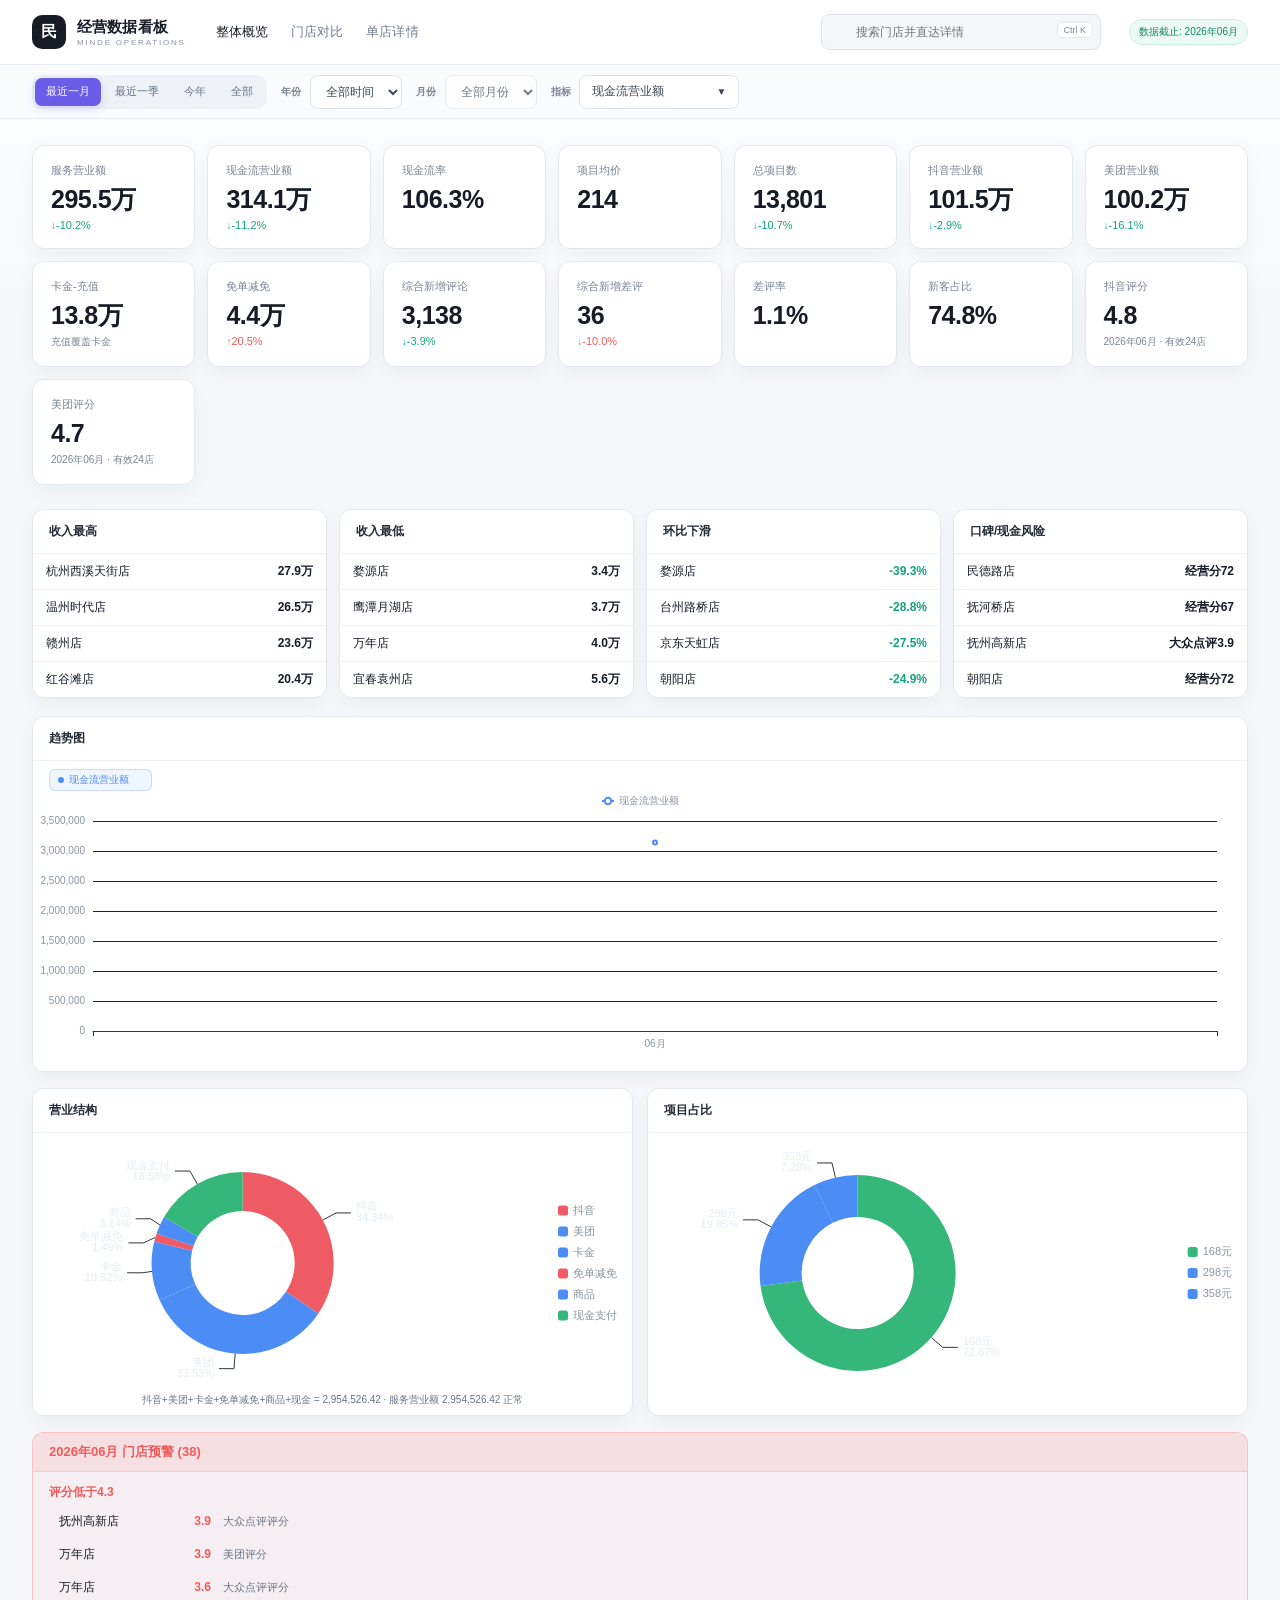
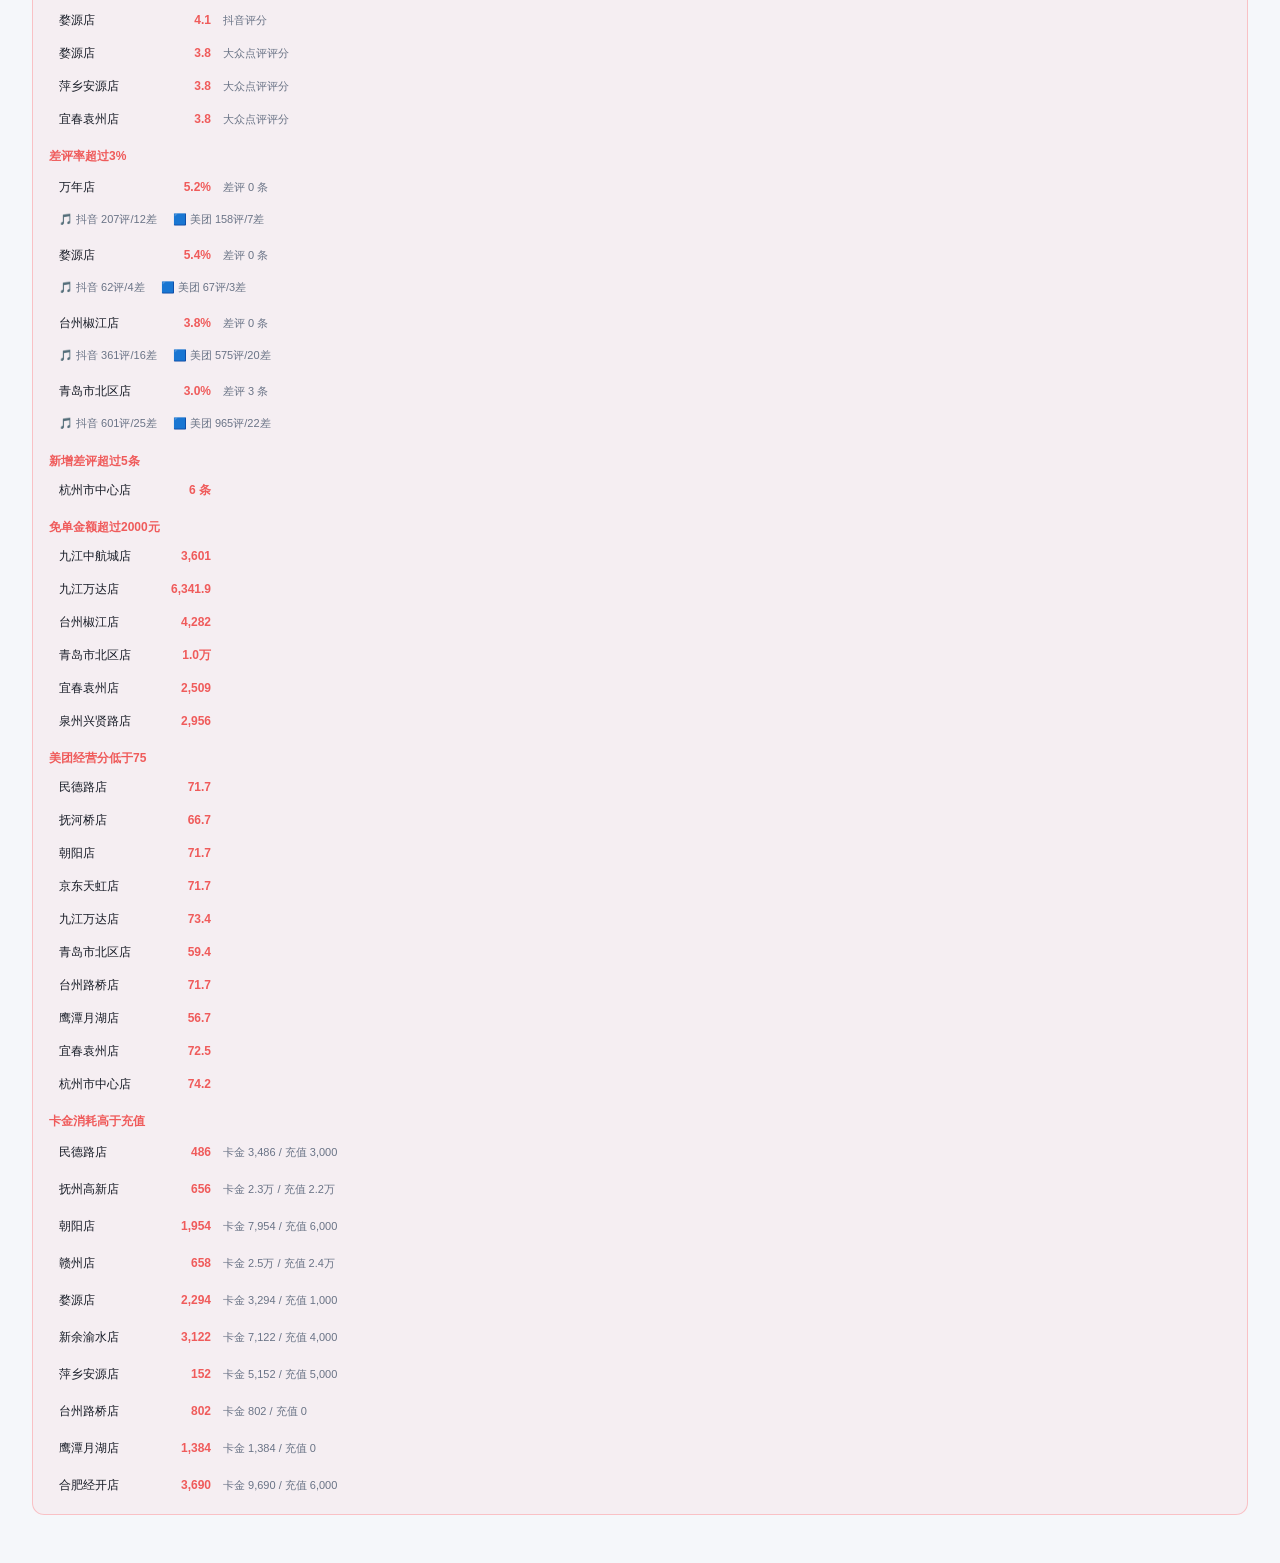
<file: dashboard-before-concept.html>
<!DOCTYPE html>
<html lang="zh">
<head>
<meta charset="UTF-8">
<meta name="viewport" content="width=device-width, initial-scale=1.0">
<title>民德搓澡堂 · 经营数据看板</title>
<script src="assets/echarts.min.js"></script>
<style>
:root {
  --bg: #090d14;
  --card: #121822;
  --card2: #19212e;
  --border: #273244;
  --text: #f2f5f9;
  --text2: #91a0b5;
  --gold: #e0ae4f;
  --gold2: #ffd477;
  --blue: #4a9eff;
  --green: #3fb950;
  --red: #f85149;
  --purple: #a371f7;
  --orange: #f0883e;
}
* { box-sizing: border-box; margin: 0; padding: 0; }
body {
  font-family: -apple-system, BlinkMacSystemFont, 'Segoe UI', Arial, sans-serif;
  background: var(--bg);
  color: var(--text);
  min-height: 100vh;
  background-image: radial-gradient(circle at 20% -10%, rgba(224,174,79,.11), transparent 34%), radial-gradient(circle at 95% 5%, rgba(76,140,245,.07), transparent 26%);
  font-variant-numeric: tabular-nums;
}
.header {
  background: rgba(12,17,25,.9);
  backdrop-filter: blur(18px);
  border-bottom: 1px solid var(--border);
  padding: 12px 28px;
  display: flex;
  align-items: center;
  gap: 24px;
  position: sticky;
  top: 0;
  z-index: 100;
}
.header h1 {
  font-size: 15px;
  font-weight: 700;
  color: var(--text);
  white-space: nowrap;
}
.brand { display:flex; align-items:center; gap:10px; }
.brand-mark { width:30px; height:30px; border-radius:9px; display:grid; place-items:center; color:#111722; font-weight:900; background:linear-gradient(145deg,var(--gold2),var(--gold)); box-shadow:0 6px 18px rgba(224,174,79,.18); }
.brand-copy { display:flex; flex-direction:column; gap:1px; }
.brand-copy small { color:var(--text2); font-size:9px; letter-spacing:1.5px; text-transform:uppercase; }
.tabs {
  display: flex;
  gap: 4px;
}
.tab {
  padding: 6px 16px;
  border-radius: 6px;
  font-size: 13px;
  cursor: pointer;
  color: var(--text2);
  background: transparent;
  border: none;
  transition: all 0.2s;
}
.tab:hover { color: var(--text); background: var(--card2); }
.tab.active { color: var(--text); background: rgba(224,174,79,.14); box-shadow:inset 0 0 0 1px rgba(224,174,79,.2); }

.global-search { position:relative; margin-left:auto; width:min(300px,24vw); }
.global-search input { width:100%; height:34px; padding:0 36px 0 34px; border:1px solid var(--border); border-radius:9px; background:rgba(255,255,255,.035); color:var(--text); outline:none; font-size:12px; transition:.2s; }
.global-search input:focus { border-color:rgba(224,174,79,.7); background:var(--card2); box-shadow:0 0 0 3px rgba(224,174,79,.09); }
.search-icon { position:absolute; left:11px; top:8px; color:var(--text2); font-size:14px; pointer-events:none; }
.search-shortcut { position:absolute; right:8px; top:8px; padding:2px 6px; border:1px solid var(--border); border-radius:5px; color:var(--text2); font-size:9px; pointer-events:none; }
.search-results { display:none; position:absolute; top:41px; left:0; right:0; padding:6px; border:1px solid var(--border); border-radius:11px; background:#151d29; box-shadow:0 18px 50px rgba(0,0,0,.48); z-index:1200; max-height:340px; overflow:auto; }
.search-results.open { display:block; }
.search-result { width:100%; display:flex; justify-content:space-between; align-items:center; gap:12px; padding:9px 10px; border:0; border-radius:7px; background:transparent; color:var(--text); text-align:left; }
.search-result:hover,.search-result.active { background:rgba(224,174,79,.1); }
.search-result small { color:var(--text2); font-size:10px; }
.search-empty { padding:18px 10px; text-align:center; color:var(--text2); font-size:12px; }

/* Filter bar */
.filter-bar {
  background: rgba(18,24,34,.82);
  backdrop-filter: blur(12px);
  border-bottom: 1px solid var(--border);
  padding: 10px 28px;
  display: flex;
  align-items: center;
  gap: 14px;
  flex-wrap: wrap;
  position: relative;
  z-index: 100;
}
.filter-group {
  display: flex;
  align-items: center;
  gap: 6px;
}
.filter-label {
  font-size: 10px;
  color: var(--text2);
  text-transform: uppercase;
  letter-spacing: 0.5px;
}
select, button {
  background: var(--card2);
  border: 1px solid var(--border);
  color: var(--text);
  padding: 7px 11px;
  border-radius: 7px;
  font-size: 12px;
}
button {
  cursor: pointer;
  background: rgba(76,140,245,0.15);
  border-color: var(--gold);
  color: var(--gold);
}
button:hover { background: rgba(76,140,245,0.25); }

/* Main layout */
.main { padding: 20px 28px 36px; max-width:1600px; margin:0 auto; }

/* KPI cards */
.kpi-grid {
  display: grid;
  grid-template-columns: repeat(auto-fit, minmax(160px, 1fr));
  gap: 12px;
  margin-bottom: 22px;
}
.kpi-card {
  background: linear-gradient(145deg,rgba(25,33,46,.88),rgba(15,21,30,.94));
  border: 1px solid var(--border);
  border-radius: 12px;
  padding: 16px 17px;
  min-height:94px;
  position:relative;
  overflow:hidden;
  transition:transform .18s,border-color .18s;
}
.kpi-card::after { content:''; position:absolute; left:0; top:16px; bottom:16px; width:2px; border-radius:3px; background:rgba(224,174,79,.55); }
.kpi-card:hover { transform:translateY(-2px); border-color:#3b4960; }
.kpi-label {
  font-size: 11px;
  color: var(--text2);
  margin-bottom: 4px;
}
.kpi-value {
  font-size: 23px;
  font-weight: 700;
  color: var(--text);
}
.kpi-value.gold { color: var(--gold); }
.kpi-value.green { color: var(--green); }
.kpi-value.red { color: var(--red); }
.kpi-change {
  font-size: 11px;
  margin-top: 2px;
}
.kpi-change.up { color: var(--green); }
.kpi-change.down { color: var(--red); }
.kpi-change .arrow { font-size: 10px; }
.kpi-sub { font-size: 10px; color: var(--text2); margin-top: 2px; }

/* KPI section collapse */
.kpi-section { margin-bottom: 12px; }
.kpi-section-header {
  display: flex; align-items: center; justify-content: space-between;
  padding: 7px 12px;
  background: rgba(255,255,255,0.02);
  border: 1px solid var(--border);
  border-radius: 8px 8px 0 0;
  font-size: 11px; color: var(--text2);
  user-select: none;
}
.kpi-section-body {
  display: grid;
  grid-template-columns: repeat(auto-fit, minmax(150px, 1fr));
  gap: 8px; padding: 10px;
  border: 1px solid var(--border); border-top: none;
  border-radius: 0 0 8px 8px;
}

/* Chart grid */
.chart-grid {
  display: grid;
  grid-template-columns: 1fr 1fr;
  gap: 12px;
  margin-bottom: 16px;
}
.chart-grid-3 {
  display: grid;
  grid-template-columns: 1fr 1fr 1fr;
  gap: 12px;
  margin-bottom: 16px;
}
.chart-card {
  background: rgba(18,24,34,.88);
  border: 1px solid var(--border);
  border-radius: 12px;
  overflow: hidden;
}
.chart-card-title {
  font-size: 12px;
  font-weight: 600;
  color: var(--text);
  padding: 13px 16px;
  border-bottom: 1px solid var(--border);
  background: rgba(255,255,255,0.02);
  letter-spacing: 0.2px;
}
.chart { height: 280px; }
.chart-sm { height: 220px; }

/* Table */
.table-card {
  background: var(--card);
  border: 1px solid var(--border);
  border-radius: 10px;
  overflow: hidden;
}
table {
  width: 100%;
  border-collapse: separate;
  border-spacing: 0;
  font-size: 12px;
}
th {
  background: var(--card2);
  color: var(--text2);
  font-weight: 500;
  text-align: right;
  padding: 8px 12px;
  border-bottom: 1px solid var(--border);
  white-space: nowrap;
  position: sticky;
  top: 0;
  z-index: 5;
  box-shadow: 0 1px 0 var(--border);
}
th:first-child { text-align: left; }
td {
  padding: 7px 12px;
  border-bottom: 1px solid rgba(255,255,255,0.04);
  text-align: right;
  color: var(--text);
}
td:first-child { text-align: left; color: var(--text); }
tr:last-child td { border-bottom: none; }
tr:hover td { background: rgba(255,255,255,0.03); }
.num { font-variant-numeric: tabular-nums; }
.total-row td {
  font-weight: 700;
  background: rgba(76,140,245,0.08);
  color: var(--gold);
}
.red { color: var(--red); }
.green { color: var(--green); }
.gold { color: var(--gold); }

/* Section title */
.section-title {
  font-size: 13px;
  font-weight: 600;
  color: var(--text2);
  padding: 8px 0;
  margin-bottom: 8px;
  border-bottom: 1px solid var(--border);
}

/* Overview diagnosis */
.insight-grid {
  display: grid;
  grid-template-columns: repeat(4, minmax(0, 1fr));
  gap: 10px;
  margin-bottom: 16px;
}
.insight-card {
  background: rgba(18,24,34,.88);
  border: 1px solid var(--border);
  border-radius: 12px;
  overflow: hidden;
}
.insight-title {
  padding: 9px 12px;
  font-size: 12px;
  font-weight: 600;
  color: var(--text2);
  border-bottom: 1px solid var(--border);
  background: rgba(255,255,255,0.02);
}
.insight-row {
  display: flex;
  align-items: center;
  justify-content: space-between;
  gap: 10px;
  padding: 8px 12px;
  border-bottom: 1px solid rgba(255,255,255,0.04);
  font-size: 12px;
}
.insight-row[data-store] { cursor:pointer; transition:background .15s; }
.insight-row[data-store]:hover { background:rgba(224,174,79,.08); }
.insight-row[data-store] .name::after { content:' →'; color:transparent; transition:.15s; }
.insight-row[data-store]:hover .name::after { color:var(--gold); }
.insight-row:last-child { border-bottom: none; }
.insight-row .name {
  color: var(--text);
  min-width: 0;
  overflow: hidden;
  text-overflow: ellipsis;
  white-space: nowrap;
}
.insight-row .val {
  color: var(--gold);
  font-weight: 700;
  font-variant-numeric: tabular-nums;
  white-space: nowrap;
}
.insight-row .bad { color: var(--red); }
.insight-row .good { color: var(--green); }
.insight-empty {
  padding: 14px 12px;
  font-size: 12px;
  color: var(--text2);
}

.compare-summary {
  margin-bottom: 16px;
}
.compare-summary-header {
  display: flex;
  align-items: baseline;
  justify-content: space-between;
  gap: 12px;
  padding: 10px 14px;
  border-bottom: 1px solid var(--border);
  background: rgba(255,255,255,0.02);
}
.compare-summary-title {
  font-size: 12px;
  font-weight: 600;
  color: var(--text2);
}
.compare-summary-sub {
  font-size: 11px;
  color: var(--text2);
}
.compare-summary-grid {
  display: grid;
  grid-template-columns: 1fr 1fr 220px;
  gap: 10px;
  padding: 12px;
}
.median-box {
  min-height: 100%;
  display: flex;
  flex-direction: column;
  justify-content: center;
  align-items: center;
  border: 1px solid rgba(76,140,245,0.25);
  border-radius: 8px;
  background: rgba(76,140,245,0.06);
}
.median-label {
  font-size: 11px;
  color: var(--text2);
  margin-bottom: 6px;
}
.median-value {
  font-size: 24px;
  font-weight: 700;
  color: var(--gold);
  font-variant-numeric: tabular-nums;
}

/* Store detail header */
.store-selector {
  background: var(--card);
  border: 1px solid var(--border);
  border-radius: 10px;
  padding: 16px;
  margin-bottom: 16px;
  display: flex;
  gap: 16px;
  align-items: center;
}
.store-selector select { font-size: 14px; padding: 8px 14px; min-width: 180px; }
.store-export { margin-left: auto; display: flex; gap: 8px; align-items: center; }

/* Multi-select dropdown */
.dropdown {
  position: relative;
  display: inline-block;
}
.dropdown-btn {
  background: var(--card2);
  border: 1px solid var(--border);
  color: var(--text);
  padding: 6px 12px;
  border-radius: 6px;
  font-size: 12px;
  cursor: pointer;
  min-width: 160px;
  text-align: left;
  display: flex;
  justify-content: space-between;
  align-items: center;
}
.dropdown-btn:hover { border-color: var(--gold); }
.dropdown-content {
  display: none;
  position: absolute;
  background: var(--card2);
  border: 1px solid var(--border);
  border-radius: 8px;
  min-width: 220px;
  max-height: 320px;
  overflow-y: auto;
  z-index: 1000;
  box-shadow: 0 8px 32px rgba(0,0,0,0.4);
}
.dropdown.open .dropdown-content { display: block; }
.dropdown-item {
  padding: 8px 14px;
  cursor: pointer;
  font-size: 12px;
  display: flex;
  align-items: center;
  gap: 8px;
}
.dropdown-item:hover { background: rgba(76,140,245,0.1); }
.dropdown-item input[type=checkbox] { accent-color: var(--gold); }
.dropdown-footer {
  padding: 8px 14px;
  border-top: 1px solid var(--border);
  display: flex;
  gap: 8px;
}
.dropdown-footer button {
  font-size: 11px;
  padding: 3px 8px;
  flex: 1;
}

/* Tab content */
.tab-content { display: none; }
.tab-content.active { display: block; }

/* Metric tags - color coded */
.metric-tags {
  display: flex;
  flex-wrap: wrap;
  gap: 4px;
  padding: 6px 0;
}
.metric-tag {
  padding: 2px 10px;
  border-radius: 4px;
  font-size: 11px;
  display: inline-flex;
  align-items: center;
  gap: 5px;
  cursor: default;
  transition: all 0.15s;
  border: 1px solid transparent;
}
.metric-tag:hover { opacity: 0.85; }
.metric-tag .dot {
  width: 8px; height: 8px;
  border-radius: 50%;
  flex-shrink: 0;
}
.metric-tag .remove {
  font-size: 13px;
  line-height: 1;
  opacity: 0;
  cursor: pointer;
  margin-left: 2px;
  transition: opacity 0.15s;
  color: inherit;
}
.metric-tag:hover .remove { opacity: 0.7; }
.metric-tag .remove:hover { opacity: 1; }
.metric-tag.empty { color: var(--text2); font-style: italic; cursor: default; border: none; background: none; }

/* Metric group */
.metric-group {
  border: 1px solid var(--border);
  border-radius: 8px;
  margin-bottom: 8px;
  overflow: hidden;
}
.metric-group-header {
  background: rgba(255,255,255,0.02);
  padding: 8px 12px;
  font-size: 11px;
  color: var(--text2);
  cursor: default;
  display: flex;
  justify-content: space-between;
  align-items: center;
}
.metric-group-items {
  padding: 6px;
}
.metric-item {
  padding: 5px 8px;
  font-size: 12px;
  cursor: pointer;
  border-radius: 4px;
  display: flex;
  align-items: center;
  gap: 6px;
  color: var(--text2);
}
.metric-item:hover { background: rgba(76,140,245,0.1); color: var(--text); }
.metric-item input[type=checkbox] { accent-color: var(--gold); }
.metric-item.selected { color: var(--gold); }

/* Score badge */
.score-badge {
  display: inline-block;
  padding: 2px 6px;
  border-radius: 4px;
  font-size: 11px;
  font-weight: 600;
}
.score-high { background: rgba(53,183,121,0.2); color: var(--green); }
.score-mid { background: rgba(240,140,62,0.2); color: var(--orange); }
.score-low { background: rgba(239,91,100,0.2); color: var(--red); }

/* Preset buttons */
.presets { display:flex; gap:4px; }
.preset-btn {
  padding:4px 10px; border-radius:6px; font-size:11px; cursor:pointer;
  background:var(--card2); border:1px solid var(--border); color:var(--text2);
  transition:all 0.2s;
}
.preset-btn:hover { border-color:var(--gold); color:var(--text); }
.preset-btn.active { background:rgba(76,140,245,0.2); border-color:var(--gold); color:var(--gold); }
.preset-btn .badge { font-size:9px; color:var(--text2); margin-left:3px; }

/* Store search */
.store-search {
  position:sticky; top:0; z-index:2; padding:8px 10px;
  background:var(--card2); border-bottom:1px solid var(--border);
}
.store-search input {
  width:100%; padding:5px 10px; border-radius:6px; font-size:12px;
  background:var(--card); border:1px solid var(--border); color:var(--text);
  outline:none; box-sizing:border-box;
}
.store-search input:focus { border-color:var(--gold); }
.store-search input::placeholder { color:var(--text2); }

/* Export button */
.export-btn {
  padding:5px 12px; border-radius:6px; font-size:11px; cursor:pointer;
  background:rgba(76,140,245,0.15); border:1px solid var(--blue); color:var(--blue);
  transition:all 0.2s; margin-left:auto;
}
.export-btn:hover { background:rgba(76,140,245,0.25); }

/* Data quality indicators */
.data-missing {
  background:rgba(239,91,100,0.08); border:1px solid rgba(239,91,100,0.3);
  border-radius:8px; padding:10px 14px; color:var(--red); font-size:12px;
  margin-bottom:12px; display:flex; align-items:center; gap:8px;
}
.kpi-card.no-data { opacity:0.4; }

/* Alerts section */
.alert-section {
  margin-top: 16px;
  border: 1px solid var(--red);
  border-radius: 10px;
  background: rgba(239,91,100,0.05);
  overflow: hidden;
}
.alert-header {
  display: flex; align-items: center; gap: 8px;
  padding: 10px 16px;
  background: rgba(239,91,100,0.1);
  color: var(--red);
  font-size: 13px; font-weight: 600;
  border-bottom: 1px solid rgba(239,91,100,0.15);
}
.alert-body { padding: 12px 16px; }
.alert-group { margin-bottom: 14px; }
.alert-group:last-child { margin-bottom: 0; }
.alert-group-title {
  font-size: 12px; font-weight: 600;
  color: var(--orange);
  margin-bottom: 6px;
  display: flex; align-items: center; gap: 6px;
}
.alert-store {
  display: flex; align-items: center; gap: 12px;
  padding: 6px 10px;
  border-radius: 6px;
  font-size: 12px;
  background: rgba(255,255,255,0.03);
  margin-bottom: 4px;
}
.alert-store:last-child { margin-bottom: 0; }
.alert-store .name { color: var(--text); font-weight: 500; min-width: 80px; }
.alert-store .val { color: var(--red); font-weight: 600; min-width: 60px; text-align: right; }
.alert-store .detail { color: var(--text2); font-size: 11px; }
.alert-none {
  color: var(--green); font-size: 12px;
  padding: 8px 0; text-align: center;
}

/* Freshness badge */
.freshness {
  font-size:10px; color:var(--text2); white-space:nowrap; padding:5px 9px; border-radius:99px; background:rgba(53,183,121,.08); border:1px solid rgba(53,183,121,.14);
}

@media (max-width: 900px) {
  .global-search { width:220px; }
  .chart-grid, .chart-grid-3 { grid-template-columns: 1fr; }
  .kpi-grid { grid-template-columns: repeat(3, 1fr); }
  .insight-grid { grid-template-columns: repeat(2, minmax(0, 1fr)); }
  .compare-summary-grid { grid-template-columns: 1fr; }
}
@media (max-width: 600px) {
  .header { align-items: flex-start; flex-direction: column; gap: 10px; padding: 12px 14px; }
  .tabs { width: 100%; overflow-x: auto; }
  .global-search { width:100%; order:3; }
  .freshness { position:absolute; right:14px; top:14px; }
  .filter-bar { padding: 10px 14px; align-items: stretch; }
  .filter-group { width: 100%; justify-content: space-between; }
  .filter-group select, .dropdown { flex: 1; min-width: 0; }
  .kpi-grid { grid-template-columns: repeat(2, minmax(0, 1fr)); }
  .insight-grid { grid-template-columns: 1fr; }
  .chart { height: 240px; }
  .table-card { overflow-x: auto; }
}

/* 2026 visual refresh: restrained executive dashboard */
:root {
  --bg: #080b10;
  --card: #111720;
  --card2: #171f2b;
  --border: rgba(148, 163, 184, .14);
  --text: #f5f7fa;
  --text2: #8f9bad;
  --gold: #d9ad62;
  --gold2: #f0cf8a;
  --blue: #63a9ff;
  --green: #49c782;
  --red: #ff6b70;
  --purple: #a88bfa;
  --orange: #f3a35c;
  --shadow: 0 18px 50px rgba(0,0,0,.24);
}
body {
  letter-spacing: .01em;
  background-color: var(--bg);
  background-image:
    radial-gradient(900px 440px at 8% -8%, rgba(217,173,98,.12), transparent 60%),
    radial-gradient(760px 420px at 100% 0%, rgba(55,105,170,.10), transparent 62%),
    linear-gradient(180deg, #0a0e14 0%, #080b10 55%, #070a0e 100%);
}
.header {
  min-height: 66px;
  padding: 0 34px;
  gap: 30px;
  background: rgba(8,11,16,.82);
  border-bottom-color: rgba(255,255,255,.08);
  box-shadow: 0 10px 32px rgba(0,0,0,.18);
}
.brand-mark {
  width: 36px; height: 36px; border-radius: 11px;
  background: linear-gradient(145deg,#f2d392,#bd8738);
  box-shadow: 0 8px 24px rgba(217,173,98,.22), inset 0 1px rgba(255,255,255,.5);
}
.header h1 { font-size: 16px; letter-spacing: .04em; }
.brand-copy small { color:#69778a; letter-spacing:2px; }
.tabs { align-self:stretch; align-items:center; gap:2px; }
.tab {
  height: 38px; padding: 0 17px; border-radius: 10px;
  font-weight: 600; letter-spacing: .02em;
}
.tab.active {
  color: var(--gold2);
  background: linear-gradient(180deg,rgba(217,173,98,.14),rgba(217,173,98,.07));
  box-shadow: inset 0 0 0 1px rgba(217,173,98,.18), 0 6px 18px rgba(0,0,0,.12);
}
.global-search input {
  height: 38px; border-radius: 11px;
  background: rgba(255,255,255,.045);
  box-shadow: inset 0 1px rgba(255,255,255,.025);
}
.search-icon { top:10px; }
.search-shortcut { top:9px; }
.freshness { padding:6px 10px; background:rgba(73,199,130,.075); }
.filter-bar {
  min-height: 58px; padding: 10px 34px; gap: 16px;
  background: rgba(14,19,27,.78);
  border-bottom-color: rgba(255,255,255,.065);
  box-shadow: 0 8px 24px rgba(0,0,0,.08);
}
.filter-group { gap:8px; }
.filter-label { color:#78869a; font-weight:700; letter-spacing:.09em; }
select, button, .dropdown-btn {
  min-height: 34px; border-radius: 9px;
  background: rgba(255,255,255,.05);
  border-color: rgba(148,163,184,.17);
  transition: border-color .18s, background .18s, transform .18s, box-shadow .18s;
}
select:hover, .dropdown-btn:hover { border-color:rgba(217,173,98,.5); background:rgba(255,255,255,.07); }
button:hover { transform:translateY(-1px); }
.preset-btn { min-height:32px; border-radius:9px; padding:4px 12px; }
.preset-btn.active {
  background:linear-gradient(180deg,rgba(217,173,98,.18),rgba(217,173,98,.1));
  border-color:rgba(217,173,98,.5); color:var(--gold2);
}
.main { padding: 28px 34px 48px; max-width:1680px; }
.kpi-grid { gap:14px; margin-bottom:26px; }
.kpi-card {
  min-height:112px; padding:19px 20px 17px;
  border-radius:16px;
  background:
    linear-gradient(145deg,rgba(27,35,48,.93),rgba(14,19,27,.96));
  border-color:rgba(148,163,184,.13);
  box-shadow: 0 14px 36px rgba(0,0,0,.16), inset 0 1px rgba(255,255,255,.025);
}
.kpi-card::before {
  content:''; position:absolute; inset:0;
  background:radial-gradient(340px 120px at 100% 0%,rgba(217,173,98,.07),transparent 68%);
  pointer-events:none;
}
.kpi-card::after { top:20px; bottom:20px; width:3px; background:linear-gradient(var(--gold2),var(--gold)); }
.kpi-card:hover { transform:translateY(-3px); border-color:rgba(217,173,98,.3); box-shadow:0 20px 48px rgba(0,0,0,.25); }
.kpi-label { font-size:11px; font-weight:600; letter-spacing:.04em; margin-bottom:8px; }
.kpi-value { font-size:26px; line-height:1.15; letter-spacing:-.025em; }
.kpi-sub, .kpi-change { margin-top:7px; }
.chart-grid, .chart-grid-3 { gap:16px; margin-bottom:18px; }
.chart-card, .table-card, .insight-card, .store-selector {
  border-radius:16px;
  background:linear-gradient(155deg,rgba(20,27,38,.94),rgba(14,19,27,.97));
  border-color:rgba(148,163,184,.13);
  box-shadow:var(--shadow), inset 0 1px rgba(255,255,255,.025);
}
.chart-card-title {
  min-height:48px; padding:15px 18px;
  font-size:13px; letter-spacing:.03em;
  background:linear-gradient(180deg,rgba(255,255,255,.025),transparent);
  border-bottom-color:rgba(148,163,184,.1);
}
.insight-grid { gap:14px; margin-bottom:20px; }
.insight-title { padding:12px 14px; color:#a8b2c0; }
.insight-row { padding:10px 14px; }
.section-title { font-size:12px; text-transform:uppercase; letter-spacing:.1em; }
.table-card { border-radius:16px; }
th { height:42px; background:#171e29; color:#9ba7b7; }
td { padding-top:9px; padding-bottom:9px; }
tr:hover td { background:rgba(217,173,98,.045); }
.dropdown-content, .search-results {
  border-radius:13px; background:#151c27;
  border-color:rgba(148,163,184,.18);
  box-shadow:0 24px 70px rgba(0,0,0,.48);
}
.alert-section { border-radius:16px; border-color:rgba(255,107,112,.35); }

@media (max-width: 900px) {
  .header { padding-left:20px; padding-right:20px; gap:18px; }
  .filter-bar, .main { padding-left:20px; padding-right:20px; }
}
@media (max-width: 600px) {
  .header { min-height:auto; padding:14px 16px; }
  .filter-bar { padding:12px 16px; }
  .main { padding:20px 16px 36px; }
  .tab { flex:0 0 auto; }
  .kpi-grid { gap:10px; }
  .kpi-card { min-height:102px; padding:16px 15px; border-radius:13px; }
  .kpi-value { font-size:21px; }
  .chart-card, .table-card, .insight-card { border-radius:13px; }
}

/* Launch-stage finish: dimensional glass, ambient light and restrained motion */
body::before,
body::after {
  content:'';
  position:fixed;
  width:46vw;
  height:46vw;
  border-radius:50%;
  filter:blur(110px);
  opacity:.14;
  pointer-events:none;
  z-index:-1;
  animation:ambientDrift 16s ease-in-out infinite alternate;
}
body::before { left:-18vw; top:10vh; background:#cb963f; }
body::after { right:-20vw; top:4vh; background:#315ea8; animation-delay:-7s; }
@keyframes ambientDrift {
  from { transform:translate3d(0,-2%,0) scale(.96); }
  to { transform:translate3d(5%,7%,0) scale(1.08); }
}
.header {
  background:linear-gradient(180deg,rgba(13,17,24,.9),rgba(8,11,16,.78));
  border-bottom:1px solid transparent;
  border-image:linear-gradient(90deg,transparent,rgba(240,207,138,.22),rgba(99,169,255,.15),transparent) 1;
  backdrop-filter:blur(28px) saturate(145%);
  -webkit-backdrop-filter:blur(28px) saturate(145%);
}
.brand-mark { position:relative; overflow:hidden; }
.brand-mark::after {
  content:''; position:absolute; inset:-60% -120%;
  background:linear-gradient(105deg,transparent 38%,rgba(255,255,255,.72) 49%,transparent 60%);
  animation:brandSheen 5.5s ease-in-out infinite;
}
@keyframes brandSheen {
  0%,58% { transform:translateX(-38%); opacity:0; }
  68% { opacity:.8; }
  84%,100% { transform:translateX(38%); opacity:0; }
}
.filter-bar {
  background:linear-gradient(90deg,rgba(17,23,32,.76),rgba(12,17,25,.66));
  backdrop-filter:blur(22px) saturate(135%);
  -webkit-backdrop-filter:blur(22px) saturate(135%);
}
.tab, .preset-btn, select, button, .dropdown-btn { position:relative; overflow:hidden; }
.tab::after, .preset-btn::after, button::after {
  content:''; position:absolute; inset:0;
  background:linear-gradient(110deg,transparent 20%,rgba(255,255,255,.10) 48%,transparent 76%);
  transform:translateX(-130%); transition:transform .55s ease;
  pointer-events:none;
}
.tab:hover::after, .preset-btn:hover::after, button:hover::after { transform:translateX(130%); }
.tab.active { box-shadow:inset 0 1px rgba(255,255,255,.1),0 8px 28px rgba(217,173,98,.09); }
.global-search input {
  background:linear-gradient(180deg,rgba(255,255,255,.06),rgba(255,255,255,.025));
  border-color:rgba(255,255,255,.1);
  backdrop-filter:blur(16px);
}
.global-search input:focus { box-shadow:0 0 0 3px rgba(217,173,98,.08),0 10px 30px rgba(0,0,0,.22); }
.freshness { box-shadow:inset 0 1px rgba(255,255,255,.055),0 0 22px rgba(73,199,130,.055); }
.main { position:relative; }
.kpi-card, .chart-card, .table-card, .insight-card, .store-selector, .kpi-section-body {
  backdrop-filter:blur(18px) saturate(125%);
  -webkit-backdrop-filter:blur(18px) saturate(125%);
}
.kpi-card {
  background:
    radial-gradient(240px 100px at 100% 0%,rgba(99,169,255,.075),transparent 72%),
    linear-gradient(145deg,rgba(31,40,54,.82),rgba(13,18,26,.88));
  box-shadow:0 18px 50px rgba(0,0,0,.22),inset 0 1px rgba(255,255,255,.07),inset 0 -1px rgba(0,0,0,.25);
}
.kpi-card::before {
  background:
    linear-gradient(115deg,transparent 18%,rgba(255,255,255,.035) 42%,transparent 62%),
    radial-gradient(340px 120px at 100% 0%,rgba(217,173,98,.095),transparent 68%);
  transform:translateX(-15%);
  transition:transform .7s ease,opacity .35s;
}
.kpi-card:hover::before { transform:translateX(16%); }
.kpi-card:hover {
  border-color:rgba(240,207,138,.34);
  box-shadow:0 26px 68px rgba(0,0,0,.3),0 0 34px rgba(217,173,98,.055),inset 0 1px rgba(255,255,255,.09);
}
.kpi-value { text-shadow:0 4px 22px rgba(245,247,250,.055); }
.kpi-value.gold { text-shadow:0 5px 24px rgba(217,173,98,.2); }
.kpi-value.green { text-shadow:0 5px 24px rgba(73,199,130,.16); }
.chart-card, .table-card, .insight-card {
  background:
    linear-gradient(150deg,rgba(25,33,45,.76),rgba(12,17,24,.88));
  box-shadow:0 22px 64px rgba(0,0,0,.22),inset 0 1px rgba(255,255,255,.055);
  transition:transform .28s ease,border-color .28s ease,box-shadow .28s ease;
}
.chart-card:hover, .insight-card:hover {
  transform:translateY(-2px);
  border-color:rgba(148,163,184,.24);
  box-shadow:0 28px 74px rgba(0,0,0,.28),inset 0 1px rgba(255,255,255,.07);
}
.chart-card-title, .insight-title, .kpi-section-header {
  position:relative;
  background:linear-gradient(90deg,rgba(255,255,255,.035),transparent 72%);
}
.chart-card-title::before, .insight-title::before {
  content:''; display:inline-block; width:5px; height:5px; margin-right:9px;
  border-radius:50%; vertical-align:2px; background:var(--gold2);
  box-shadow:0 0 12px rgba(240,207,138,.65);
}
.kpi-section-body {
  background:linear-gradient(150deg,rgba(20,27,38,.52),rgba(10,14,20,.68));
  border-color:rgba(148,163,184,.11);
}
.insight-row[data-store]:hover { background:linear-gradient(90deg,rgba(217,173,98,.09),rgba(99,169,255,.035)); }
tr:hover td { background:linear-gradient(90deg,rgba(217,173,98,.055),rgba(99,169,255,.025)); }
.dropdown-content, .search-results {
  background:linear-gradient(150deg,rgba(25,33,45,.96),rgba(12,17,24,.97));
  backdrop-filter:blur(28px) saturate(140%);
}
@media (prefers-reduced-motion: reduce) {
  *, *::before, *::after { animation:none !important; transition-duration:.01ms !important; }
}
</style>
<link rel="stylesheet" href="ui-refresh.css">
</head>
<body>

<div class="header">
  <div class="brand">
    <div class="brand-mark">民</div>
    <div class="brand-copy"><h1>经营数据看板</h1><small>MINDE OPERATIONS</small></div>
  </div>
  <div class="tabs">
    <button class="tab active" data-tab="overview">整体概览</button>
    <button class="tab" data-tab="compare">门店对比</button>
    <button class="tab" data-tab="detail">单店详情</button>
  </div>
  <div class="global-search">
    <span class="search-icon">⌕</span>
    <input id="global-search-input" type="search" autocomplete="off" placeholder="搜索门店并直达详情" aria-label="搜索门店">
    <span class="search-shortcut">Ctrl K</span>
    <div class="search-results" id="global-search-results"></div>
  </div>
  <span class="freshness" id="freshness-badge">加载中...</span>
</div>

<!-- ==================== 整体概览 ==================== -->
<div id="tab-overview" class="tab-content active">

  <div class="filter-bar">
    <div class="presets" id="preset-btns">
      <button class="preset-btn active" data-preset="latestMonth">最近一月</button>
      <button class="preset-btn" data-preset="latestQuarter">最近一季</button>
      <button class="preset-btn" data-preset="ytd">今年</button>
      <button class="preset-btn" data-preset="all">全部</button>
    </div>
    <div class="filter-group">
      <span class="filter-label">年份</span>
      <select id="filter-year"></select>
    </div>
    <div class="filter-group">
      <span class="filter-label">月份</span>
      <select id="filter-month"></select>
    </div>
    <div class="filter-group">
      <span class="filter-label">指标</span>
      <div class="dropdown" id="trend-metric-dropdown">
        <div class="dropdown-btn" id="trend-metric-btn" onclick="toggleDropdown('trend-metric-dropdown')">
          <span id="trend-metric-count">选择指标（可多选）</span>
          <span style="font-size:10px;">▼</span>
        </div>
        <div class="dropdown-content" id="trend-metric-list"></div>
      </div>
    </div>
  </div>

  <div class="main">
    <div class="kpi-grid" id="overview-kpi"></div>
    <div class="insight-grid" id="overview-insights"></div>
    <div class="chart-grid">
      <div class="chart-card" style="grid-column:1/-1;">
        <div class="chart-card-title" id="trend-chart-title">趋势图</div>
        <div style="margin-bottom:8px;" id="trend-metric-tags"></div>
        <div class="chart" id="chart-trend" style="height:280px;"></div>
      </div>
    </div>
    <div class="chart-grid">
      <div class="chart-card">
        <div class="chart-card-title">营业结构</div>
        <div class="chart" id="chart-revenue-pie" style="height:260px;"></div>
        <div id="revenue-check" style="font-size:10px;color:var(--text2);text-align:center;padding:0 10px 8px;"></div>
      </div>
      <div class="chart-card">
        <div class="chart-card-title">项目占比</div>
        <div class="chart" id="chart-project-pie"></div>
      </div>
    </div>
    <div id="overview-alerts"></div>
  </div>
</div>

<!-- ==================== 门店对比 ==================== -->
<div id="tab-compare" class="tab-content">

  <div class="filter-bar">
    <div class="presets" id="compare-preset-btns">
      <button class="preset-btn active" data-preset="latestMonth" onclick="setComparePreset('latestMonth')">最近一月</button>
      <button class="preset-btn" data-preset="latestQuarter" onclick="setComparePreset('latestQuarter')">最近一季</button>
      <button class="preset-btn" data-preset="ytd" onclick="setComparePreset('ytd')">今年</button>
      <button class="preset-btn" data-preset="all" onclick="setComparePreset('all')">全部</button>
    </div>
    <div class="filter-group">
      <span class="filter-label">门店</span>
      <div class="dropdown" id="compare-store-dropdown">
        <div class="dropdown-btn" id="compare-store-btn" onclick="toggleDropdown('compare-store-dropdown')">
          <span id="compare-store-count">选择门店</span>
          <span style="font-size:10px;">▼</span>
        </div>
        <div class="dropdown-content" id="compare-store-list"></div>
      </div>
    </div>
    <div class="filter-group">
      <span class="filter-label">起始月</span>
      <select id="compare-start"></select>
    </div>
    <div class="filter-group">
      <span class="filter-label">截止月</span>
      <select id="compare-end"></select>
    </div>
    <div class="filter-group">
      <span class="filter-label">指标</span>
      <div class="dropdown" id="compare-metric-dropdown">
        <div class="dropdown-btn" id="compare-metric-btn" onclick="toggleDropdown('compare-metric-dropdown')">
          <span id="compare-metric-count">选择指标</span>
          <span style="font-size:10px;">▼</span>
        </div>
        <div class="dropdown-content" id="compare-metric-list" style="min-width:260px;"></div>
      </div>
    </div>
    <button onclick="compareRestoreDefault()">恢复默认</button>
  </div>

  <div class="main">
    <div id="compare-metric-tags" class="metric-tags"></div>

    <div class="kpi-grid" id="compare-kpi"></div>
    <div class="chart-card" style="margin-bottom:16px;">
      <div class="chart-card-title">门店对比柱状图</div>
      <div class="chart" id="chart-compare-bar"></div>
    </div>
    <div class="chart-card compare-summary" id="compare-summary"></div>
    <div class="table-card">
      <div class="chart-card-title" style="display:flex;align-items:center;gap:8px;">
        <span>对比数据明细</span>
        <button class="export-btn" onclick="exportCSV()">导出CSV</button>
      </div>
      <div class="table-scroll" style="max-height:400px;overflow-y:auto;">
        <table>
          <thead id="compare-table-head"></thead>
          <tbody id="compare-table-body"></tbody>
        </table>
      </div>
    </div>
  </div>
</div>

<!-- ==================== 单店详情 ==================== -->
<div id="tab-detail" class="tab-content">

  <div class="filter-bar">
    <div class="filter-group">
      <span class="filter-label">门店</span>
      <select id="detail-store"></select>
    </div>
    <div class="filter-group">
      <span class="filter-label">粒度</span>
      <select id="detail-granularity">
        <option value="月">月</option>
        <option value="季">季</option>
        <option value="年">年</option>
      </select>
    </div>
    <div class="filter-group">
      <span class="filter-label">时段</span>
      <select id="detail-month"></select>
    </div>
    <button class="export-btn" onclick="detailExportCSV()" style="margin-left:auto;">导出CSV</button>
  </div>

  <div class="main">
    <div class="kpi-grid" id="detail-kpi"></div>

    <div class="chart-grid">
      <div class="chart-card"><div class="chart-card-title">营业结构</div><div class="chart" id="chart-detail-revenue-pie"></div></div>
      <div class="chart-card"><div class="chart-card-title">项目占比</div><div class="chart" id="chart-detail-project-pie"></div></div>
    </div>
    <div class="chart-grid">
      <div class="chart-card"><div class="chart-card-title">各月营业额趋势</div><div class="chart" id="chart-detail-revenue-trend"></div></div>
      <div class="chart-card"><div class="chart-card-title">项目数趋势</div><div class="chart" id="chart-detail-project-trend"></div></div>
    </div>
    <div class="chart-grid">
      <div class="chart-card"><div class="chart-card-title">评论与差评趋势</div><div class="chart" id="chart-detail-comment-trend"></div></div>
      <div class="chart-card"><div class="chart-card-title">线上流量趋势</div><div class="chart" id="chart-detail-traffic-trend"></div></div>
    </div>
    <div class="chart-grid">
      <div class="chart-card"><div class="chart-card-title">转化率趋势</div><div class="chart" id="chart-detail-convert-trend"></div></div>
      <div class="chart-card"><div class="chart-card-title">新客占比趋势</div><div class="chart" id="chart-detail-new-customer"></div></div>
    </div>
    <div class="chart-card">
      <div class="chart-card-title">卡金消耗 vs 充值</div>
      <div class="chart" id="chart-detail-cardgold"></div>
    </div>
  </div>
</div>

<script>
// ============================================================
// 数据加载
// ============================================================
let ALL_DATA = {};
let STORES = [];
let DATES = [];
let METRICS = [];

// 门店显示顺序（按门店列表-2024.xlsx）
const STORE_ORDER = [
  '民德路店','红谷滩店','抚河桥店','抚州高新店',
  '朝阳店','京东天虹店','赣州店','万年店',
  '九江中航城店','九江万达店','婺源店','杭州西溪天街店',
  '新余渝水店','台州椒江店','赣州南康店','青岛市北区店',
  '萍乡安源店','温州时代店','台州路桥店','鹰潭月湖店',
  '宜春袁州店','杭州市中心店','合肥经开店','泉州兴贤路店',
  '福州世欧王庄五里亭店'
];

// spec指标名 → JSON字段名 映射
const FIELD_MAP = {
  '服务营业额':'服务营业额','现金流营业额':'现金流营业额',
  '抖音营业额':'抖音','美团营业额':'美团','卡金':'卡金','充值':'充值','商品营业额':'商品营业额',
  '开卡':'开卡','续充':'续充','免单减免':'免单+减免',
  '项目数':'项目数','168项目数':'168项目数','298项目数':'298项目数','358项目数':'358项目数','大钟占比':'大钟占比（298+358）',
  '抖音新增评论':'抖音新增评论','抖音总评论':'抖音总评论数','抖音新增差评':'抖音新增差评','抖音总中差评':'抖音总中差评数','抖音评价回复率':'抖音评价回复率',
  '美团新增评论':'美团新增评论','美团总评价':'美团总评价数','美团新增差评':'美团新增差评','美团总差评':'美团总差评数',
  '综合新增评论':'综合新增评论','综合新增差评':'综合新增差评','总评论数':'总评论数','总差评数':'总差评数','差评率':'差评率',
  '抖音评分':'抖音评分','美团评分':'美团评分','大众点评':'大众点评','美团经营分':'美团经营分',
  '美团曝光人数':'美团曝光人数','美团访问人数':'美团访问人数','美团下单人数':'美团下单人数',
  '抖音访问人数':'抖音门店页访问人数','抖音成交人数':'抖音门店页成交人数',
  '曝光-访问转化率':'美团曝光-访问转化率','意向转化率':'美团意向转化率','抖音转化率':'抖音转化率',
  '核销新客数':'核销新客数','核销老客数':'核销老客数','核销总数':'美团核销总数',
  '美团核销新客':'美团核销新客','美团核销老客':'美团核销老客','新客占比':'新客占比',
};

const METRIC_LABELS = {
  '服务营业额':'服务营业额','现金流营业额':'现金流营业额',
  '抖音营业额':'抖音营业额','美团营业额':'美团营业额','卡金':'卡金','充值':'充值','商品营业额':'商品营业额',
  '开卡':'开卡','续充':'续充','免单减免':'免单减免',
  '项目数':'总项目数','168项目数':'168项目数','298项目数':'298项目数','358项目数':'358项目数','大钟占比':'大钟占比',
  '抖音新增评论':'新增评论(抖音)','抖音总评论':'总评论(抖音)','抖音新增差评':'新增差评(抖音)','抖音总中差评':'总中差评(抖音)','抖音评价回复率':'评价回复率(抖音)',
  '美团新增评论':'新增评论(美团)','美团总评价':'总评价(美团)','美团新增差评':'新增差评(美团)','美团总差评':'总差评(美团)',
  '综合新增评论':'综合新增评论','综合新增差评':'综合新增差评','总评论数':'总评论数','总差评数':'总差评数','差评率':'差评率',
  '抖音评分':'抖音评分','美团评分':'美团评分','大众点评':'大众点评','美团经营分':'美团经营分',
  '美团曝光人数':'美团曝光人数','美团访问人数':'美团访问人数','美团下单人数':'美团下单人数',
  '抖音访问人数':'抖音访问人数','抖音成交人数':'抖音成交人数',
  '曝光-访问转化率':'曝光-访问转化率','意向转化率':'美团转化率','抖音转化率':'抖音转化率',
  '核销新客数':'核销新客数','核销老客数':'核销老客数','核销总数':'核销总数',
  '美团核销新客':'美团核销新客','美团核销老客':'美团核销老客','新客占比':'新客占比'
};

// 7大维度 × 38指标
const METRIC_GROUPS = {
  '营收':['服务营业额','现金流营业额','抖音营业额','美团营业额','卡金','充值','开卡','续充','商品营业额','免单减免'],
  '📦 项目':['项目数','168项目数','298项目数','358项目数','大钟占比'],
  '评价':['抖音新增评论','抖音总评论','抖音新增差评','抖音总中差评','抖音评价回复率','美团新增评论','美团总评价','美团新增差评','美团总差评','综合新增评论','综合新增差评','总评论数','总差评数','差评率'],
  '评分':['抖音评分','美团评分','大众点评','美团经营分'],
  '流量':['美团曝光人数','美团访问人数','美团下单人数','抖音访问人数','抖音成交人数'],
  '转化':['曝光-访问转化率','意向转化率','抖音转化率'],
  '核销':['核销新客数','核销老客数','核销总数','美团核销新客','美团核销老客','新客占比']
};

const KPI_METRICS_OVERVIEW = ['服务营业额','项目数','综合新增评论','综合新增差评','差评率','核销总数','新客占比','抖音评分','美团评分'];
const DEFAULT_COMPARE_METRICS = ['服务营业额'];

let compareSelectedStores = [];
let compareSelectedMetrics = [...DEFAULT_COMPARE_METRICS];

// 整体概览 - 趋势指标多选
let trendSelectedMetrics = ['现金流营业额'];

function toggleDropdown(id) {
  const el = document.getElementById(id);
  if (!el) return;
  const isOpen = el.classList.contains('open');
  closeAllDropdowns();
  if (!isOpen) el.classList.add('open');
}
function closeAllDropdowns() {
  document.querySelectorAll('.dropdown.open').forEach(el => el.classList.remove('open'));
}
document.addEventListener('click', (e) => {
  if (!e.target.closest('.dropdown')) closeAllDropdowns();
});

function renderTrendMetricDropdown() {
  const container = document.getElementById('trend-metric-list');
  if (!container) return;
  container.innerHTML = Object.entries(METRIC_GROUPS).map(([grp, metrics]) => `
    <div class="metric-group">
      <div class="metric-group-header">${escapeHtml(grp)}</div>
      <div class="metric-group-items">
        ${metrics.map(m => `
          <div class="metric-item ${trendSelectedMetrics.includes(m)?'selected':''}" data-metric="${escapeHtml(m)}">
            <input type="checkbox" ${trendSelectedMetrics.includes(m)?'checked':''} onclick="event.stopPropagation();trendToggleMetric('${jsString(m)}',this.parentElement)">
            ${escapeHtml(METRIC_LABELS[m]||m)}
          </div>`).join('')}
      </div>
    </div>`).join('');
  renderTrendMetricTags();
}

function trendToggleMetric(m, el) {
  const idx = trendSelectedMetrics.indexOf(m);
  if (idx >= 0) { trendSelectedMetrics.splice(idx,1); }
  else { trendSelectedMetrics.push(m); }
  renderTrendMetricDropdown();
  renderTrendChart(getFilteredDates(), trendSelectedMetrics);
  // Update chart title
  const title = document.getElementById('trend-chart-title');
  if (title) {
    title.textContent = trendSelectedMetrics.length > 0
      ? trendSelectedMetrics.map(mm=>METRIC_LABELS[mm]||mm).join(' / ')
      : '趋势图';
  }
}

function trendRemoveMetric(m) {
  trendSelectedMetrics = trendSelectedMetrics.filter(x=>x!==m);
  renderTrendMetricDropdown();
  renderTrendChart(getFilteredDates(), trendSelectedMetrics);
}

function renderTrendMetricTags() {
  const tagsEl = document.getElementById('trend-metric-tags');
  if (!tagsEl) return;
  if (trendSelectedMetrics.length === 0) {
    tagsEl.innerHTML = '<span class="metric-tag empty">请在下方选择指标</span>';
  } else {
    tagsEl.innerHTML = trendSelectedMetrics.map((m, i) => {
      const c = CHART_COLORS[i % CHART_COLORS.length];
      return `<span class="metric-tag" id="trend-tag-${m.replace(/[^a-zA-Z0-9]/g,'_')}" style="background:${c}15;border-color:${c}40;color:${c}">
        <span class="dot" style="background:${c}"></span>${escapeHtml(METRIC_LABELS[m]||m)}
        <span class="remove" onclick="trendRemoveMetric('${jsString(m)}')">×</span>
      </span>`;
    }).join('');
  }
  const btn = document.getElementById('trend-metric-count');
  if (btn) {
    btn.textContent = trendSelectedMetrics.length === 0 ? '选择指标（可多选）'
      : trendSelectedMetrics.length <= 2 ? trendSelectedMetrics.map(mm=>METRIC_LABELS[mm]||mm).join(', ')
      : `已选${trendSelectedMetrics.length}个指标`;
  }
}

fetch('dashboard_data.json')
  .then(r => { if (!r.ok) throw new Error('HTTP ' + r.status); return r.json(); })
  .then(data => {
    ALL_DATA = data;
    STORES = data.stores;
    DATES = data.dates;
    METRICS = data.metrics;
    buildIndex();
    init();
  })
  .catch(err => {
    console.error('数据加载失败:', err);
    document.body.innerHTML = '<div style="color:#fff;padding:40px;font-size:18px">数据加载失败: ' + escapeHtml(err.message) + '<br><br>请确保 HTTP 服务器正在运行（双击 启动看板.bat）<br>或检查浏览器控制台(F12)获取详细错误</div>';
  });

function getRecord(date, store) {
  return IDX_BY_DS[date + '_' + store];
}

function safeNum(v) {
  if (v == null || v === '' || v === undefined) return 0;
  const n = parseFloat(v);
  return isNaN(n) ? 0 : n;
}
function metricField(m) { return FIELD_MAP[m] || m; }
function escapeHtml(value) {
  return String(value).replace(/[&<>"']/g, ch => ({
    '&':'&amp;', '<':'&lt;', '>':'&gt;', '"':'&quot;', "'":'&#39;'
  }[ch]));
}
function jsString(value) {
  return String(value)
    .replace(/\\/g, '\\\\')
    .replace(/'/g, "\\'")
    .replace(/\r/g, '\\r')
    .replace(/\n/g, '\\n');
}
function csvCell(value) {
  const s = value == null ? '' : String(value);
  return /[",\r\n]/.test(s) ? `"${s.replace(/"/g, '""')}"` : s;
}

// 百分比指标判定
const PCT_METRICS = new Set(['差评率','新客占比','曝光-访问转化率','意向转化率','抖音转化率','大钟占比']);
function isPct(m) { return PCT_METRICS.has(m); }

const CHART_COLORS = ['#4c8cf5','#ef5b64','#35b779','#8b98aa'];
function getChart(id) {
  const el = document.getElementById(id);
  if (!el) return null;
  return echarts.getInstanceByDom(el) || echarts.init(el);
}

// 数据索引
let IDX_BY_DATE = {};  // date→[{record}]
let IDX_BY_DS = {};    // date_store→record
let LATEST_DATE = '';
function buildIndex() {
  IDX_BY_DATE = {};
  IDX_BY_DS = {};
  ALL_DATA.data.forEach(r => {
    const d = r['日期'], s = r['门店'];
    if (!IDX_BY_DATE[d]) IDX_BY_DATE[d] = [];
    IDX_BY_DATE[d].push(r);
    IDX_BY_DS[d + '_' + s] = r;
  });
  LATEST_DATE = [...DATES].sort().pop() || '';
  // Update freshness badge
  const badge = document.getElementById('freshness-badge');
  if (badge && LATEST_DATE) {
    const ym = LATEST_DATE.substring(0,7).replace('-','年');
    badge.textContent = '数据截止: ' + ym + '月';
  }
}

// 预设日期覆盖（非null时覆盖 getFilteredDates 的返回值）
let presetDates = null;
function setPreset(name) {
  const btns = document.querySelectorAll('#preset-btns .preset-btn');
  btns.forEach(b => b.classList.toggle('active', b.dataset.preset === name));
  const sorted = [...DATES].sort();
  switch (name) {
    case 'latestMonth': presetDates = [sorted[sorted.length - 1]]; break;
    case 'latestQuarter': presetDates = sorted.slice(-3); break;
    case 'ytd':
      presetDates = sorted.filter(d => d.startsWith(sorted[sorted.length-1].substring(0,4)));
      break;
    default: presetDates = null; break;
  }
  // Sync year/month selects to match preset for visual consistency
  const yearSel = document.getElementById('filter-year');
  const monthSel = document.getElementById('filter-month');
  if (presetDates) {
    yearSel.value = 'all';
    monthSel.value = '';
    monthSel.disabled = true;
  } else {
    monthSel.disabled = false;
  }
  renderOverview();
}
// Preset button click handlers
document.addEventListener('click', e => {
  const btn = e.target.closest('#preset-btns .preset-btn');
  if (btn) setPreset(btn.dataset.preset);
});

// 获取上一周期日期（同长度）
function getPrevDates(dates) {
  if (!dates || dates.length === 0) return [];
  const sorted = [...DATES].sort();
  const curStart = sorted.indexOf(dates[0]);
  if (curStart <= 0) return [];
  const prevStart = Math.max(0, curStart - dates.length);
  return sorted.slice(prevStart, curStart);
}

// 格式化函数族
function fmtY(n) {
  if (n == null || isNaN(n)) return '—';
  if (Math.abs(n) >= 10000) return (n/10000).toFixed(1) + '万';
  return n.toLocaleString('zh-CN');
}
function fmtN(n) {
  if (n == null || isNaN(n)) return '—';
  return Number(n).toLocaleString('zh-CN');
}
function fmtPct(n) {
  if (n == null || isNaN(n)) return '—';
  return (Number(n)*100).toFixed(1) + '%';
}
function fmtScore(n) {
  if (n == null || isNaN(n) || Number(n) === 0) return '—';
  return Number(n).toFixed(1);
}

// ============================================================
// 初始化
// ============================================================
function init() {
  initFilters();
  initCompare();
  initGlobalSearch();
  renderOverview();
  setupTabListeners();
}

// ============================================================
// 筛选器初始化
// ============================================================
function initFilters() {
  const years = [...new Set(DATES.map(d => d.substring(0,4)))].sort();
  const yearSelect = document.getElementById('filter-year');
  yearSelect.innerHTML = '<option value="all">全部时间</option>' +
    years.map(y => `<option value="${y}">${y}年</option>`).join('');

  const monthSelect = document.getElementById('filter-month');
  monthSelect.innerHTML = '<option value="">全部月份</option>' +
    Array.from({length:12}, (_,i) => `<option value="${String(i+1).padStart(2,'0')}">${i+1}月</option>`).join('');

  document.getElementById('filter-year').onchange = () => {
    const y = document.getElementById('filter-year').value;
    monthSelect.disabled = (y === 'all');
    if (y === 'all') monthSelect.value = '';
    renderOverview();
  };
  document.getElementById('filter-month').onchange = renderOverview;

  // 初始化趋势指标多选下拉
  renderTrendMetricDropdown();
  const sortedDates = [...DATES].sort();
  presetDates = sortedDates.length ? [sortedDates[sortedDates.length - 1]] : null;
  monthSelect.disabled = true;

  // 单店时段选择器（月/季/年）
  const dm = document.getElementById('detail-month');
  const dg = document.getElementById('detail-granularity');
  const storeSelect = document.getElementById('detail-store');
  const sortedStores = [...STORES].sort((a, b) => {
    const ia = STORE_ORDER.indexOf(a);
    const ib = STORE_ORDER.indexOf(b);
    return ia - ib;
  });

  function updateDetailPeriods(store) {
    const granularity = dg.value;
    const storeDates = getStoreDates(store);
    const groups = groupDatesByPeriod(storeDates, granularity);
    const periods = Object.keys(groups).sort((a, b) => b.localeCompare(a));
    const prevVal = dm.value;
    dm.innerHTML = periods.map(p => {
      let label;
      if (granularity === '月') label = p.substring(0,7).replace('-','年')+'月';
      else if (granularity === '季') label = p.replace('-Q','年Q');
      else label = p + '年';
      return `<option value="${p}">${label}</option>`;
    }).join('');
    if (periods.includes(prevVal)) {
      dm.value = prevVal;
    }
  }

  storeSelect.innerHTML = sortedStores.map(s => `<option value="${s}">${s}</option>`).join('');

  storeSelect.onchange = () => {
    updateDetailPeriods(storeSelect.value);
    renderDetail();
  };
  dg.onchange = () => {
    updateDetailPeriods(storeSelect.value);
    renderDetail();
  };
  dm.onchange = () => renderDetail();

  if (sortedStores.length > 0) {
    updateDetailPeriods(sortedStores[0]);
  }
  renderDetail();
}

// ============================================================
// 整体概览
// ============================================================
function getFilteredDates() {
  if (presetDates) return presetDates;
  const year = document.getElementById('filter-year').value;
  const month = document.getElementById('filter-month').value;
  if (year === 'all') return DATES;
  let dates = DATES.filter(d => d.startsWith(year));
  if (month) dates = dates.filter(d => d.substring(5,7) === month);
  return dates;
}

function calcTotal(dates, metric) {
  const f = metricField(metric);
  let sum = 0;
  dates.forEach(d => {
    (IDX_BY_DATE[d] || []).forEach(r => sum += safeNum(r[f]));
  });
  return sum;
}

function calcStoreAgg(dates, store, metric) {
  const f = metricField(metric);
  let sum = 0;
  dates.forEach(d => {
    const r = IDX_BY_DS[d + '_' + store];
    if (r) sum += safeNum(r[f]);
  });
  return sum;
}
// ==================== 指标分类（季/年聚合用） ====================
// SUM: 累加
const SUM_METRICS = new Set([
  '服务营业额','现金流营业额','抖音','美团','卡金','免单减免','开卡','续充','商品营业额',
  '项目数','168项目数','298项目数','358项目数','商品销售数量',
  '综合新增评论','综合新增差评',
  '美团曝光人数','美团访问人数','美团下单人数',
  '抖音门店页访问人数','抖音门店页成交人数',
  '美团核销总数','美团核销新客','美团核销老客',
  '核销新客数','核销老客数','美团扫码',
  '抖音新增评论','抖音新增差评','美团新增评论','美团新增差评','美团刷单'
]);
// LATEST: 取期末值（时段最后一个月）
const LATEST_METRICS = new Set([
  '抖音评分','美团评分','大众点评','美团经营分',
  '抖音总评论数','美团总评价数','抖音总差评数','美团总差评数',
  '总评论数','总差评数','抖音评价回复率'
]);
// RECALCULATE: 从分量重新计算（不直接聚合月度值）
const RECALC_METRICS = new Set([
  '美团曝光-访问转化率','美团意向转化率','抖音转化率',
  '新客占比','差评率','大钟占比（298+358）'
]);

function getStoreDates(store) {
  return [...new Set(
    ALL_DATA.data.filter(r => r['门店'] === store).map(r => r['日期'])
  )].sort();
}

// Get aggregated record for a list of dates (months) for a store
function getAggRecord(dates, store) {
  if (dates.length === 0) return null;
  // For single month, return the raw record directly
  if (dates.length === 1) {
    const r = IDX_BY_DS[dates[0] + '_' + store];
    return r ? Object.assign({}, r) : null;
  }

  const records = dates.map(d => IDX_BY_DS[d + '_' + store] || {});
  if (records.every(r => Object.keys(r).length === 0)) return null;
  const result = {};

  // SUM
  SUM_METRICS.forEach(m => {
    result[m] = records.reduce((s, r) => s + safeNum(r[m]), 0);
  });

  // LATEST (last record with value)
  LATEST_METRICS.forEach(m => {
    for (let i = records.length - 1; i >= 0; i--) {
      if (records[i][m] != null && records[i][m] !== '') {
        result[m] = safeNum(records[i][m]);
        return;
      }
    }
    result[m] = 0;
  });

  // RECALCULATE from summed components
  result['美团曝光-访问转化率'] = safeNum(result['美团曝光人数']) > 0 ? safeNum(result['美团访问人数']) / safeNum(result['美团曝光人数']) : 0;
  result['美团意向转化率'] = safeNum(result['美团访问人数']) > 0 ? safeNum(result['美团下单人数']) / safeNum(result['美团访问人数']) : 0;
  result['抖音转化率'] = safeNum(result['抖音门店页访问人数']) > 0 ? safeNum(result['抖音门店页成交人数']) / safeNum(result['抖音门店页访问人数']) : 0;
  result['新客占比'] = safeNum(result['美团核销总数']) > 0 ? safeNum(result['美团核销新客']) / safeNum(result['美团核销总数']) : 0;
  const totalC = safeNum(result['综合新增评论']) + safeNum(result['综合新增差评']);
  result['差评率'] = totalC > 0 ? safeNum(result['综合新增差评']) / totalC : 0;
  const projTotal = safeNum(result['项目数']);
  result['大钟占比（298+358）'] = projTotal > 0 ? (safeNum(result['298项目数']) + safeNum(result['358项目数'])) / projTotal : 0;

  result['日期'] = dates[dates.length - 1];
  result['门店'] = store;
  return result;
}

// Group dates by granularity
function groupDatesByPeriod(dates, granularity) {
  const groups = {};
  dates.forEach(d => {
    const y = d.substring(0, 4);
    const m = parseInt(d.substring(5, 7));
    let key;
    if (granularity === '季') {
      key = y + '-Q' + Math.ceil(m / 3);
    } else if (granularity === '年') {
      key = y;
    } else {
      key = d;
    }
    if (!groups[key]) groups[key] = [];
    groups[key].push(d);
  });
  return groups;
}

// Get detail dates based on selected granularity and period
function getDetailDates(store) {
  const granularity = document.getElementById('detail-granularity').value;
  const selPeriod = document.getElementById('detail-month').value;
  const storeDates = getStoreDates(store);
  if (!selPeriod) return storeDates;

  if (granularity === '月') return [selPeriod];
  if (granularity === '季') {
    const [y, q] = selPeriod.split('-Q');
    const qs = (parseInt(q) - 1) * 3 + 1;
    return storeDates.filter(d => d.substring(0,4) === y && parseInt(d.substring(5,7)) >= qs && parseInt(d.substring(5,7)) <= qs + 2);
  }
  if (granularity === '年') {
    return storeDates.filter(d => d.startsWith(selPeriod));
  }
  return [selPeriod];
}

// Existing helpers (updated)
const AVG_METRICS = new Set(['差评率','新客占比','曝光-访问转化率','意向转化率','抖音转化率','大钟占比','抖音评价回复率','抖音评分','美团评分','大众点评','美团经营分']);
function isAvgMetric(m) { return AVG_METRICS.has(m); }
const MONEY_METRICS = new Set(['服务营业额','现金流营业额','抖音营业额','美团营业额','卡金','充值','商品营业额','免单减免']);
function fmtMean(v, m) {
  if (MONEY_METRICS.has(m)) return fmtY(v);
  return fmtN(Math.round(v));
}
function calcStoreValue(dates, store, metric) {
  if (isAvgMetric(metric)) return calcStoreAvg(dates, store, metric);
  return calcStoreAgg(dates, store, metric);
}
function getStoreDataDates(dates, store) {
  return dates.filter(d => IDX_BY_DS[d + '_' + store]);
}
function calcStoreAvg(dates, store, metric) {
  const dataDates = getStoreDataDates(dates, store);
  if (dataDates.length === 0) return 0;
  return calcStoreAgg(dataDates, store, metric) / dataDates.length;
}

function getMonthlyData(dates, metric) {
  const f = metricField(metric);
  const monthly = {};
  dates.forEach(d => {
    let sum = 0;
    (IDX_BY_DATE[d] || []).forEach(r => sum += safeNum(r[f]));
    monthly[d] = sum;
  });
  return monthly;
}

function getStoreMonthlyData(store, metric, dates) {
  const f = metricField(metric);
  const result = {};
  dates.forEach(d => {
    const r = IDX_BY_DS[d + '_' + store];
    result[d] = r ? safeNum(r[f]) : 0;
  });
  return result;
}

function renderOverview() {
  const dates = getFilteredDates();
  renderOverviewKPIs(dates);
  renderOverviewInsights(dates);
  renderTrendChart(dates, trendSelectedMetrics);
  renderPieCharts(dates);
  renderOverviewAlerts(dates);
}

function renderOverviewKPIs(dates) {
  const container = document.getElementById('overview-kpi');
  const prev = getPrevDates(dates);
  const hasPrev = prev.length > 0;

  function calcMoM(cur, metric) {
    if (!hasPrev) return '';
    const pv = calcTotal(prev, metric);
    if (!pv) return '';
    const chg = (cur - pv) / pv;
    const arrow = chg >= 0 ? '↑' : '↓';
    const isBad = metric === '综合新增差评' || metric === '差评率';
    const colorCls = (chg >= 0) ? (isBad ? 'down' : 'up') : (isBad ? 'up' : 'down');
    return `<div class="kpi-change ${colorCls}"><span class="arrow">${arrow}</span>${(chg*100).toFixed(1)}%</div>`;
  }

  const totalRev = calcTotal(dates,'服务营业额');
  const totalCashflow = calcTotal(dates,'现金流营业额');
  const dyAmt = calcTotal(dates,'抖音营业额');
  const mtAmt = calcTotal(dates,'美团营业额');
  const totalFree = calcTotal(dates,'免单减免');
  const totalCard = calcTotal(dates,'卡金');
  const totalRecharge = calcTotal(dates,'充值');
  const totalProjects = calcTotal(dates,'项目数');
  const totalComments = calcTotal(dates,'综合新增评论');
  const totalBad = calcTotal(dates,'综合新增差评');
  const badRate = totalComments > 0 ? totalBad/totalComments : 0;
  const avgTicket = totalProjects > 0 ? totalRev / totalProjects : 0;
  const cashflowRate = totalRev > 0 ? totalCashflow / totalRev : 0;
  const cardRechargeGap = totalRecharge - totalCard;
  // 新客占比 = 核销新客 / (核销新客+核销老客)，用总数算避免平均各店比率
  const totalNewCust = calcTotal(dates,'核销新客数');
  const totalOldCust = calcTotal(dates,'核销老客数');
  const newRate = (totalNewCust + totalOldCust) > 0 ? totalNewCust / (totalNewCust + totalOldCust) : 0;

  // 评分只取所选范围内最新月份，且只统计非0有效门店
  const sortedSelectedDates = [...dates].sort();
  const latestDate = sortedSelectedDates[sortedSelectedDates.length - 1] || LATEST_DATE;
  const latestRecs = IDX_BY_DATE[latestDate] || [];
  function avgNonZero(field) {
    const vals = latestRecs.map(r => safeNum(r[field])).filter(v => v > 0);
    return {
      value: vals.length ? vals.reduce((s, v) => s + v, 0) / vals.length : 0,
      count: vals.length
    };
  }
  const dyScore = avgNonZero('抖音评分');
  const mtScore = avgNonZero('美团评分');

  const kpis = [
    { label:'服务营业额', val:fmtY(totalRev), raw:totalRev, color:'gold', m:'服务营业额' },
    { label:'现金流营业额', val:fmtY(totalCashflow), raw:totalCashflow, color:'', m:'现金流营业额' },
    { label:'现金流率', val:fmtPct(cashflowRate), raw:cashflowRate, color: cashflowRate>=1?'green':'', m:null },
    { label:'项目均价', val:fmtY(Math.round(avgTicket)), raw:avgTicket, color:'', m:null },
    { label:'总项目数', val:fmtN(totalProjects), raw:totalProjects, color:'', m:'项目数' },
    { label:'抖音营业额', val:fmtY(dyAmt), raw:dyAmt, color:'', m:'抖音营业额' },
    { label:'美团营业额', val:fmtY(mtAmt), raw:mtAmt, color:'', m:'美团营业额' },
    { label:'卡金-充值', val:fmtY(cardRechargeGap), raw:cardRechargeGap, color: cardRechargeGap<0?'red':'green', sub:cardRechargeGap<0?'充值少于卡金':'充值覆盖卡金', m:null },
    { label:'免单减免', val:fmtY(totalFree), raw:totalFree, color: totalFree>0?'red':'', m:'免单减免' },
    { label:'综合新增评论', val:fmtN(totalComments), raw:totalComments, color:'green', m:'综合新增评论' },
    { label:'综合新增差评', val:fmtN(totalBad), raw:totalBad, color:'red', m:'综合新增差评' },
    { label:'差评率', val:fmtPct(badRate), raw:badRate, color: badRate>0.05?'red':'', m:null },
    { label:'新客占比', val:fmtPct(newRate), raw:newRate, color:'', m:null },
    { label:'抖音评分', val:fmtScore(dyScore.value), raw:dyScore.value, sub:latestDate.substring(0,7).replace('-','年')+'月 · 有效'+dyScore.count+'店', color: Number(dyScore.value)>4.5?'green':'', m:null },
    { label:'美团评分', val:fmtScore(mtScore.value), raw:mtScore.value, sub:latestDate.substring(0,7).replace('-','年')+'月 · 有效'+mtScore.count+'店', color: Number(mtScore.value)>4.5?'green':'', m:null },
  ];
  container.innerHTML = kpis.map(it => `
    <div class="kpi-card">
      <div class="kpi-label">${it.label}</div>
      <div class="kpi-value ${it.color}">${it.val}</div>
      ${it.sub ? `<div class="kpi-sub">${it.sub}</div>` : ''}
      ${it.m && hasPrev ? calcMoM(it.raw, it.m) : ''}
    </div>`).join('');
}

function renderOverviewInsights(dates) {
  const container = document.getElementById('overview-insights');
  if (!container) return;
  const date = [...dates].sort().pop();
  if (!date) {
    container.innerHTML = '';
    return;
  }

  const records = (IDX_BY_DATE[date] || []).filter(r => STORE_ORDER.includes(r['门店']));
  if (records.length === 0) {
    container.innerHTML = '';
    return;
  }

  const prevDate = getPrevDates([date])[0];
  const rows = records.map(r => {
    const store = r['门店'];
    const prev = prevDate ? IDX_BY_DS[prevDate + '_' + store] : null;
    const rev = safeNum(r['服务营业额']);
    const prevRev = prev ? safeNum(prev['服务营业额']) : 0;
    const revChange = prevRev > 0 ? (rev - prevRev) / prevRev : null;
    const ticket = safeNum(r['项目数']) > 0 ? rev / safeNum(r['项目数']) : 0;
    const cardGap = safeNum(r['充值']) - safeNum(r['卡金']);
    return { r, store, rev, prevRev, revChange, ticket, cardGap };
  });

  const byRev = [...rows].sort((a, b) => b.rev - a.rev);
  const downRows = rows
    .filter(x => x.revChange !== null)
    .sort((a, b) => a.revChange - b.revChange)
    .slice(0, 4);
  const riskRows = rows
    .map(x => {
      const scores = [
        { label:'抖音', value:safeNum(x.r['抖音评分']), line:4.3 },
        { label:'美团', value:safeNum(x.r['美团评分']), line:4.3 },
        { label:'大众点评', value:safeNum(x.r['大众点评']), line:4.0 },
      ].filter(s => s.value > 0 && s.value < s.line);
      const mtOps = safeNum(x.r['美团经营分']);
      if (mtOps > 0 && mtOps < 75) scores.push({ label:'经营分', value:mtOps, line:75 });
      return { store:x.store, scores };
    })
    .filter(x => x.scores.length > 0)
    .slice(0, 4);
  const cashRows = rows
    .filter(x => x.cardGap < 0 || safeNum(x.r['免单+减免']) > 2000)
    .sort((a, b) => (a.cardGap - safeNum(a.r['免单+减免'])) - (b.cardGap - safeNum(b.r['免单+减免'])))
    .slice(0, 4);

  function card(title, items, render) {
    return `<div class="insight-card">
      <div class="insight-title">${title}</div>
      ${items.length ? items.map(render).join('') : '<div class="insight-empty">暂无明显异常</div>'}
    </div>`;
  }

  container.innerHTML =
    card('收入最高', byRev.slice(0, 4), x => `<div class="insight-row" data-store="${escapeHtml(x.store)}" onclick="openStoreDetail('${jsString(x.store)}')"><span class="name">${escapeHtml(x.store)}</span><span class="val">${fmtY(x.rev)}</span></div>`) +
    card('收入最低', byRev.slice(-4).reverse(), x => `<div class="insight-row" data-store="${escapeHtml(x.store)}" onclick="openStoreDetail('${jsString(x.store)}')"><span class="name">${escapeHtml(x.store)}</span><span class="val bad">${fmtY(x.rev)}</span></div>`) +
    card('环比下滑', downRows, x => `<div class="insight-row" data-store="${escapeHtml(x.store)}" onclick="openStoreDetail('${jsString(x.store)}')"><span class="name">${escapeHtml(x.store)}</span><span class="val bad">${(x.revChange*100).toFixed(1)}%</span></div>`) +
    card('口碑/现金风险', [...riskRows.map(x => ({
      store:x.store,
      text:x.scores.map(s => `${s.label}${s.value.toFixed(s.label === '经营分' ? 0 : 1)}`).join(' / ')
    })), ...cashRows.map(x => ({
      store:x.store,
      text:x.cardGap < 0 ? `卡金缺口${fmtY(Math.abs(x.cardGap))}` : `免单${fmtY(safeNum(x.r['免单+减免']))}`
    }))].slice(0, 4), x => `<div class="insight-row" data-store="${escapeHtml(x.store)}" onclick="openStoreDetail('${jsString(x.store)}')"><span class="name">${escapeHtml(x.store)}</span><span class="val bad">${escapeHtml(x.text)}</span></div>`);
}

function renderTrendChart(dates, metrics) {
  const chart = getChart('chart-trend');
  if (!chart) return;
  const labels = dates.map(d => d.substring(5,7)+'月');

  const series = metrics.map((m, i) => {
    const monthly = getMonthlyData(dates, m);
    const values = dates.map(d => monthly[d] || 0);
    const pctFlag = isPct(m);
    return {
      name: METRIC_LABELS[m]||m,
      data: values,
      type:'line', smooth:true,
      yAxisIndex: pctFlag ? 1 : 0,
      lineStyle:{color:CHART_COLORS[i % CHART_COLORS.length], width:2},
      itemStyle:{color:CHART_COLORS[i % CHART_COLORS.length]},
      areaStyle: !pctFlag ? {color:{type:'linear',x:0,y:0,x2:0,y2:1,colorStops:[{offset:0,color:CHART_COLORS[i % CHART_COLORS.length]+'40'},{offset:1,color:CHART_COLORS[i % CHART_COLORS.length]+'00'}]}} : null
    };
  });

  const hasPct = metrics.some(m=>isPct(m));
  chart.setOption({
    backgroundColor:'transparent',
    tooltip:{trigger:'axis',formatter:p=>p.map(x=>`${x.seriesName}: ${x.value.toLocaleString('zh-CN')}`).join('<br>')},
    legend:{data:metrics.map(m=>METRIC_LABELS[m]||m),textStyle:{color:'#8b949e',fontSize:10},itemWidth:12,itemHeight:8,top:0},
    xAxis:{type:'category',data:labels,axisLine:{lineStyle:{color:'#30363d'}},axisLabel:{color:'#8b949e',fontSize:10},splitLine:{show:false}},
    yAxis:[
      {type:'value',axisLine:{show:false},splitLine:{lineStyle:{color:'#21262d'}},axisLabel:{color:'#8b949e',fontSize:10},name:'',nameTextStyle:{show:false}},
      hasPct ? {type:'value',axisLine:{show:false},splitLine:{show:false},axisLabel:{color:'#8b949e',fontSize:10,formatter:v=>(v*100).toFixed(0)+'%'},position:'right',offset:0} : null
    ].filter(y=>y!==null),
    series,
    grid:{left:60,right:hasPct?60:30,top:30,bottom:40}
  }, true);
}

function renderPieCharts(dates) {
  const dy = calcTotal(dates,'抖音');
  const mt = calcTotal(dates,'美团');
  const kj = calcTotal(dates,'卡金');
  const svcTotal = calcTotal(dates,'服务营业额');
  const free = calcTotal(dates,'免单减免');
  const prod = calcTotal(dates,'商品营业额');
  const cashPay = svcTotal - dy - mt - kj - free - prod;

  const pie = getChart('chart-revenue-pie');
  if (!pie) return;
  pie.setOption({
    backgroundColor:'transparent',
    tooltip:{formatter:p=>`${p.name}: ${p.value.toLocaleString('zh-CN')} (${p.percent.toFixed(1)}%) · 占服务营业额 ${(p.value/svcTotal*100).toFixed(1)}%`},
    legend:{orient:'vertical',right:10,top:'center',textStyle:{color:'#8b949e',fontSize:11},itemWidth:10,itemHeight:10},
    series:[{
      type:'pie', radius:['40%','70%'], center:['35%','50%'],
      data:[
        {value:dy,name:'抖音',itemStyle:{color:'#ef5b64'}},
        {value:mt,name:'美团',itemStyle:{color:'#4c8cf5'}},
        {value:kj,name:'卡金',itemStyle:{color:'#4c8cf5'}},
        {value:free,name:'免单减免',itemStyle:{color:'#ef5b64'}},
        {value:prod,name:'商品',itemStyle:{color:'#4c8cf5'}},
        {value:Math.max(0,cashPay),name:'现金支付',itemStyle:{color:'#35b779'}},
      ],
      label:{show:true,formatter:'{b}\n{d}%',fontSize:11,color:'#e6edf3'},
      labelLine:{lineStyle:{color:'#30363d'}}
    }]
  });
  // 核验: 各成分之和 = 服务营业额
  const checkEl = document.getElementById('revenue-check');
  if (checkEl) {
    const checkSum = dy + mt + kj + free + prod + Math.max(0,cashPay);
    const diff = Math.abs(svcTotal - checkSum);
    checkEl.textContent = `抖音+美团+卡金+免单减免+商品+现金 = ${checkSum.toLocaleString('zh-CN')}  ·  服务营业额 ${svcTotal.toLocaleString('zh-CN')}  ${diff < 1 ? '正常' : '差额 '+diff.toFixed(2)}`;
  }

  const p168 = calcTotal(dates,'168项目数');
  const p298 = calcTotal(dates,'298项目数');
  const p358 = calcTotal(dates,'358项目数');
  const projPie = getChart('chart-project-pie');
  if (!projPie) return;
  projPie.setOption({
    backgroundColor:'transparent',
    tooltip:{formatter:p=>`${p.name}: ${p.value.toLocaleString('zh-CN')} (${p.percent.toFixed(1)}%)`},
    legend:{orient:'vertical',right:10,top:'center',textStyle:{color:'#8b949e',fontSize:11},itemWidth:10,itemHeight:10},
    series:[{
      type:'pie', radius:['40%','70%'], center:['35%','50%'],
      data:[
        {value:p168,name:'168元',itemStyle:{color:'#35b779'}},
        {value:p298,name:'298元',itemStyle:{color:'#4c8cf5'}},
        {value:p358,name:'358元',itemStyle:{color:'#4c8cf5'}},
      ],
      label:{show:true,formatter:'{b}\n{d}%',fontSize:11,color:'#e6edf3'},
      labelLine:{lineStyle:{color:'#30363d'}}
    }]
  });
}

function renderOverviewAlerts(dates) {
  const container = document.getElementById('overview-alerts');
  if (!container) return;
  const date = [...dates].sort().pop();
  if (!date) {
    container.innerHTML = '';
    return;
  }

  const records = IDX_BY_DATE[date] || [];
  if (records.length === 0) { container.innerHTML = ''; return; }

  const stores = STORE_ORDER.filter(s => records.some(r => r['门店'] === s));
  if (stores.length === 0) { container.innerHTML = ''; return; }

  // 1) 评分低于4.3
  const scoreWarns = [];
  stores.forEach(s => {
    const r = records.find(rr => rr['门店'] === s);
    if (!r) return;
    const dy = safeNum(r['抖音评分']);
    const mt = safeNum(r['美团评分']);
    const dzdp = safeNum(r['大众点评']);
    if (dy > 0 && dy < 4.3) scoreWarns.push({ store:s, platform:'抖音', score:dy });
    if (mt > 0 && mt < 4.3) scoreWarns.push({ store:s, platform:'美团', score:mt });
    if (dzdp > 0 && dzdp < 4.0) scoreWarns.push({ store:s, platform:'大众点评', score:dzdp });
  });

  // 2) 差评率 > 3%
  const badRateWarns = [];
  stores.forEach(s => {
    const r = records.find(rr => rr['门店'] === s);
    if (!r) return;
    const rate = safeNum(r['差评率']);
    const totalNewBad = safeNum(r['综合新增差评']);
    if (rate > 0.03) badRateWarns.push({
      store:s, rate, bad:totalNewBad,
      dyTotal:safeNum(r['抖音总评论数']), dyBad:safeNum(r['抖音总中差评数']),
      mtTotal:safeNum(r['美团总评价数']), mtBad:safeNum(r['美团总差评数'])
    });
  });

  // 3) 新增差评 > 5
  const badCountWarns = [];
  stores.forEach(s => {
    const r = records.find(rr => rr['门店'] === s);
    if (!r) return;
    const bad = safeNum(r['综合新增差评']);
    if (bad > 5) badCountWarns.push({ store:s, bad });
  });

  // 4) 免单金额 > 2000
  const freeWarns = [];
  stores.forEach(s => {
    const r = records.find(rr => rr['门店'] === s);
    if (!r) return;
    const free = safeNum(r['免单+减免']);
    if (free > 2000) freeWarns.push({ store:s, free });
  });

  // 5) 美团经营分 < 75
  const mtOpsWarns = [];
  stores.forEach(s => {
    const r = records.find(rr => rr['门店'] === s);
    if (!r) return;
    const score = safeNum(r['美团经营分']);
    if (score > 0 && score < 75) mtOpsWarns.push({ store:s, score });
  });

  // 6) 充值低于卡金消耗
  const cardGapWarns = [];
  stores.forEach(s => {
    const r = records.find(rr => rr['门店'] === s);
    if (!r) return;
    const card = safeNum(r['卡金']);
    const recharge = safeNum(r['充值']);
    if (card > recharge) cardGapWarns.push({ store:s, gap:card - recharge, card, recharge });
  });

  const totalWarns = scoreWarns.length + badRateWarns.length + badCountWarns.length + freeWarns.length + mtOpsWarns.length + cardGapWarns.length;

  if (totalWarns === 0) {
    container.innerHTML = `<div class="alert-section" style="border-color:var(--green);background:rgba(53,183,121,0.05);">
      <div class="alert-header" style="background:rgba(53,183,121,0.1);color:var(--green);border-color:rgba(53,183,121,0.15);">正常 本月无异常警告</div>
    </div>`;
    return;
  }

  const monthLabel = date.substring(0,7).replace('-','年')+'月';
  const scopeLabel = dates.length > 1 ? '所选范围最新月 · ' : '';
  let html = `<div class="alert-section">
    <div class="alert-header">${scopeLabel}${monthLabel} 门店预警 (${totalWarns})</div>
    <div class="alert-body">`;

  if (scoreWarns.length > 0) {
    html += `<div class="alert-group">
      <div class="alert-group-title">评分低于4.3</div>
      ${scoreWarns.map(w => `<div class="alert-store">
        <span class="name">${w.store}</span>
        <span class="val" style="color:${w.score<4?'var(--red)':'var(--orange)'}">${w.score.toFixed(1)}</span>
        <span class="detail">${w.platform}评分</span>
      </div>`).join('')}
    </div>`;
  }

  if (badRateWarns.length > 0) {
    html += `<div class="alert-group">
      <div class="alert-group-title">差评率超过3%</div>
      ${badRateWarns.map(w => `<div class="alert-store" style="flex-wrap:wrap;padding:8px 10px;">
        <span class="name">${w.store}</span>
        <span class="val">${(w.rate*100).toFixed(1)}%</span>
        <span class="detail">差评 ${w.bad} 条</span>
        <div style="width:100%;font-size:11px;color:var(--text2);margin-top:4px;display:flex;gap:16px;">
          <span>🎵 抖音 ${w.dyTotal}评/${w.dyBad}差</span>
          <span>🟦 美团 ${w.mtTotal}评/${w.mtBad}差</span>
        </div>
      </div>`).join('')}
    </div>`;
  }

  if (badCountWarns.length > 0) {
    html += `<div class="alert-group">
      <div class="alert-group-title">新增差评超过5条</div>
      ${badCountWarns.map(w => `<div class="alert-store">
        <span class="name">${w.store}</span>
        <span class="val">${w.bad} 条</span>
      </div>`).join('')}
    </div>`;
  }

  if (freeWarns.length > 0) {
    html += `<div class="alert-group">
      <div class="alert-group-title">免单金额超过2000元</div>
      ${freeWarns.map(w => `<div class="alert-store">
        <span class="name">${w.store}</span>
        <span class="val">${fmtY(w.free)}</span>
      </div>`).join('')}
    </div>`;
  }

  if (mtOpsWarns.length > 0) {
    html += `<div class="alert-group">
      <div class="alert-group-title">美团经营分低于75</div>
      ${mtOpsWarns.map(w => `<div class="alert-store">
        <span class="name">${w.store}</span>
        <span class="val">${w.score.toFixed(1)}</span>
      </div>`).join('')}
    </div>`;
  }

  if (cardGapWarns.length > 0) {
    html += `<div class="alert-group">
      <div class="alert-group-title">卡金消耗高于充值</div>
      ${cardGapWarns.map(w => `<div class="alert-store" style="flex-wrap:wrap;padding:8px 10px;">
        <span class="name">${w.store}</span>
        <span class="val">${fmtY(w.gap)}</span>
        <span class="detail">卡金 ${fmtY(w.card)} / 充值 ${fmtY(w.recharge)}</span>
      </div>`).join('')}
    </div>`;
  }

  html += '</div></div>';
  container.innerHTML = html;
}



// ============================================================
// 门店对比
// ============================================================
function initCompare() {
  // 门店下拉（按 STORE_ORDER 顺序）
  const sortedStores = [...STORES].sort((a, b) => {
    const ia = STORE_ORDER.indexOf(a);
    const ib = STORE_ORDER.indexOf(b);
    return ia - ib;
  });
  const list = document.getElementById('compare-store-list');
  list.innerHTML = `
    <div class="store-search"><input type="text" id="compare-store-search" placeholder="搜索门店..." oninput="filterStoreList(this.value)"></div>
    <div class="dropdown-footer">
      <button onclick="compareSelectAll()">全选</button>
      <button onclick="compareSelectNone()">清空</button>
    </div>` +
    sortedStores.map(s => `<div class="dropdown-item" data-store="${s}"><label><input type="checkbox" value="${s}" onchange="compareUpdateStores()"> ${s}</label></div>`).join('');

  // 日期下拉（时间倒序）
  const sortedAsc = [...DATES].sort();
  const sortedDesc = [...DATES].sort((a, b) => b.localeCompare(a));
  const startSel = document.getElementById('compare-start');
  const endSel = document.getElementById('compare-end');
  startSel.innerHTML = sortedAsc.map(d => {
    const label = d.substring(0,7).replace('-','年')+'月';
    return `<option value="${d}">${label}</option>`;
  }).join('');
  endSel.innerHTML = sortedDesc.map(d => {
    const label = d.substring(0,7).replace('-','年')+'月';
    return `<option value="${d}">${label}</option>`;
  }).join('');
  // 默认：起始月=截止月=最新
  const latest = sortedDesc[0];
  startSel.value = latest;
  endSel.value = latest;
  // 激活"最近一月"预设
  const presetBtns = document.querySelectorAll('#compare-preset-btns .preset-btn');
  presetBtns.forEach(b => b.classList.toggle('active', b.dataset.preset === 'latestMonth'));
  startSel.onchange = endSel.onchange = () => {
    document.querySelectorAll('#compare-preset-btns .preset-btn').forEach(b => b.classList.remove('active'));
    renderCompare();
  };

  // 指标下拉（统一分组）
  renderCompareMetricDropdown();

  // 默认全选
  compareSelectedStores = STORE_ORDER.filter(s => STORES.includes(s));
  compareUpdateStoreUI();
  renderCompare();
}

function renderCompareMetricDropdown() {
  const container = document.getElementById('compare-metric-list');
  const jsonMetrics = METRICS;
  const availableFields = new Set(Object.values(FIELD_MAP));

  container.innerHTML = Object.entries(METRIC_GROUPS).map(([grp, metrics]) => `
    <div class="metric-group">
      <div class="metric-group-header">${escapeHtml(grp)}</div>
      <div class="metric-group-items">
        ${metrics.filter(m => {
          const f = metricField(m);
          return jsonMetrics.includes(f);
        }).map(m => `
          <div class="metric-item ${compareSelectedMetrics.includes(m)?'selected':''}" data-metric="${escapeHtml(m)}">
            <input type="checkbox" ${compareSelectedMetrics.includes(m)?'checked':''} onclick="event.stopPropagation();compareToggleMetric('${jsString(m)}',this.parentElement)">
            ${escapeHtml(METRIC_LABELS[m]||m)}
          </div>`).join('')}
      </div>
    </div>`).join('');

  renderCompareMetricTags();
}

function compareSelectAll() {
  compareSelectedStores = [...STORES];
  compareUpdateStoreUI();
  renderCompare();
}
function compareSelectNone() {
  compareSelectedStores = [];
  compareUpdateStoreUI();
  renderCompare();
}
function compareUpdateStores() {
  compareSelectedStores = [...document.querySelectorAll('#compare-store-list input:checked')].map(i=>i.value);
  compareUpdateStoreUI();
  renderCompare();
}
function compareUpdateStoreUI() {
  const count = document.getElementById('compare-store-count');
  count.textContent = compareSelectedStores.length === 0 ? '选择门店' :
    compareSelectedStores.length < 5 ? compareSelectedStores.join(', ') :
    `已选${compareSelectedStores.length}家`;
  document.querySelectorAll('#compare-store-list input').forEach(i => {
    i.checked = compareSelectedStores.includes(i.value);
  });
  // Re-apply search filter
  const searchInput = document.getElementById('compare-store-search');
  if (searchInput && searchInput.value) filterStoreList(searchInput.value);
}

function filterStoreList(q) {
  document.querySelectorAll('#compare-store-list .dropdown-item').forEach(el => {
    el.style.display = (!q || el.dataset.store.includes(q)) ? '' : 'none';
  });
}

function compareToggleMetric(m, el) {
  const idx = compareSelectedMetrics.indexOf(m);
  if (idx >= 0) { compareSelectedMetrics.splice(idx,1); el.classList.remove('selected'); }
  else { compareSelectedMetrics.push(m); el.classList.add('selected'); }
  renderCompare();
  renderCompareMetricDropdown();
}
function compareRemoveMetric(m) {
  compareSelectedMetrics = compareSelectedMetrics.filter(x=>x!==m);
  renderCompare();
  renderCompareMetricDropdown();
}
function compareRestoreDefault() {
  compareSelectedMetrics = [...DEFAULT_COMPARE_METRICS];
  renderCompare();
  renderCompareMetricDropdown();
}

function setComparePreset(name) {
  const btns = document.querySelectorAll('#compare-preset-btns .preset-btn');
  btns.forEach(b => b.classList.toggle('active', b.dataset.preset === name));
  const sorted = [...DATES].sort();
  const startSel = document.getElementById('compare-start');
  const endSel = document.getElementById('compare-end');
  switch (name) {
    case 'latestMonth':
      startSel.value = sorted[sorted.length - 1];
      endSel.value = sorted[sorted.length - 1];
      break;
    case 'latestQuarter':
      startSel.value = sorted[Math.max(0, sorted.length - 3)];
      endSel.value = sorted[sorted.length - 1];
      break;
    case 'ytd': {
      const curYear = sorted[sorted.length - 1].substring(0,4);
      const ytd = sorted.filter(d => d.startsWith(curYear));
      startSel.value = ytd[0];
      endSel.value = ytd[ytd.length - 1];
      break;
    }
    default: // all
      startSel.value = sorted[0];
      endSel.value = sorted[sorted.length - 1];
      break;
  }
  renderCompare();
}

function renderCompareMetricTags() {
  const tagsEl = document.getElementById('compare-metric-tags');
  if (compareSelectedMetrics.length === 0) {
    tagsEl.innerHTML = '<span class="metric-tag empty">请在下方选择指标</span>';
  } else {
    tagsEl.innerHTML = compareSelectedMetrics.map((m, i) => {
      const c = CHART_COLORS[i % CHART_COLORS.length];
      return `<span class="metric-tag" id="tag-${m.replace(/[^a-zA-Z0-9]/g,'_')}" style="background:${c}15;border-color:${c}40;color:${c}">
        <span class="dot" style="background:${c}"></span>${escapeHtml(METRIC_LABELS[m]||m)}
        <span class="remove" onclick="compareRemoveMetric('${jsString(m)}')">×</span>
      </span>`;
    }).join('');
  }
  const btn = document.getElementById('compare-metric-count');
  if (btn) {
    btn.textContent = compareSelectedMetrics.length === 0 ? '选择指标'
      : compareSelectedMetrics.length <= 2 ? compareSelectedMetrics.map(mm=>METRIC_LABELS[mm]||mm).join(', ')
      : `已选${compareSelectedMetrics.length}个指标`;
  }
}

function renderCompare() {
  const start = document.getElementById('compare-start').value;
  const end = document.getElementById('compare-end').value;
  const dates = DATES.filter(d => d >= start && d <= end);

  // KPI cards: show both total and mean
  const kpiEl = document.getElementById('compare-kpi');
  if (compareSelectedStores.length === 0) {
    kpiEl.innerHTML = '<div style="color:var(--text2);padding:20px;">请选择门店</div>';
    return;
  }
  kpiEl.innerHTML = compareSelectedMetrics.map(m => {
    const isPctMetric = isPct(m);
    // Total across all stores for the period (sum of sums)
    const total = compareSelectedStores.reduce((sum, s) => sum + calcStoreAgg(dates, s, m), 0);
    // Per-store mean
    const storeVals = compareSelectedStores.map(s => calcStoreValue(dates, s, m));
    const mean = storeVals.reduce((a,b)=>a+b,0) / storeVals.length;
    const storeLabel = `${compareSelectedStores.length}店 × ${dates.length}月`;
    let mainVal, subText;
    if (isPctMetric) {
      mainVal = (mean*100).toFixed(1)+'%';
      subText = `均值 ${mainVal} | ${storeLabel}`;
    } else if (isAvgMetric(m)) {
      mainVal = fmtScore(mean);
      subText = `均值 ${mainVal} | ${storeLabel}`;
    } else {
      mainVal = fmtY(total);
      const meanPerMonth = mean / dates.length;
      subText = `总值 ${fmtY(total)} · 单店月均 ${fmtMean(meanPerMonth, m)} | ${storeLabel}`;
    }
    return `<div class="kpi-card">
      <div class="kpi-label">${METRIC_LABELS[m]||m}</div>
      <div class="kpi-value">${mainVal}</div>
      <div class="kpi-sub">${subText}</div>
    </div>`;
  }).join('');

  renderCompareChart(dates);
  renderCompareSummary(dates);
  renderCompareTable(dates);
}

function fmtCompareValue(v, metric) {
  if (isPct(metric)) return fmtPct(v);
  if (isAvgMetric(metric)) return fmtScore(v);
  if (MONEY_METRICS.has(metric)) return fmtY(v);
  return fmtN(Math.round(v));
}

function getCompareRankRows(dates, metric) {
  return compareSelectedStores
    .map(store => ({ store, value: calcStoreValue(dates, store, metric) }))
    .sort((a, b) => b.value - a.value);
}

function renderCompareSummary(dates) {
  const container = document.getElementById('compare-summary');
  if (!container) return;
  if (compareSelectedStores.length === 0 || compareSelectedMetrics.length === 0) {
    container.innerHTML = '';
    return;
  }

  const metric = compareSelectedMetrics[0];
  const rows = getCompareRankRows(dates, metric);
  const values = rows.map(r => r.value).sort((a, b) => a - b);
  const mid = Math.floor(values.length / 2);
  const median = values.length % 2 ? values[mid] : (values[mid - 1] + values[mid]) / 2;
  const metricName = METRIC_LABELS[metric] || metric;
  const topRows = rows.slice(0, 5);
  const bottomRows = rows.slice(-5).reverse();
  const periodText = `${dates[0].substring(0,7).replace('-','年')}月 - ${dates[dates.length - 1].substring(0,7).replace('-','年')}月`;

  function list(title, items, cls) {
    return `<div class="insight-card">
      <div class="insight-title">${title}</div>
      ${items.map((x, i) => `<div class="insight-row">
        <span class="name">${i + 1}. ${escapeHtml(x.store)}</span>
        <span class="val ${cls || ''}">${fmtCompareValue(x.value, metric)}</span>
      </div>`).join('')}
    </div>`;
  }

  container.innerHTML = `
    <div class="compare-summary-header">
      <div class="compare-summary-title">${escapeHtml(metricName)}排名摘要</div>
      <div class="compare-summary-sub">${compareSelectedStores.length}家门店 · ${periodText}</div>
    </div>
    <div class="compare-summary-grid">
      ${list('前5', topRows, 'good')}
      ${list('后5', bottomRows, 'bad')}
      <div class="median-box">
        <div class="median-label">中位数</div>
        <div class="median-value">${fmtCompareValue(median, metric)}</div>
      </div>
    </div>`;
}

function renderCompareChart(dates) {
  const chart = getChart('chart-compare-bar');
  if (!chart) return;
  if (compareSelectedMetrics.length === 0) {
    chart.clear();
    return;
  }

  // 柱状图只展示第一个指标，避免不同量纲混用同一张图导致差异失真。
  const sortMetric = compareSelectedMetrics[0];
  const chartMetric = compareSelectedMetrics[0];
  const sortedStores = [...compareSelectedStores].sort((a, b) => {
    const va = calcStoreAgg(dates, a, sortMetric);
    const vb = calcStoreAgg(dates, b, sortMetric);
    return vb - va;
  });

  const isP = isPct(chartMetric);
  const data = sortedStores.map(s => calcStoreValue(dates, s, chartMetric));
  const series = [{
    name: METRIC_LABELS[chartMetric] || chartMetric,
    type:'bar',
    data: data.map(v => isP ? Number((v*100).toFixed(1)) : Number(v.toFixed(0))),
    itemStyle:{color:CHART_COLORS[0]},
  }];
  const pctMax = isP ? Math.max(...data.map(v => v * 100), 1) * 1.2 : null;
  const chartSub = compareSelectedMetrics.length > 1 ? `图表仅展示：${METRIC_LABELS[chartMetric] || chartMetric}；其余指标见下方明细表` : '';

  chart.setOption({
    backgroundColor:'transparent',
    title: chartSub ? {show:true,text:chartSub,left:12,top:4,textStyle:{color:'#8b949e',fontSize:11,fontWeight:'normal'}} : {show:false,text:''},
    tooltip:{trigger:'axis', formatter: p => p.map(pt=>`${pt.seriesName}: ${pt.value}${isP?'%':''}`).join('<br>')},
    legend:{data:[METRIC_LABELS[chartMetric]||chartMetric],textStyle:{color:'#8b949e',fontSize:10},itemWidth:12,itemHeight:8,top:chartSub?24:5},
    xAxis:{type:'category',data:sortedStores,axisLine:{lineStyle:{color:'#30363d'}},axisLabel:{color:'#8b949e',fontSize:10,rotate:15},splitLine:{show:false}},
    yAxis:{type:'value',max:isP?pctMax:null,axisLine:{show:false},splitLine:{lineStyle:{color:'#21262d'}},axisLabel:{color:'#8b949e',fontSize:10,formatter:v=>isP ? v+'%' : v}},
    series,
    grid:{left:50,right:20,top:chartSub?54:30,bottom:30}
  }, true);
}

function renderCompareTable(dates) {
  const cols = ['门店', ...compareSelectedMetrics.map(m => METRIC_LABELS[m]||m)];
  const thead = document.getElementById('compare-table-head');
  const tbody = document.getElementById('compare-table-body');
  thead.innerHTML = '<tr><th>门店</th>' + compareSelectedMetrics.map(m => `<th>${METRIC_LABELS[m]||m}</th>`).join('') + '</tr>';

  // 同柱状图一致，按第一个指标数值从高到低排序
  const sortMetric = compareSelectedMetrics[0];
  const sortedStores = [...compareSelectedStores].sort((a, b) => {
    const va = calcStoreAgg(dates, a, sortMetric);
    const vb = calcStoreAgg(dates, b, sortMetric);
    return vb - va;
  });
  const rows = sortedStores.map(store => {
    return [store, ...compareSelectedMetrics.map(m => {
      const v = calcStoreValue(dates, store, m);
      return isPct(m) ? fmtPct(v) : fmtY(v);
    })];
  });

  // 合计行: sum of calcStoreAgg across all stores for each metric
  const totalRow = ['合计', ...compareSelectedMetrics.map(m => {
    const rawTotal = compareSelectedStores.reduce((sum, s) => sum + calcStoreAgg(dates, s, m), 0);
    if (isPct(m)) {
      const avgVals = compareSelectedStores.map(s => calcStoreValue(dates, s, m));
      const mean = avgVals.reduce((a,b)=>a+b,0) / avgVals.length;
      return fmtPct(mean);
    }
    return isAvgMetric(m) ? fmtScore(rawTotal / compareSelectedStores.length) : fmtY(rawTotal);
  })];

  // 单店月均行: per-store per-month average
  const meanRow = ['单店月均', ...compareSelectedMetrics.map(m => {
    const isP = isPct(m);
    const storeVals = compareSelectedStores.map(s => calcStoreValue(dates, s, m));
    const mean = storeVals.reduce((a,b)=>a+b,0) / storeVals.length;
    const meanPerMonth = (isP || isAvgMetric(m)) ? mean : mean / dates.length;
    return isP ? fmtPct(meanPerMonth) : isAvgMetric(m) ? fmtScore(meanPerMonth) : fmtMean(meanPerMonth, m);
  })];

  tbody.innerHTML = rows.map(r => `<tr><td>${r[0]}</td>` + r.slice(1).map(v => `<td class="num">${v}</td>`).join('') + '</tr>').join('')
    + `<tr class="total-row"><td>${totalRow[0]}</td>` + totalRow.slice(1).map(v => `<td class="num">${v}</td>`).join('') + '</tr>'
    + `<tr class="total-row"><td>${meanRow[0]}</td>` + meanRow.slice(1).map(v => `<td class="num">${v}</td>`).join('') + '</tr>';
}

function exportCSV() {
  const start = document.getElementById('compare-start').value;
  const end = document.getElementById('compare-end').value;
  const dates = DATES.filter(d => d >= start && d <= end);
  if (compareSelectedStores.length === 0) return;

  const headers = ['门店', ...compareSelectedMetrics.map(m => METRIC_LABELS[m]||m)];
  const sortMetric = compareSelectedMetrics[0];
  const sortedStores = [...compareSelectedStores].sort((a, b) => {
    const va = calcStoreAgg(dates, a, sortMetric);
    const vb = calcStoreAgg(dates, b, sortMetric);
    return vb - va;
  });
  const storeRows = sortedStores.map(store => {
    return [store, ...compareSelectedMetrics.map(m => {
      const v = calcStoreValue(dates, store, m);
      return isPct(m) ? (v*100).toFixed(1)+'%' : v.toFixed(1);
    })];
  });

  // 合计行
  const totalRow = ['合计', ...compareSelectedMetrics.map(m => {
    const rawTotal = compareSelectedStores.reduce((sum, s) => sum + calcStoreAgg(dates, s, m), 0);
    if (isPct(m)) {
      const avgVals = compareSelectedStores.map(s => calcStoreValue(dates, s, m));
      const mean = avgVals.reduce((a,b)=>a+b,0) / avgVals.length;
      return (mean*100).toFixed(1)+'%';
    }
    return isAvgMetric(m) ? (rawTotal / compareSelectedStores.length).toFixed(2) : rawTotal.toFixed(1);
  })];

  // 单店月均行
  const meanRow = ['单店月均', ...compareSelectedMetrics.map(m => {
    const isP = isPct(m);
    const storeVals = compareSelectedStores.map(s => calcStoreValue(dates, s, m));
    const mean = storeVals.reduce((a,b)=>a+b,0) / storeVals.length;
    const meanPerMonth = (isP || isAvgMetric(m)) ? mean : mean / dates.length;
    return isP ? (meanPerMonth*100).toFixed(1)+'%' : isAvgMetric(m) ? meanPerMonth.toFixed(2) : (MONEY_METRICS.has(m) ? meanPerMonth.toFixed(1) : Math.round(meanPerMonth).toString());
  })];

  const allRows = [...storeRows, totalRow, meanRow];
  const csv = [headers.map(csvCell).join(','), ...allRows.map(r => r.map(csvCell).join(','))].join('\n');
  const blob = new Blob(['\ufeff' + csv], {type:'text/csv;charset=utf-8;'});
  const a = document.createElement('a');
  a.href = URL.createObjectURL(blob);
  a.download = `门店对比_${start}_${end}.csv`;
  a.click();
  URL.revokeObjectURL(a.href);
}

function detailExportCSV() {
  const store = document.getElementById('detail-store').value;
  if (!store) return;

  const granularity = document.getElementById('detail-granularity').value;
  const storeDates = getStoreDates(store);
  const groups = groupDatesByPeriod(storeDates, granularity);
  const periods = Object.keys(groups).sort();
  if (periods.length === 0) return;

  const exportMetrics = Object.keys(FIELD_MAP);
  const headers = ['时段', ...exportMetrics.map(m => METRIC_LABELS[m] || m)];
  const rows = periods.map(p => {
    const agg = getAggRecord(groups[p], store) || {};
    return [p, ...exportMetrics.map(m => {
      const f = metricField(m);
      const v = safeNum(agg[f]);
      const isP = isPct(m);
      return isP ? (v * 100).toFixed(1) + '%' : v.toFixed(1);
    })];
  });

  const csv = [headers.map(csvCell).join(','), ...rows.map(r => r.map(csvCell).join(','))].join('\n');
  const blob = new Blob(['\ufeff' + csv], { type: 'text/csv;charset=utf-8;' });
  const a = document.createElement('a');
  a.href = URL.createObjectURL(blob);
  a.download = `单店详情_${store}_${periods[0]}_${periods[periods.length-1]}.csv`;
  a.click();
  URL.revokeObjectURL(a.href);
}

// ============================================================
// 单店详情
// ============================================================
function renderDetail() {
  const store = document.getElementById('detail-store').value;
  const granularity = document.getElementById('detail-granularity').value;
  const dataDates = getDetailDates(store);
  const aggRecord = getAggRecord(dataDates, store);

  renderDetailKPIs(store, dataDates, aggRecord, granularity);
  renderDetailPieCharts(store, dataDates);
  renderDetailTrendCharts(store);
  renderCardGold(store);
}

function renderDetailKPIs(store, dataDates, aggRecord, granularity) {
  const noData = !aggRecord;
  const isMulti = dataDates.length > 1;
  const curDateLabel = isMulti
    ? document.getElementById('detail-month').value
    : (dataDates[0] || '');

  // For prev comparison, use the previous period
  const curPeriod = document.getElementById('detail-month').value;
  const storeDates = getStoreDates(store);
  let prevPeriodDates = [], pyPeriodDates = [];
  if (isMulti && granularity === '季') {
    const [y, q] = curPeriod.split('-Q');
    const pq = parseInt(q) - 1;
    const pyQ = [y, q]; // Q from previous year
    if (pq >= 1) {
      const qs = (pq - 1) * 3 + 1;
      prevPeriodDates = storeDates.filter(d => d.substring(0,4) === y && parseInt(d.substring(5,7)) >= qs && parseInt(d.substring(5,7)) <= qs + 2);
    } else {
      const qs = 10; // Q4 of prev year
      prevPeriodDates = storeDates.filter(d => d.substring(0,4) === String(parseInt(y)-1) && parseInt(d.substring(5,7)) >= qs);
    }
    const pyQStart = (parseInt(q) - 1) * 3 + 1;
    pyPeriodDates = storeDates.filter(d => d.substring(0,4) === String(parseInt(y)-1) && parseInt(d.substring(5,7)) >= pyQStart && parseInt(d.substring(5,7)) <= pyQStart + 2);
  } else if (isMulti && granularity === '年') {
    prevPeriodDates = storeDates.filter(d => d.substring(0,4) === String(parseInt(curPeriod) - 1));
    pyPeriodDates = storeDates.filter(d => d.substring(0,4) === String(parseInt(curPeriod) - 2));
  } else if (!isMulti) {
    const d = dataDates[0];
    if (d) {
      const y = parseInt(d.substring(0,4));
      const m = parseInt(d.substring(5,7));
      const pm = (m === 1 ? `${y-1}-12` : `${y}-${String(m-1).padStart(2,'0')}`) + '-01';
      prevPeriodDates = [pm];
      pyPeriodDates = [`${y-1}-${String(m).padStart(2,'0')}-01`];
    }
  }
  const prevAgg = getAggRecord(prevPeriodDates, store);
  const pyAgg = getAggRecord(pyPeriodDates, store);
  const prevRecord = prevAgg || {};
  const pyRecord = pyAgg || {};

  const getVal = m => {
    if (!aggRecord) return 0;
    return safeNum(aggRecord[m]);
  };
  const getPrevVal = m => safeNum(prevRecord[m]);
  const getPyVal = m => safeNum(pyRecord[m]);
  const getSum = m => getVal(m); // aggRecord already has summed values
  const getPrevSum = m => getPrevVal(m);
  const getPySum = m => getPyVal(m);

  function renderDelta(current, prev, isP, label) {
    if (!prev || prev === 0) return null;
    const delta = (current - prev) / prev;
    const sign = delta > 0 ? '+' : '';
    const cls = delta > 0 ? 'up' : 'down';
    const arrow = delta > 0 ? '↑' : '↓';
    return `<div class="kpi-change ${cls}"><span class="arrow">${arrow}</span>${sign}${(delta*100).toFixed(1)}% <span style="font-size:9px;color:var(--text2)">${label}</span></div>`;
  }

  const sections = [
    {
      title: '营收', open: true, items: [
        { label:'营业额', val:fmtY(getSum('服务营业额') + getSum('商品营业额')), sub:'服务营业额 + 商品营业额', color:'gold', m:null, raw:getSum('服务营业额') + getSum('商品营业额'), prevRaw:getPrevSum('服务营业额') + getPrevSum('商品营业额'), pyRaw:getPySum('服务营业额') + getPySum('商品营业额'), mom:true },
        { label:'抖音营业额', val:fmtY(getSum('抖音')), sub:'元', color:'', m:'抖音', isSum:true, mom:true },
        { label:'美团营业额', val:fmtY(getSum('美团')), sub:'元', color:'', m:'美团', isSum:true, mom:true },
        { label:'充值', val:fmtY(getSum('开卡') + getSum('续充')), sub:'开卡 + 续充', color:'green', m:null },
      ]
    },
    {
      title: '评分', open: true, items: [
        { label:'抖音评分', val:fmtScore(getVal('抖音评分')), sub:'分', color: Number(getVal('抖音评分'))>4.5?'green':'', m:'抖音评分' },
        { label:'美团评分', val:fmtScore(getVal('美团评分')), sub:'分', color: Number(getVal('美团评分'))>4.5?'green':'', m:'美团评分' },
        { label:'大众点评', val:fmtScore(getVal('大众点评')), sub:'分', color:'', m:'大众点评' },
        { label:'美团经营分', val:fmtScore(getVal('美团经营分')), sub:'分', color:'', m:'美团经营分' },
      ]
    },
    {
      title: '评价', open: true, items: [
        { label:'新增评论', val:fmtN(getSum('综合新增评论')), sub:'条', color:'green', m:'综合新增评论', isSum:true },
        { label:'差评数', val:fmtN(getSum('综合新增差评')), sub:'条', color: getSum('综合新增差评')>0?'red':'', m:'综合新增差评', isSum:true },
        { label:'差评率', val:fmtPct(getVal('差评率')), sub:'', color: getVal('差评率')>0.05?'red':'', m:'差评率' },
      ]
    },
    {
      title: '流量', open: true, items: [
        { label:'美团访问', val:fmtN(getSum('美团访问人数')), sub:'人', color:'', m:'美团访问人数', isSum:true },
        { label:'抖音访问', val:fmtN(getSum('抖音门店页访问人数')), sub:'人', color:'', m:'抖音门店页访问人数', isSum:true },
      ]
    },
    {
      title: '转化', open: true, items: [
        { label:'美团转化率', val:fmtPct(getVal('美团意向转化率')), sub:'', color:'', m:'美团意向转化率' },
        { label:'抖音转化率', val:fmtPct(getVal('抖音转化率')), sub:'', color:'', m:'抖音转化率' },
      ]
    },
    {
      title: '核销', open: true, items: [
        { label:'新客占比', val:fmtPct(getVal('新客占比')), sub:'', color:'', m:'新客占比' },
      ]
    }
  ];

  const container = document.getElementById('detail-kpi');
  const noDataBanner = noData ? `<div class="data-missing">该门店在 ${curDateLabel} 无数据记录</div>` : '';
  container.innerHTML = noDataBanner + sections.map((sec, si) => `
    <div class="kpi-section">
      <div class="kpi-section-header">
        <span class="title">${sec.title}</span>
      </div>
      <div class="kpi-section-body">
        ${sec.items.map(it => {
          const isPMetric = it.m ? isPct(it.m) : false;
          const currentValue = it.raw != null ? it.raw : (it.isSum ? getSum(it.m) : getVal(it.m));
          const prevValue = it.prevRaw != null ? it.prevRaw : (it.isSum ? getPrevSum(it.m) : getPrevVal(it.m));
          const pyValue = it.pyRaw != null ? it.pyRaw : (it.isSum ? getPySum(it.m) : getPyVal(it.m));
          const changeEl = it.mom && !isMulti
            ? (renderDelta(currentValue, prevValue, isPMetric, '环比') || '')
            + (renderDelta(currentValue, pyValue, isPMetric, '同比') || '')
            : '';
          return `<div class="kpi-card${noData?' no-data':''}">
            <div class="kpi-label">${it.label}</div>
            <div class="kpi-value ${noData ? '' : it.color}">${noData ? '—' : it.val}</div>
            ${it.sub && !['元','分','条','人'].includes(it.sub) ? `<div class="kpi-sub">${noData ? '—' : it.sub}</div>` : ''}
            ${noData ? '' : changeEl}
          </div>`;
        }).join('')}
      </div>
    </div>`).join('');
}

function renderDetailPieCharts(store, dates) {
  if (!dates) dates = [];
  const svcTotal = calcStoreAgg(dates, store, '服务营业额');
  const dy = calcStoreAgg(dates, store, '抖音');
  const mt = calcStoreAgg(dates, store, '美团');
  const kj = calcStoreAgg(dates, store, '卡金');
  const free = calcStoreAgg(dates, store, '免单减免');
  const prod = calcStoreAgg(dates, store, '商品营业额');
  const cashPay = svcTotal - dy - mt - kj - free - prod;

  const pie = getChart('chart-detail-revenue-pie');
  if (!pie) return;
  pie.setOption({
    backgroundColor:'transparent',
    tooltip:{formatter:p=>`${p.name}: ${p.value.toLocaleString('zh-CN')} (${p.percent.toFixed(1)}%) · 占服务营业额 ${(p.value/svcTotal*100).toFixed(1)}%`},
    legend:{orient:'vertical',right:5,top:'center',textStyle:{color:'#8b949e',fontSize:10},itemWidth:8,itemHeight:8},
    series:[{
      type:'pie',radius:['35%','65%'],center:['40%','50%'],
      data:[
        {value:dy,name:'抖音',itemStyle:{color:'#ef5b64'}},
        {value:mt,name:'美团',itemStyle:{color:'#4c8cf5'}},
        {value:kj,name:'卡金',itemStyle:{color:'#4c8cf5'}},
        {value:free,name:'免单减免',itemStyle:{color:'#ef5b64'}},
        {value:prod,name:'商品',itemStyle:{color:'#4c8cf5'}},
        {value:Math.max(0,cashPay),name:'现金支付',itemStyle:{color:'#35b779'}},
      ],
      label:{show:true,formatter:'{b}\n{d}%',fontSize:10,color:'#e6edf3'},labelLine:{lineStyle:{color:'#30363d'}}
    }]
  });

  const p168 = calcStoreAgg(dates, store, '168项目数');
  const p298 = calcStoreAgg(dates, store, '298项目数');
  const p358 = calcStoreAgg(dates, store, '358项目数');
  const projPie = getChart('chart-detail-project-pie');
  if (!projPie) return;
  projPie.setOption({
    backgroundColor:'transparent',
    tooltip:{formatter:p=>`${p.name}: ${p.value.toLocaleString('zh-CN')} (${p.percent.toFixed(1)}%)`},
    legend:{orient:'vertical',right:5,top:'center',textStyle:{color:'#8b949e',fontSize:10},itemWidth:8,itemHeight:8},
    series:[{
      type:'pie',radius:['35%','65%'],center:['40%','50%'],
      data:[{value:p168,name:'168元',itemStyle:{color:'#35b779'}},{value:p298,name:'298元',itemStyle:{color:'#4c8cf5'}},{value:p358,name:'358元',itemStyle:{color:'#4c8cf5'}}],
      label:{show:true,formatter:'{b}\n{d}%',fontSize:10,color:'#e6edf3'},labelLine:{lineStyle:{color:'#30363d'}}
    }]
  });
}

function renderDetailTrendCharts(store) {
  const granularity = document.getElementById('detail-granularity').value;
  const storeDates = getStoreDates(store);
  const groups = groupDatesByPeriod(storeDates, granularity);
  const periods = Object.keys(groups).sort();
  if (periods.length === 0) return;

  // Build aggregated data per period
  const periodAgg = {};
  periods.forEach(p => {
    periodAgg[p] = getAggRecord(groups[p], store) || {};
  });

  function periodLabel(p) {
    if (granularity === '月') return p.substring(5,7)+'月';
    if (granularity === '季') return p.replace('-Q','Q');
    return p;
  }

  // 营业额趋势
  const revLabels = periods.filter(p => safeNum(periodAgg[p]['服务营业额']) > 0);
  const revChart = getChart('chart-detail-revenue-trend');
  if (!revChart) return;
  revChart.setOption({
    backgroundColor:'transparent',
    tooltip:{trigger:'axis',formatter:p=>`${p[0].name}<br>${p[0].value.toLocaleString('zh-CN')}`},
    xAxis:{type:'category',data:revLabels.map(periodLabel),axisLine:{lineStyle:{color:'#30363d'}},axisLabel:{color:'#8b949e',fontSize:10},splitLine:{show:false}},
    yAxis:{type:'value',axisLine:{show:false},splitLine:{lineStyle:{color:'#21262d'}},axisLabel:{color:'#8b949e',fontSize:10}},
    series:[{data:revLabels.map(p=>safeNum(periodAgg[p]['服务营业额'])),type:'line',smooth:true,symbol:'circle',symbolSize:4,areaStyle:{color:{type:'linear',x:0,y:0,x2:0,y2:1,colorStops:[{offset:0,color:'rgba(76,140,245,0.4)'},{offset:1,color:'rgba(76,140,245,0)'}]}},lineStyle:{color:'#4c8cf5',width:2},itemStyle:{color:'#4c8cf5'}}],
    grid:{left:50,right:15,top:10,bottom:25}
  });

  // 项目数趋势
  const projLabels = periods.filter(p => safeNum(periodAgg[p]['168项目数'])+safeNum(periodAgg[p]['298项目数'])+safeNum(periodAgg[p]['358项目数']) > 0);
  const projChart = getChart('chart-detail-project-trend');
  projChart.setOption({
    backgroundColor:'transparent',
    tooltip:{trigger:'axis'},
    legend:{data:['168项目','298项目','358项目'],textStyle:{color:'#8b949e',fontSize:10},itemWidth:12,itemHeight:8,top:5},
    xAxis:{type:'category',data:projLabels.map(periodLabel),axisLine:{lineStyle:{color:'#30363d'}},axisLabel:{color:'#8b949e',fontSize:10},splitLine:{show:false}},
    yAxis:{type:'value',axisLine:{show:false},splitLine:{lineStyle:{color:'#21262d'}},axisLabel:{color:'#8b949e',fontSize:10}},
    series:[
      {name:'168项目',data:projLabels.map(p=>safeNum(periodAgg[p]['168项目数'])),type:'line',smooth:true,symbol:'circle',symbolSize:3,lineStyle:{color:'#35b779',width:2},itemStyle:{color:'#35b779'}},
      {name:'298项目',data:projLabels.map(p=>safeNum(periodAgg[p]['298项目数'])),type:'line',smooth:true,symbol:'circle',symbolSize:3,lineStyle:{color:'#4c8cf5',width:2},itemStyle:{color:'#4c8cf5'}},
      {name:'358项目',data:projLabels.map(p=>safeNum(periodAgg[p]['358项目数'])),type:'line',smooth:true,symbol:'circle',symbolSize:3,lineStyle:{color:'#4c8cf5',width:2},itemStyle:{color:'#4c8cf5'}},
    ],
    grid:{left:40,right:15,top:30,bottom:25}
  });

  // 评论趋势 (SUM: sum monthly counts)
  const comLabels = periods.filter(p => safeNum(periodAgg[p]['抖音新增评论'])+safeNum(periodAgg[p]['美团新增评论'])+safeNum(periodAgg[p]['综合新增差评']) > 0);
  const comChart = getChart('chart-detail-comment-trend');
  comChart.setOption({
    backgroundColor:'transparent',
    tooltip:{trigger:'axis'},
    legend:{data:['抖音评论','美团评论','差评'],textStyle:{color:'#8b949e',fontSize:10},itemWidth:12,itemHeight:8,top:5},
    xAxis:{type:'category',data:comLabels.map(periodLabel),axisLine:{lineStyle:{color:'#30363d'}},axisLabel:{color:'#8b949e',fontSize:10},splitLine:{show:false}},
    yAxis:{type:'value',axisLine:{show:false},splitLine:{lineStyle:{color:'#21262d'}},axisLabel:{color:'#8b949e',fontSize:10}},
    series:[
      {name:'抖音评论',data:comLabels.map(p=>safeNum(periodAgg[p]['抖音新增评论'])),type:'line',smooth:true,symbol:'circle',symbolSize:3,lineStyle:{color:'#ef5b64',width:2},itemStyle:{color:'#ef5b64'}},
      {name:'美团评论',data:comLabels.map(p=>safeNum(periodAgg[p]['美团新增评论'])),type:'line',smooth:true,symbol:'circle',symbolSize:3,lineStyle:{color:'#4c8cf5',width:2},itemStyle:{color:'#4c8cf5'}},
      {name:'差评',data:comLabels.map(p=>safeNum(periodAgg[p]['综合新增差评'])),type:'line',smooth:true,symbol:'circle',symbolSize:3,lineStyle:{color:'#ef5b64',width:2,type:'dashed'},itemStyle:{color:'#ef5b64'}},
    ],
    grid:{left:40,right:15,top:30,bottom:25}
  });

  // 流量趋势
  const trafLabels = periods.filter(p => safeNum(periodAgg[p]['美团访问人数'])+safeNum(periodAgg[p]['抖音门店页访问人数']) > 0);
  const trafChart = getChart('chart-detail-traffic-trend');
  trafChart.setOption({
    backgroundColor:'transparent',
    tooltip:{trigger:'axis'},
    legend:{data:['美团访问','抖音访问'],textStyle:{color:'#8b949e',fontSize:10},itemWidth:12,itemHeight:8,top:5},
    xAxis:{type:'category',data:trafLabels.map(periodLabel),axisLine:{lineStyle:{color:'#30363d'}},axisLabel:{color:'#8b949e',fontSize:10},splitLine:{show:false}},
    yAxis:{type:'value',axisLine:{show:false},splitLine:{lineStyle:{color:'#21262d'}},axisLabel:{color:'#8b949e',fontSize:10}},
    series:[
      {name:'美团访问',data:trafLabels.map(p=>safeNum(periodAgg[p]['美团访问人数'])),type:'line',smooth:true,symbol:'circle',symbolSize:3,areaStyle:{color:{type:'linear',x:0,y:0,x2:0,y2:1,colorStops:[{offset:0,color:'rgba(76,140,245,0.3)'},{offset:1,color:'rgba(76,140,245,0)'}]}},lineStyle:{color:'#4c8cf5',width:2},itemStyle:{color:'#4c8cf5'}},
      {name:'抖音访问',data:trafLabels.map(p=>safeNum(periodAgg[p]['抖音门店页访问人数'])),type:'line',smooth:true,symbol:'circle',symbolSize:3,areaStyle:{color:{type:'linear',x:0,y:0,x2:0,y2:1,colorStops:[{offset:0,color:'rgba(239,91,100,0.3)'},{offset:1,color:'rgba(239,91,100,0)'}]}},lineStyle:{color:'#ef5b64',width:2},itemStyle:{color:'#ef5b64'}},
    ],
    grid:{left:40,right:15,top:30,bottom:25}
  });

  // 转化率趋势 (RECALCULATED)
  const convLabels = periods.filter(p => safeNum(periodAgg[p]['美团意向转化率'])+safeNum(periodAgg[p]['抖音转化率']) > 0);
  const convChart = getChart('chart-detail-convert-trend');
  convChart.setOption({
    backgroundColor:'transparent',
    tooltip:{trigger:'axis',formatter:p=>{
      const rows = p
        .filter(x => x.value != null && !isNaN(x.value))
        .map(x => `${x.seriesName}: ${(x.value*100).toFixed(1)}%`);
      return `${p[0]?.name || ''}<br>${rows.join('<br>')}`;
    }},
    legend:{data:['美团意向转化率','抖音转化率'],textStyle:{color:'#8b949e',fontSize:10},itemWidth:12,itemHeight:8,top:5},
    xAxis:{type:'category',data:convLabels.map(periodLabel),axisLine:{lineStyle:{color:'#30363d'}},axisLabel:{color:'#8b949e',fontSize:10},splitLine:{show:false}},
    yAxis:{type:'value',axisLine:{show:false},splitLine:{lineStyle:{color:'#21262d'}},axisLabel:{color:'#8b949e',fontSize:10,formatter:v=>(v*100).toFixed(0)+'%'}},
    series:[
      {name:'美团意向转化率',data:convLabels.map(p=>{const v=safeNum(periodAgg[p]['美团意向转化率']);return v>0?v:null}),type:'line',smooth:true,connectNulls:false,showSymbol:true,symbol:'circle',symbolSize:5,lineStyle:{color:'#4c8cf5',width:2},itemStyle:{color:'#4c8cf5'}},
      {name:'抖音转化率',data:convLabels.map(p=>{const v=safeNum(periodAgg[p]['抖音转化率']);return v>0?v:null}),type:'line',smooth:true,connectNulls:false,showSymbol:true,symbol:'circle',symbolSize:5,lineStyle:{color:'#ef5b64',width:2},itemStyle:{color:'#ef5b64'}},
    ],
    grid:{left:50,right:15,top:30,bottom:25}
  }, true);

  // 新客占比 (RECALCULATED)
  const newLabels = periods.filter(p => safeNum(periodAgg[p]['新客占比']) > 0);
  const newChart = getChart('chart-detail-new-customer');
  newChart.setOption({
    backgroundColor:'transparent',
    tooltip:{trigger:'axis',formatter:p=>`${p[0].name}<br>${(p[0].value*100).toFixed(1)}%`},
    xAxis:{type:'category',data:newLabels.map(periodLabel),axisLine:{lineStyle:{color:'#30363d'}},axisLabel:{color:'#8b949e',fontSize:10},splitLine:{show:false}},
    yAxis:{type:'value',axisLine:{show:false},splitLine:{lineStyle:{color:'#21262d'}},axisLabel:{color:'#8b949e',fontSize:10,formatter:v=>(v*100).toFixed(0)+'%'},max:1},
    series:[{data:newLabels.map(p=>safeNum(periodAgg[p]['新客占比'])),type:'line',smooth:true,symbol:'circle',symbolSize:3,areaStyle:{color:{type:'linear',x:0,y:0,x2:0,y2:1,colorStops:[{offset:0,color:'rgba(53,183,121,0.4)'},{offset:1,color:'rgba(53,183,121,0)'}]}},lineStyle:{color:'#35b779',width:2},itemStyle:{color:'#35b779'}}],
    grid:{left:50,right:15,top:10,bottom:25}
  });
}

function renderCardGold(store) {
  const granularity = document.getElementById('detail-granularity').value;
  const storeDates = getStoreDates(store);
  const groups = groupDatesByPeriod(storeDates, granularity);
  const periods = Object.keys(groups).sort();
  if (periods.length === 0) return;

  // Aggregate per period
  const periodAgg = {};
  periods.forEach(p => { periodAgg[p] = getAggRecord(groups[p], store) || {}; });

  function periodLabel(p) {
    if (granularity === '月') return p.substring(5,7)+'月';
    if (granularity === '季') return p.replace('-Q','Q');
    return p;
  }

  const glabels = periods.filter(p => safeNum(periodAgg[p]['卡金']) + safeNum(periodAgg[p]['充值']) > 0);
  const conVals = glabels.map(p => safeNum(periodAgg[p]['卡金']));
  const rechVals = glabels.map(p => safeNum(periodAgg[p]['充值']));

  // 消耗数据点：超标的大红点（带差额标签），正常的小绿点
  const seriesData1 = glabels.map((p, i) => {
    const isWarn = rechVals[i] < conVals[i];
    const diff = conVals[i] - rechVals[i];
    return {
      value: conVals[i],
      symbolSize: isWarn ? 12 : 3,
      itemStyle: { color: isWarn ? '#ef5b64' : '#35b779' },
      label: isWarn ? {
        show: true, position:'top', color:'#ef5b64', fontSize:10,
        fontWeight:'bold',
        formatter: (diff >= 10000 ? (diff/10000).toFixed(1)+'万' : diff.toFixed(0)) + ''
      } : undefined
    };
  });

  const chart = getChart('chart-detail-cardgold');
  if (!chart) return;
  chart.setOption({
    backgroundColor:'transparent',
    tooltip:{trigger:'axis',formatter:p=>`${p[0].name}<br>${p[0].seriesName}: ${p[0].value.toLocaleString('zh-CN')}<br>${p[1].seriesName}: ${p[1].value.toLocaleString('zh-CN')}`},
    legend:{data:['卡金消耗','充值'],textStyle:{color:'#8b949e',fontSize:10},itemWidth:12,itemHeight:8,top:5},
    xAxis:{type:'category',data:glabels.map(periodLabel),axisLine:{lineStyle:{color:'#30363d'}},axisLabel:{color:'#8b949e',fontSize:10},splitLine:{show:false}},
    yAxis:{type:'value',axisLine:{show:false},splitLine:{lineStyle:{color:'#21262d'}},axisLabel:{color:'#8b949e',fontSize:10}},
    series:[
      { name:'卡金消耗', data:seriesData1, type:'line', smooth:true, symbol:'circle', symbolSize:3, lineStyle:{color:'#ef5b64',width:2}, label:{ show:false } },
      { name:'充值', data:rechVals, type:'line', smooth:true, symbol:'circle', symbolSize:3, lineStyle:{color:'#35b779',width:2}, itemStyle:{color:'#35b779'} },
    ],
    grid:{left:60,right:15,top:40,bottom:25}
  });
}

// ============================================================
// Tab 切换
// ============================================================
function activateTab(name) {
  document.querySelectorAll('.tab').forEach(t => t.classList.toggle('active', t.dataset.tab === name));
  document.querySelectorAll('.tab-content').forEach(c => c.classList.toggle('active', c.id === 'tab-' + name));
  setTimeout(() => {
    const activeTab = document.querySelector('.tab-content.active');
    if (!activeTab) return;
    activeTab.querySelectorAll('.chart').forEach(el => {
      const instance = echarts.getInstanceByDom(el);
      if (instance) instance.resize();
    });
  }, 50);
}

function openStoreDetail(store) {
  const select = document.getElementById('detail-store');
  if (!select || !STORES.includes(store)) return;
  select.value = store;
  select.dispatchEvent(new Event('change'));
  activateTab('detail');
  const searchInput = document.getElementById('global-search-input');
  if (searchInput) searchInput.value = '';
  closeGlobalSearch();
}

function normalizeSearch(value) {
  return String(value || '').toLowerCase().replace(/加盟|门店|店|市|区|县|\s/g, '');
}

function closeGlobalSearch() {
  const results = document.getElementById('global-search-results');
  if (results) results.classList.remove('open');
}

function renderGlobalSearch(query) {
  const results = document.getElementById('global-search-results');
  if (!results) return;
  const q = normalizeSearch(query);
  if (!q) {
    results.classList.remove('open');
    results.innerHTML = '';
    return;
  }
  const matches = [...STORES]
    .sort((a, b) => STORE_ORDER.indexOf(a) - STORE_ORDER.indexOf(b))
    .filter(store => normalizeSearch(store).includes(q))
    .slice(0, 8);
  results.innerHTML = matches.length
    ? matches.map(store => `<button class="search-result" type="button" onclick="openStoreDetail('${jsString(store)}')"><span>${escapeHtml(store)}</span><small>查看单店详情 →</small></button>`).join('')
    : '<div class="search-empty">未找到匹配门店，试试城市名或门店简称</div>';
  results.classList.add('open');
}

function initGlobalSearch() {
  const input = document.getElementById('global-search-input');
  if (!input) return;
  input.addEventListener('input', () => renderGlobalSearch(input.value));
  input.addEventListener('focus', () => { if (input.value) renderGlobalSearch(input.value); });
  input.addEventListener('keydown', event => {
    if (event.key === 'Escape') { input.value = ''; closeGlobalSearch(); input.blur(); }
    if (event.key === 'Enter') {
      const q = normalizeSearch(input.value);
      const match = STORES.find(store => normalizeSearch(store).includes(q));
      if (match) openStoreDetail(match);
    }
  });
  document.addEventListener('keydown', event => {
    if ((event.ctrlKey || event.metaKey) && event.key.toLowerCase() === 'k') {
      event.preventDefault();
      input.focus();
      input.select();
    }
  });
  document.addEventListener('click', event => {
    if (!event.target.closest('.global-search')) closeGlobalSearch();
  });
}

function setupTabListeners() {
  document.querySelectorAll('.tab').forEach(tab => {
    tab.addEventListener('click', () => {
      activateTab(tab.dataset.tab);
    });
  });
  window.addEventListener('resize', () => {
    document.querySelectorAll('.chart').forEach(el => {
      const instance = echarts.getInstanceByDom(el);
      if (instance) instance.resize();
    });
  });
}

// ============================================================
// 数据自动刷新（每60秒检查 JSON 是否更新）
// ============================================================
let _lastDataHash = '';
function hashData(obj) { return JSON.stringify(obj).length + '_' + (obj.dates||[]).length; }
setInterval(() => {
  fetch('dashboard_data.json?t=' + Date.now())
    .then(r => r.ok ? r.json() : null)
    .then(data => {
      if (!data) return;
      const h = hashData(data);
      if (!_lastDataHash) { _lastDataHash = h; return; }
      if (h !== _lastDataHash) {
        _lastDataHash = h;
        ALL_DATA = data; STORES = data.stores; DATES = data.dates; METRICS = data.metrics;
        buildIndex();
        renderOverview();
        renderCompare();
        renderDetail();
        console.log('[auto-refresh] 数据已更新');
      }
    })
    .catch(() => {});
}, 60000);
</script>
</body>
</html>
</file>
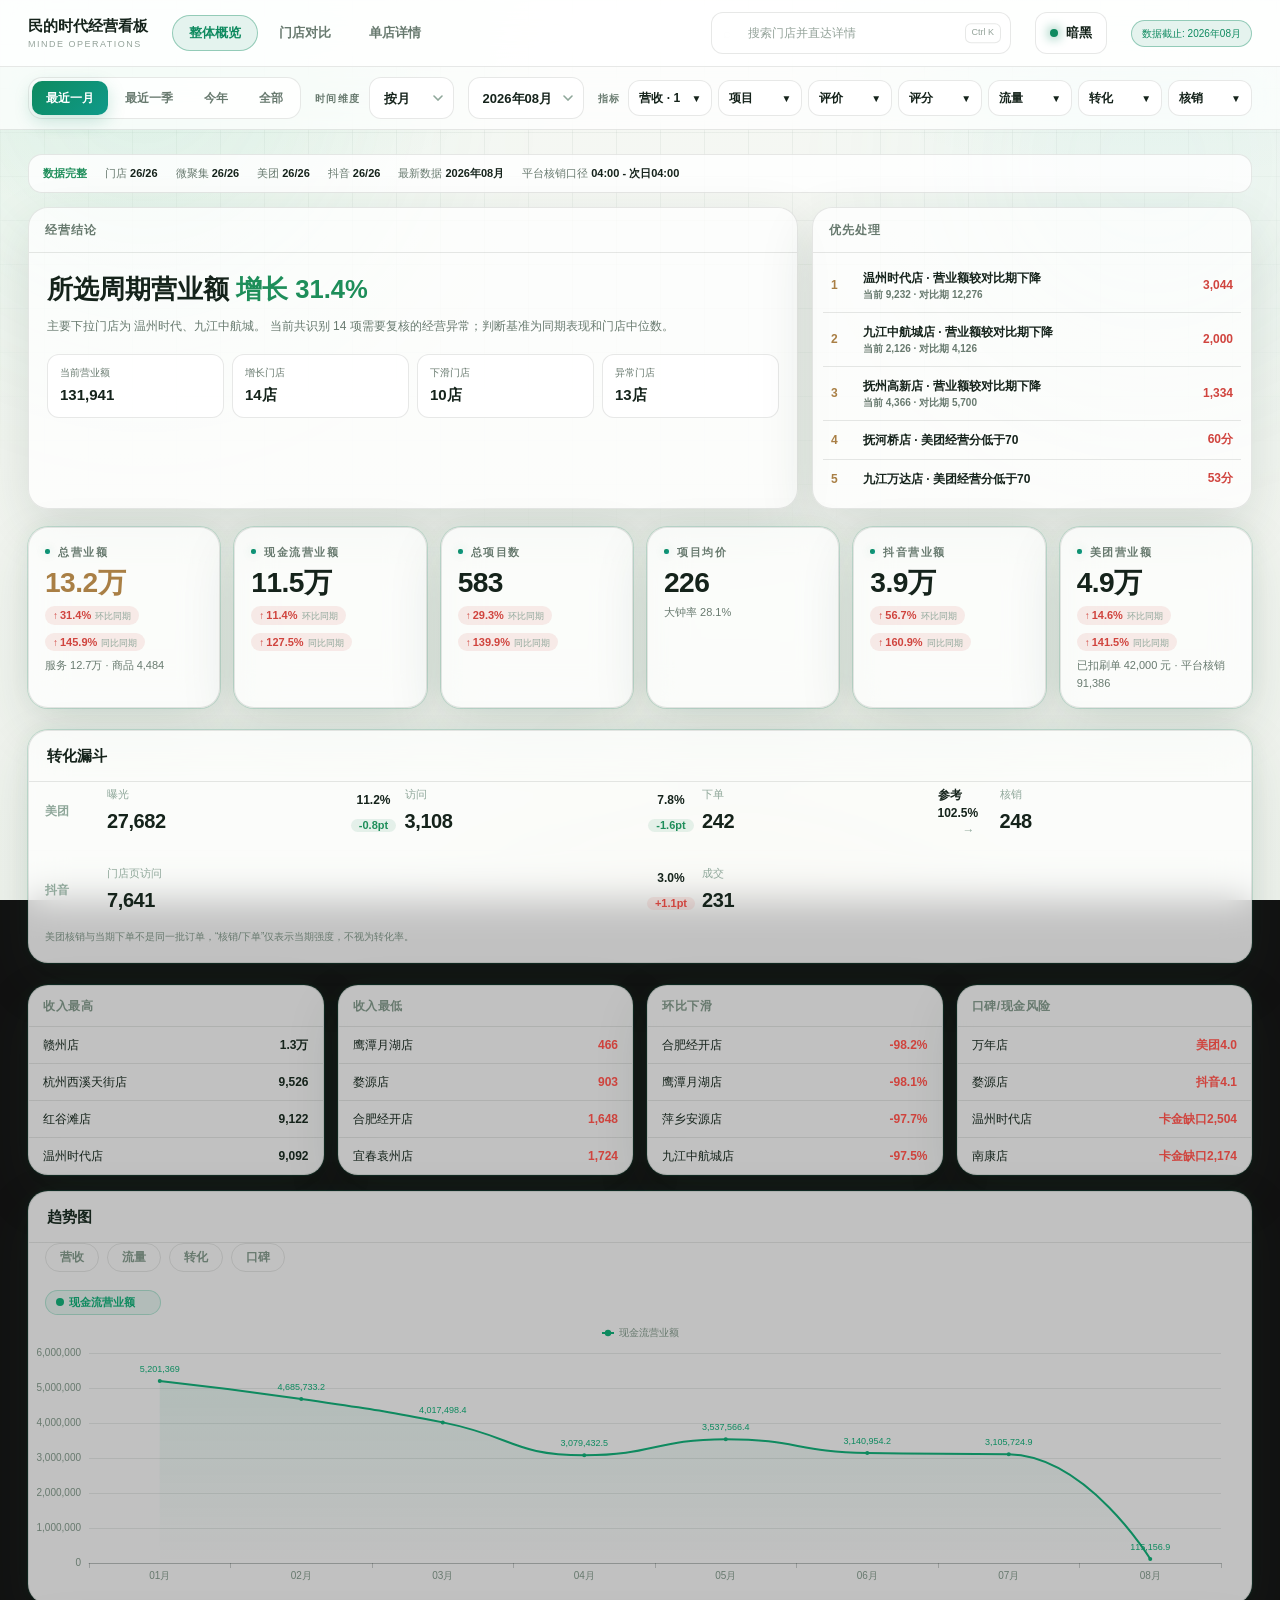
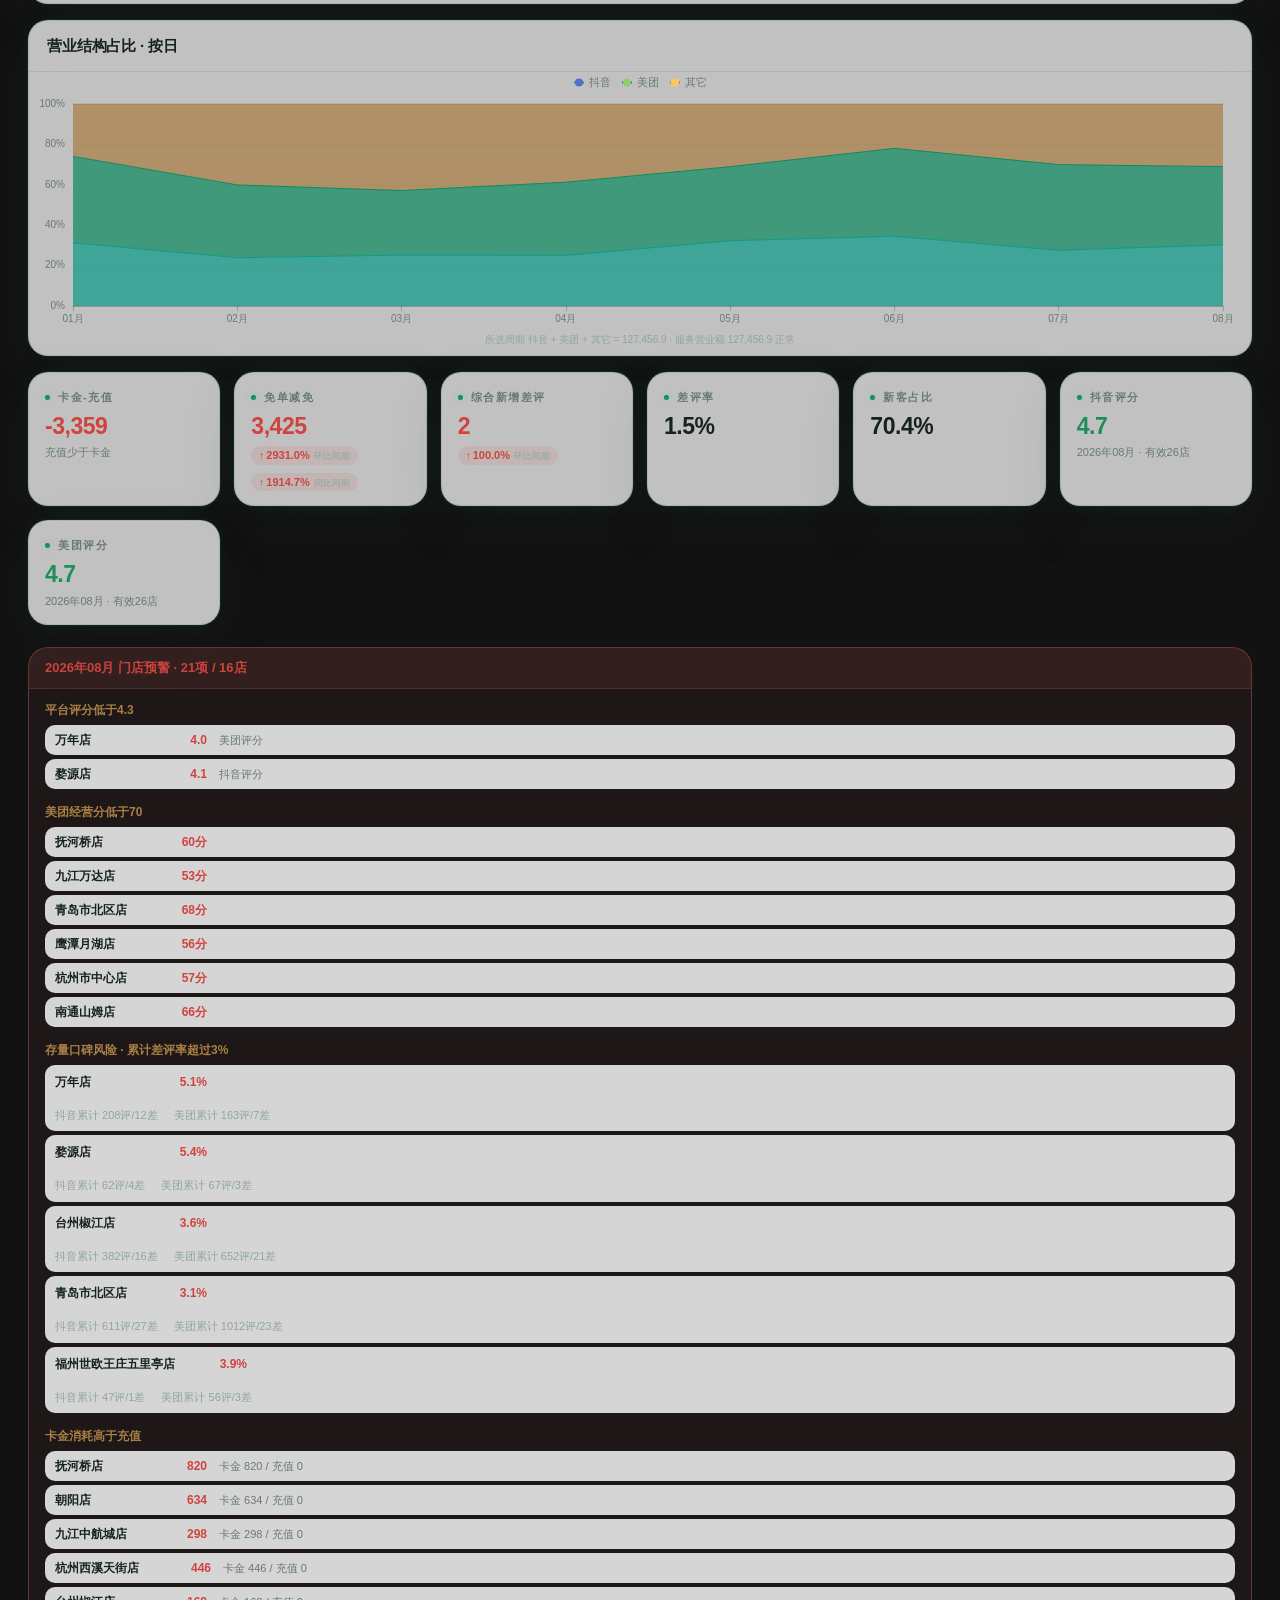
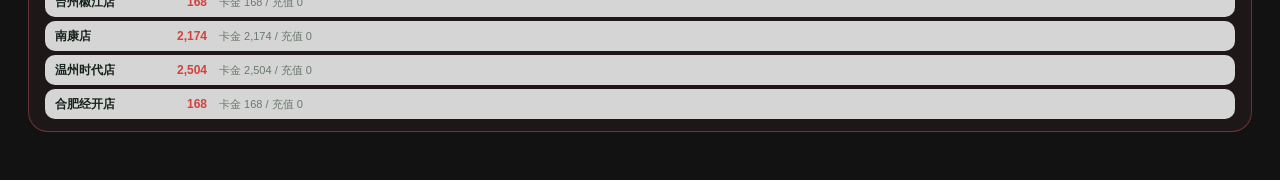
<file: dashboard.html>
<!DOCTYPE html>
<html lang="zh">
<head>
<meta charset="UTF-8">
<meta name="viewport" content="width=device-width, initial-scale=1.0">
<title>民的时代经营看板</title>
<script src="assets/echarts.min.js"></script>
<script src="dashboard-metric-rules.js?v=20260729-conversion-groups"></script>
<script src="dashboard-time-rules.js?v=20260729-detail-comparison"></script>
<style>
/* ============================================================
   曜石翡翠 · Obsidian Jade — 高端经营指挥舱视觉系统
   暗色为主视觉，亮色同样精致；红涨绿跌遵循业务约定（不可反转）
   ============================================================ */
:root {
  color-scheme: dark;
  /* —— 曜石翡翠色彩令牌（暗色默认） —— */
  --ink: #ecf5ef;
  --muted: #8fa79a;
  --faint: #5f7267;
  --line: rgba(236,245,239,.09);
  --line-strong: rgba(236,245,239,.20);
  --paper: rgba(14,22,17,.58);
  --paper-strong: rgba(17,27,21,.88);
  --surface: rgba(255,255,255,.035);
  --surface-2: rgba(255,255,255,.06);
  --jade: #3ddc9f;
  --cyan: #4adccc;
  --gold: #d8b47e;
  --up: #f4716f;
  --up-bg: rgba(244,113,111,.12);
  --down: #45d194;
  --down-bg: rgba(69,209,148,.12);
  --mint: rgba(61,220,159,.13);
  --grid: rgba(170,205,184,.05);
  --glow: rgba(61,220,159,.30);
  --ring: rgba(61,220,159,.42);
  --halo: rgba(61,220,159,.20);
  --halo-glow: rgba(61,220,159,.09);
  --shadow: 0 26px 70px rgba(0,0,0,.46);
  --on-accent: #05231a;
  --radius-card: 20px;
  --radius-control: 12px;
  --hero-gradient:
    radial-gradient(54rem 32rem at 10% -12%, rgba(61,220,159,.14), transparent 62%),
    radial-gradient(48rem 30rem at 90% -14%, rgba(74,220,204,.11), transparent 64%),
    radial-gradient(44rem 28rem at 55% 120%, rgba(216,180,126,.09), transparent 66%),
    linear-gradient(180deg, #070c09 0%, #050908 100%);
  /* —— 旧变量别名：仅作兼容映射，视觉已收敛到曜石翡翠 —— */
  --bg: #070c09;
  --card: var(--paper);
  --card2: var(--surface-2);
  --border: var(--line);
  --text: var(--ink);
  --text2: var(--muted);
  --gold2: #e6c996;
  --blue: var(--jade);
  --green: var(--down);   /* “好/正向”语义 → 下降绿 */
  --red: var(--up);       /* “坏/警示”语义 → 上升红 */
  --purple: var(--jade);
  --orange: #e0a458;      /* 中度警示，香槟金系 */
}
body[data-theme="light"] {
  color-scheme: light;
  --ink: #15231b;
  --muted: #687a6f;
  --faint: #94a39a;
  --line: rgba(21,35,27,.10);
  --line-strong: rgba(21,35,27,.20);
  --paper: rgba(255,255,255,.74);
  --paper-strong: rgba(255,255,255,.94);
  --surface: rgba(255,255,255,.82);
  --surface-2: rgba(21,35,27,.05);
  --jade: #0e8a5f;
  --cyan: #0f9a8a;
  --gold: #a97f45;
  --up: #d0443e;
  --up-bg: rgba(208,68,62,.10);
  --down: #1e8e5a;
  --down-bg: rgba(30,142,90,.10);
  --mint: rgba(14,138,95,.10);
  --grid: rgba(20,62,43,.05);
  --glow: rgba(14,138,95,.22);
  --ring: rgba(14,138,95,.38);
  --halo: rgba(14,138,95,.16);
  --halo-glow: rgba(14,138,95,.07);
  --shadow: 0 20px 54px rgba(34,62,46,.13);
  --on-accent: #ffffff;
  --bg: #f6f8f4;
  --gold2: #c39a5f;
  --orange: #b97f3a;
  --hero-gradient:
    radial-gradient(54rem 32rem at 10% -12%, rgba(14,138,95,.10), transparent 62%),
    radial-gradient(48rem 30rem at 90% -14%, rgba(15,154,138,.09), transparent 64%),
    radial-gradient(44rem 28rem at 55% 120%, rgba(169,127,69,.08), transparent 66%),
    linear-gradient(180deg, #f6f8f4 0%, #eef2ec 100%);
}
* { box-sizing: border-box; margin: 0; padding: 0; }
html { scroll-behavior: smooth; }
body {
  font-family: "Avenir Next", "PingFang SC", "Microsoft YaHei", "Noto Sans CJK SC", sans-serif;
  font-size: 13px;
  line-height: 1.5;
  font-weight: 400;
  background: var(--hero-gradient);
  background-attachment: fixed;
  color: var(--ink);
  min-height: 100vh;
  overflow-x: hidden;
  font-variant-numeric: tabular-nums;
  -webkit-font-smoothing: antialiased;
  text-rendering: optimizeLegibility;
  transition: background .3s ease, color .3s ease;
}
button, input, select, textarea { font-family: inherit; }
::selection { background: rgba(61,220,159,.30); color: var(--ink); }
:focus-visible { outline: 2px solid var(--jade); outline-offset: 2px; border-radius: 8px; }

/* 滚动条：10px 半透明圆角滑块 */
* { scrollbar-width: thin; scrollbar-color: rgba(143,167,154,.4) transparent; }
::-webkit-scrollbar { width: 10px; height: 10px; }
::-webkit-scrollbar-track { background: transparent; }
::-webkit-scrollbar-thumb { background: rgba(143,167,154,.30); border-radius: 8px; border: 2px solid transparent; background-clip: content-box; }
::-webkit-scrollbar-thumb:hover { background: rgba(143,167,154,.48); border: 2px solid transparent; background-clip: content-box; }

/* 氛围层：44px 细网格，自顶部径向淡出 */
body::before {
  content: "";
  position: fixed;
  inset: 0;
  z-index: 0;
  pointer-events: none;
  background-image:
    linear-gradient(var(--grid) 1px, transparent 1px),
    linear-gradient(90deg, var(--grid) 1px, transparent 1px);
  background-size: 44px 44px;
  mask-image: radial-gradient(ellipse 92% 64% at 50% 0%, black 26%, transparent 100%);
  -webkit-mask-image: radial-gradient(ellipse 92% 64% at 50% 0%, black 26%, transparent 100%);
}
/* 氛围层：三团极光斑（左上翡翠 / 右上青 / 底部金），drift 26–38s 交替 */
.ambient { position: fixed; inset: 0; z-index: 0; pointer-events: none; overflow: hidden; }
.ambient .blob { position: absolute; border-radius: 999px; filter: blur(90px); opacity: .55; will-change: transform; }
body[data-theme="light"] .ambient .blob { opacity: .38; }
.blob-a { width: 46rem; height: 46rem; left: -14rem; top: -18rem; background: radial-gradient(circle, rgba(61,220,159,.32), transparent 65%); animation: drift 26s ease-in-out infinite alternate; }
.blob-b { width: 40rem; height: 40rem; right: -12rem; top: -10rem; background: radial-gradient(circle, rgba(74,220,204,.26), transparent 65%); animation: drift 32s ease-in-out infinite alternate-reverse; }
.blob-c { width: 38rem; height: 38rem; left: 34%; bottom: -24rem; background: radial-gradient(circle, rgba(216,180,126,.22), transparent 65%); animation: drift 38s ease-in-out infinite alternate; }
@keyframes drift { from { transform: translate3d(0,0,0) scale(1); } to { transform: translate3d(4rem,2.6rem,0) scale(1.12); } }

/* ===== 顶部栏（sticky 毛玻璃） ===== */
.header {
  background: var(--paper-strong);
  backdrop-filter: blur(18px) saturate(140%);
  -webkit-backdrop-filter: blur(18px) saturate(140%);
  border-bottom: 1px solid var(--line);
  padding: 12px 28px;
  display: flex;
  align-items: center;
  gap: 24px;
  position: sticky;
  top: 0;
  z-index: 100;
}
.header h1 { font-size: 15px; font-weight: 700; color: var(--ink); white-space: nowrap; }
.brand { display: flex; align-items: center; gap: 10px; }
.brand-copy { display: flex; flex-direction: column; gap: 1px; }
.brand-copy small { color: var(--faint); font-size: 9px; letter-spacing: 1.5px; text-transform: uppercase; }

.tabs { display: flex; gap: 4px; align-items: center; }
.tab {
  position: relative;
  padding: 8px 16px;
  border-radius: 999px;
  font-size: 13px;
  font-weight: 600;
  cursor: pointer;
  color: var(--muted);
  background: transparent;
  border: 1px solid transparent;
  transition: color .2s ease, background .2s ease, border-color .2s ease;
}
.tab:hover { color: var(--ink); background: var(--surface-2); }
.tab.active { color: var(--jade); background: var(--mint); border-color: var(--ring); }

.global-search { position: relative; margin-left: auto; width: min(300px, 24vw); }
.global-search input {
  width: 100%; height: 42px; padding: 0 40px 0 36px;
  border: 1px solid var(--line); border-radius: var(--radius-control);
  background: var(--paper-strong); color: var(--ink);
  outline: none; font-size: 12px;
  backdrop-filter: blur(14px); -webkit-backdrop-filter: blur(14px);
  transition: border-color .2s ease, box-shadow .2s ease;
}
.global-search input:focus { border-color: var(--ring); box-shadow: 0 0 0 3px var(--mint); }
.global-search input::placeholder { color: var(--faint); }
.search-icon { position: absolute; left: 12px; top: 50%; transform: translateY(-50%); color: var(--muted); font-size: 14px; pointer-events: none; }
.search-shortcut { position: absolute; right: 10px; top: 50%; transform: translateY(-50%); padding: 2px 6px; border: 1px solid var(--line); border-radius: 6px; color: var(--faint); font-size: 9px; pointer-events: none; background: var(--surface); }
.search-results {
  display: none; position: absolute; top: 48px; left: 0; right: 0; padding: 6px;
  border: 1px solid var(--line-strong); border-radius: 14px;
  background: var(--paper-strong);
  backdrop-filter: blur(16px) saturate(140%); -webkit-backdrop-filter: blur(16px) saturate(140%);
  box-shadow: var(--shadow); z-index: 1200; max-height: 340px; overflow: auto;
}
.search-results.open { display: block; }
.search-result { width: 100%; display: flex; justify-content: space-between; align-items: center; gap: 12px; padding: 9px 10px; border: 0; border-radius: 8px; background: transparent; color: var(--ink); text-align: left; font-size: 12px; }
.search-result:hover, .search-result.active { background: var(--mint); }
.search-result small { color: var(--muted); font-size: 10px; }
.search-empty { padding: 18px 10px; text-align: center; color: var(--muted); font-size: 12px; }

/* 主题切换按钮 */
.theme-toggle {
  height: 42px; display: inline-flex; align-items: center; justify-content: center; gap: 8px;
  padding: 0 14px; border-radius: var(--radius-control); cursor: pointer;
  border: 1px solid var(--line); background: var(--paper-strong);
  color: var(--ink); font-size: 13px; font-weight: 600; white-space: nowrap;
  backdrop-filter: blur(14px); -webkit-backdrop-filter: blur(14px);
  transition: border-color .2s ease, transform .2s ease, box-shadow .2s ease;
}
.theme-toggle:hover { border-color: var(--jade); transform: translateY(-1px); box-shadow: 0 8px 22px var(--glow); }
.theme-dot { width: 8px; height: 8px; border-radius: 999px; background: var(--jade); box-shadow: 0 0 12px var(--jade); }

/* 数据新鲜度胶囊 */
.freshness {
  font-size: 10px; color: var(--jade); white-space: nowrap;
  padding: 5px 10px; border-radius: 999px;
  background: var(--mint); border: 1px solid var(--ring);
}

/* ===== 筛选条 ===== */
.filter-bar {
  position: relative; z-index: 2;
  background: var(--paper);
  backdrop-filter: blur(14px) saturate(140%);
  -webkit-backdrop-filter: blur(14px) saturate(140%);
  border-bottom: 1px solid var(--line);
  padding: 10px 28px;
  display: flex;
  align-items: center;
  gap: 14px;
  flex-wrap: wrap;
}
.filter-group { display: flex; align-items: center; gap: 8px; }
.filter-label { font-size: 10px; font-weight: 700; color: var(--muted); text-transform: uppercase; letter-spacing: .14em; }

/* 控件基座：玻璃底 + 圆角 12px */
select, button {
  border: 1px solid var(--line);
  border-radius: var(--radius-control);
  background: var(--paper-strong);
  color: var(--ink);
  font-size: 12px;
  font-weight: 600;
  padding: 7px 12px;
  cursor: pointer;
  transition: border-color .2s ease, background .2s ease, color .2s ease, transform .2s ease, box-shadow .2s ease;
}
button:hover, select:hover { border-color: var(--line-strong); }
select {
  appearance: none; -webkit-appearance: none;
  padding-right: 26px;
  background-image: url("data:image/svg+xml;utf8,<svg xmlns='http://www.w3.org/2000/svg' width='10' height='6' viewBox='0 0 10 6'><path d='M1 1l4 4 4-4' stroke='%238fa79a' stroke-width='1.6' fill='none' stroke-linecap='round'/></svg>");
  background-repeat: no-repeat; background-position: right 10px center;
}
select option { color: #ecf5ef; background: #101a14; }
body[data-theme="light"] select option { color: #15231b; background: #ffffff; }
/* 筛选条内控件统一 42px 高（select 右侧保留箭头空间） */
.filter-bar select, .filter-bar > button, .filter-bar .dropdown-btn { height: 42px; padding: 0 14px; font-size: 13px; }
.filter-bar select { padding-right: 30px; }

/* 周期预设分段控件 */
.presets { display: flex; gap: 3px; padding: 3px; height: 42px; border-radius: 14px; background: var(--surface); border: 1px solid var(--line); }
.preset-btn { height: 100%; padding: 0 14px; border: 0; border-radius: 10px; background: transparent; color: var(--muted); font-size: 12px; font-weight: 600; }
.preset-btn:hover { color: var(--ink); background: var(--surface-2); }
.preset-btn.active {
  background: linear-gradient(135deg, var(--jade), var(--cyan));
  color: var(--on-accent);
  box-shadow: 0 6px 18px var(--glow);
}
.preset-btn .badge { font-size: 9px; color: inherit; opacity: .7; margin-left: 3px; }

/* 多选下拉 */
.dropdown { position: relative; display: inline-block; }
.dropdown-btn {
  border: 1px solid var(--line);
  color: var(--ink);
  border-radius: var(--radius-control);
  font-size: 13px;
  font-weight: 600;
  cursor: pointer;
  min-width: 170px;
  text-align: left;
  display: flex;
  justify-content: space-between;
  align-items: center;
  gap: 8px;
  background: var(--paper-strong);
  backdrop-filter: blur(14px); -webkit-backdrop-filter: blur(14px);
  padding: 0 14px;
  transition: border-color .2s ease;
}
.dropdown-btn:hover { border-color: var(--jade); }
.dropdown-content {
  display: none;
  position: absolute;
  top: calc(100% + 6px);
  background: var(--paper-strong);
  backdrop-filter: blur(16px) saturate(140%); -webkit-backdrop-filter: blur(16px) saturate(140%);
  border: 1px solid var(--line-strong);
  border-radius: 14px;
  min-width: 230px;
  max-height: 320px;
  overflow-y: auto;
  z-index: 1000;
  box-shadow: var(--shadow);
}
.dropdown.open .dropdown-content { display: block; }
.filter-controls-line { display: flex; align-items: center; gap: 14px; flex: 1 1 auto; min-width: 0; }
.metric-category-filter { flex: 1 1 auto; align-items: center; min-width: 0; }
.metric-category-dropdowns { display: flex; flex-wrap: nowrap; gap: 6px; flex: 1; }
.metric-category-dropdowns .dropdown { flex: 1 1 80px; min-width: 74px; }
.metric-category-dropdowns .dropdown-btn { width: 100%; min-width: 74px; height: 36px; padding: 0 10px; font-size: 12px; }
.metric-category-dropdowns .dropdown-content { min-width: 240px; }
.dropdown-item { padding: 8px 14px; cursor: pointer; font-size: 12px; display: flex; align-items: center; gap: 8px; color: var(--ink); }
.dropdown-item:hover { background: var(--mint); }
.dropdown-item input[type=checkbox] { accent-color: var(--jade); }
.dropdown-footer { padding: 8px 14px; border-top: 1px solid var(--line); display: flex; gap: 8px; }
.dropdown-footer button { font-size: 11px; padding: 4px 8px; flex: 1; height: auto; }

/* 主操作按钮：翡翠→青渐变 + 辉光 */
.export-btn {
  height: 34px; padding: 0 16px; border-radius: var(--radius-control); cursor: pointer;
  border: 1px solid transparent; font-size: 12px; font-weight: 600;
  background: linear-gradient(135deg, var(--jade), var(--cyan));
  color: var(--on-accent);
  box-shadow: 0 10px 26px var(--glow), inset 0 1px 0 rgba(255,255,255,.30);
  transition: transform .2s ease, box-shadow .2s ease;
  margin-left: auto;
}
.export-btn:hover { transform: translateY(-2px); border-color: transparent; box-shadow: 0 14px 34px var(--glow), inset 0 1px 0 rgba(255,255,255,.30); }
.filter-bar .export-btn { height: 42px; }

/* ===== 主区域 ===== */
.main { position: relative; z-index: 1; padding: 24px 28px 48px; max-width: 1600px; margin: 0 auto; }

/* ===== 玻璃卡片通用基底（整圈翡翠发光描边） ===== */
.kpi-card, .chart-card, .table-card, .insight-card, .compare-summary, .store-selector {
  position: relative;
  background: var(--paper);
  border: 1px solid var(--line);
  border-radius: var(--radius-card);
  box-shadow: var(--shadow), 0 0 0 1px var(--halo), 0 0 26px var(--halo-glow);
  backdrop-filter: blur(18px) saturate(140%);
  -webkit-backdrop-filter: blur(18px) saturate(140%);
  overflow: hidden;
  animation: rise .6s cubic-bezier(.22,.9,.3,1) backwards;
  transition: transform .24s cubic-bezier(.22,.9,.3,1), box-shadow .24s ease, border-color .24s ease;
}
.kpi-card > *, .chart-card > *, .table-card > *, .insight-card > * { position: relative; }

/* ===== KPI 指标卡 ===== */
.kpi-grid { display: grid; grid-template-columns: repeat(auto-fit, minmax(170px, 1fr)); gap: 14px; margin-bottom: 22px; }
/* 转化漏斗：曝光→访问→下单→核销，每级之间标转化率 */
.funnel-card { margin-bottom: 22px; padding-bottom: 14px; }
.funnel-row { display: flex; align-items: stretch; gap: 0; padding: 4px 16px 14px; flex-wrap: nowrap; overflow-x: auto; }
.funnel-row + .funnel-row { border-top: 1px solid var(--border); padding-top: 14px; }
.funnel-plat { flex: 0 0 62px; display: flex; align-items: center; font-size: 12px; color: var(--text2); font-weight: 600; }
.funnel-step { flex: 1 1 0; min-width: 78px; display: flex; flex-direction: column; justify-content: center; }
.funnel-step-label { font-size: 11px; color: var(--text2); margin-bottom: 3px; white-space: nowrap; }
.funnel-step-val { font-size: 20px; font-weight: 700; letter-spacing: -0.02em; }
.funnel-arrow { flex: 0 0 62px; display: flex; flex-direction: column; align-items: center; justify-content: center; gap: 2px; }
.funnel-arrow-rate { font-size: 12px; font-weight: 700; }
.funnel-arrow-line { font-size: 12px; color: var(--text2); line-height: 1; }
.funnel-empty { padding: 10px 16px 4px; font-size: 12px; color: var(--text2); }
/* 趋势图预设组合：61 个指标的选择器没人会去翻，给几个成组的入口 */
.trend-presets { display: flex; flex-wrap: wrap; gap: 8px; padding: 0 16px 10px; }
.trend-preset-btn { font-size: 12px; font-weight: 600; padding: 5px 14px; border-radius: 999px; border: 1px solid var(--line); background: transparent; color: var(--muted); cursor: pointer; transition: all .15s; }
.trend-preset-btn:hover { color: var(--ink); background: var(--surface-2); border-color: var(--line-strong); }
/* 与顶部时间预设按钮同一套选中样式，避免自造颜色导致对比度不足 */
.trend-preset-btn.active {
  background: linear-gradient(135deg, var(--jade), var(--cyan));
  border-color: transparent;
  color: var(--on-accent);
  box-shadow: 0 6px 18px var(--glow);
}
@media (max-width: 720px) {
  .funnel-step-val { font-size: 16px; }
  .funnel-plat { flex-basis: 46px; }
  .funnel-arrow { flex-basis: 46px; }
}
.kpi-card { min-height: 118px; padding: 16px 16px 14px; }
.kpi-card:hover {
  transform: translateY(-6px) scale(1.025);
  border-color: var(--ring);
  box-shadow: 0 30px 80px rgba(0,0,0,.50), 0 0 0 1px var(--ring), 0 0 46px rgba(61,220,159,.22);
  z-index: 3;
}
body[data-theme="light"] .kpi-card:hover { box-shadow: 0 24px 60px rgba(34,62,46,.20), 0 0 0 1px var(--ring), 0 0 34px rgba(14,138,95,.16); }
.kpi-card.no-data { opacity: .4; }
/* 同组卡片 .04s 步进错峰入场（backwards 填充，动画结束即释放 transform） */
.kpi-card:nth-child(1) { animation-delay: .04s; }
.kpi-card:nth-child(2) { animation-delay: .08s; }
.kpi-card:nth-child(3) { animation-delay: .12s; }
.kpi-card:nth-child(4) { animation-delay: .16s; }
.kpi-card:nth-child(5) { animation-delay: .20s; }
.kpi-card:nth-child(6) { animation-delay: .24s; }
.kpi-card:nth-child(7) { animation-delay: .28s; }
.kpi-card:nth-child(8) { animation-delay: .32s; }
.kpi-card:nth-child(9) { animation-delay: .36s; }
.kpi-card:nth-child(10) { animation-delay: .40s; }
.kpi-card:nth-child(11) { animation-delay: .44s; }
.kpi-card:nth-child(12) { animation-delay: .48s; }
.kpi-card:nth-child(13) { animation-delay: .52s; }
.kpi-card:nth-child(14) { animation-delay: .56s; }
.kpi-label {
  display: flex; align-items: center; gap: 8px;
  color: var(--muted); font-size: 11px; font-weight: 700; letter-spacing: .14em;
  margin-bottom: 6px;
}
.kpi-label::before {
  content: ""; width: 5px; height: 5px; border-radius: 2px; flex-shrink: 0;
  background: linear-gradient(135deg, var(--jade), var(--cyan));
  box-shadow: 0 0 10px var(--glow);
}
.kpi-value {
  margin-top: 8px;
  font-size: clamp(24px, 2.2vw, 32px);
  line-height: 1.08; font-weight: 600; letter-spacing: -.02em;
  color: var(--ink);
  font-variant-numeric: tabular-nums;
}
.kpi-value.gold { color: var(--gold); }
.kpi-value.green { color: var(--down); }
.kpi-value.red { color: var(--up); }
.kpi-value.small { font-size: 15px; font-weight: 600; }
/* 涨跌胶囊徽章：1px×8px 内边距、999px 圆角、同色 12% 底 + 同色文字 */
.kpi-change {
  display: inline-block;
  margin-top: 8px;
  padding: 1px 8px;
  border-radius: 999px;
  font-size: 11px;
  font-weight: 600;
  font-variant-numeric: tabular-nums;
}
.kpi-change.up { color: var(--up); background: var(--up-bg); }     /* 红涨 */
.kpi-change.down { color: var(--down); background: var(--down-bg); } /* 绿跌 */
.kpi-change .arrow { font-size: 10px; margin-right: 2px; }
.kpi-change-label { margin-left: 4px; font-size: 9px; color: var(--text2); font-weight: 500; }
.kpi-sub { font-size: 11px; color: var(--muted); margin-top: 6px; line-height: 1.6; }

/* KPI 分区 */
/* 概览 KPI 分组后不再是一张平铺网格，改为纵向排列的分区 */
.kpi-grid.kpi-grouped { display: block; }
.kpi-section { margin-bottom: 14px; }
.kpi-section-header {
  display: flex; align-items: center; justify-content: space-between;
  padding: 10px 14px;
  background: var(--surface);
  border: 1px solid var(--line);
  border-radius: var(--radius-card) var(--radius-card) 0 0;
  font-size: 11px; font-weight: 700; letter-spacing: .14em; color: var(--muted);
  user-select: none;
}
.kpi-section-body {
  display: grid;
  grid-template-columns: repeat(auto-fit, minmax(160px, 1fr));
  gap: 10px; padding: 12px;
  border: 1px solid var(--line); border-top: none;
  border-radius: 0 0 var(--radius-card) var(--radius-card);
  background: var(--surface);
}
/* 单店详情：同类指标成组排列，营收横向展开，其余分为项目、评分、评价、流量转化、核销和扫码。 */
#detail-kpi.detail-kpi-layout {
  grid-template-columns: repeat(12, minmax(0, 1fr));
  gap: 14px;
  align-items: start;
  margin-bottom: 24px;
}
#detail-kpi .kpi-section { min-width: 0; margin-bottom: 0; }
#detail-kpi .kpi-section-revenue { grid-column: 1 / -1; }
#detail-kpi .kpi-section-project,
#detail-kpi .kpi-section-rating { grid-column: span 4; }
#detail-kpi .kpi-section-reviews { grid-column: span 4; }
#detail-kpi .kpi-section-traffic { grid-column: span 8; }
#detail-kpi .kpi-section-redemption { grid-column: 1 / -1; }
#detail-kpi .kpi-section-scans { grid-column: span 4; }
#detail-kpi .kpi-section-revenue .kpi-section-body { grid-template-columns: repeat(5, minmax(0, 1fr)); }
#detail-kpi .kpi-section-reviews .kpi-section-body,
#detail-kpi .kpi-section-redemption .kpi-section-body { grid-template-columns: repeat(3, minmax(0, 1fr)); }
#detail-kpi .kpi-section-traffic .kpi-section-body { grid-template-columns: repeat(4, minmax(0, 1fr)); }
#detail-kpi .kpi-section-project .kpi-section-body,
#detail-kpi .kpi-section-rating .kpi-section-body,
#detail-kpi .kpi-section-scans .kpi-section-body { grid-template-columns: repeat(2, minmax(0, 1fr)); }
#detail-kpi > .data-missing { grid-column: 1 / -1; }

/* ===== 图表卡片（大型卡片不缩放，仅边框与阴影变化） ===== */
.chart-grid { display: grid; grid-template-columns: 1fr 1fr; gap: 14px; margin-bottom: 16px; }
.chart-grid-3 { display: grid; grid-template-columns: 1fr 1fr 1fr; gap: 14px; margin-bottom: 16px; }
.chart-card { animation-delay: .06s; }
.chart-card:hover, .table-card:hover, .insight-card:hover, .compare-summary:hover {
  border-color: var(--line-strong);
  box-shadow: var(--shadow), 0 0 0 1px var(--line-strong);
}
.chart-card-title {
  font-size: 15px;
  font-weight: 700;
  letter-spacing: -.01em;
  color: var(--ink);
  padding: 14px 18px;
  border-bottom: 1px solid var(--line);
}
.chart { height: 280px; }
.chart-sm { height: 220px; }
#chart-compare-bar { height: 340px; }

/* ===== 数据表 ===== */
.table-card { overflow: hidden; }
.table-scroll { overflow-x: auto; overscroll-behavior: contain; }
table { width: 100%; border-collapse: separate; border-spacing: 0 8px; font-size: 12px; }
th {
  position: sticky; top: 0; z-index: 5;
  background: var(--paper-strong);
  backdrop-filter: blur(14px); -webkit-backdrop-filter: blur(14px);
  color: var(--faint);
  font-size: 11px; font-weight: 600; letter-spacing: .05em;
  text-align: right;
  padding: 10px 12px;
  white-space: nowrap;
  box-shadow: 0 1px 0 var(--line);
}
th:first-child { text-align: left; }
td {
  background: var(--surface);
  padding: 9px 12px;
  text-align: right;
  color: var(--ink);
  border-top: 1px solid var(--line);
  border-bottom: 1px solid var(--line);
  white-space: nowrap;
  font-variant-numeric: tabular-nums;
}
td:first-child { text-align: left; border-left: 1px solid var(--line); border-radius: 12px 0 0 12px; }
td:last-child { border-right: 1px solid var(--line); border-radius: 0 12px 12px 0; }
tr:hover td { background: var(--surface-2); }
.num { font-variant-numeric: tabular-nums; }
.total-row td { font-weight: 700; background: rgba(216,180,126,.10); color: var(--gold); }
body[data-theme="light"] .total-row td { background: rgba(169,127,69,.10); }
.red { color: var(--up); }
.green { color: var(--down); }
.gold { color: var(--gold); }

/* 分组标题 */
.section-title {
  font-size: 11px;
  font-weight: 700;
  letter-spacing: .14em;
  color: var(--muted);
  padding: 8px 0;
  margin-bottom: 8px;
  border-bottom: 1px solid var(--line);
}

/* ===== 概览洞察卡 ===== */
.insight-grid { display: grid; grid-template-columns: repeat(4, minmax(0, 1fr)); gap: 14px; margin-bottom: 16px; }
.insight-card:nth-child(1) { animation-delay: .08s; }
.insight-card:nth-child(2) { animation-delay: .12s; }
.insight-card:nth-child(3) { animation-delay: .16s; }
.insight-card:nth-child(4) { animation-delay: .20s; }
.insight-title {
  padding: 11px 14px;
  font-size: 12px;
  font-weight: 700;
  letter-spacing: .05em;
  color: var(--muted);
  border-bottom: 1px solid var(--line);
}
.insight-row {
  display: flex;
  align-items: center;
  justify-content: space-between;
  gap: 10px;
  padding: 9px 14px;
  border-bottom: 1px solid var(--line);
  font-size: 12px;
}
.insight-row[data-store] { cursor: pointer; transition: background .15s ease; }
.insight-row[data-store]:hover { background: var(--mint); }
.insight-row[data-store] .name::after { content: ' →'; color: transparent; transition: .15s; }
.insight-row[data-store]:hover .name::after { color: var(--jade); }
.insight-row:last-child { border-bottom: none; }
.insight-row .name { color: var(--ink); min-width: 0; overflow: hidden; text-overflow: ellipsis; white-space: nowrap; }
.insight-row .val { color: var(--ink); font-weight: 700; font-variant-numeric: tabular-nums; white-space: nowrap; }
.insight-row .val.bad, .insight-row .bad { color: var(--up); }
.insight-row .val.good, .insight-row .good { color: var(--down); }
/* 排名色（遵循规范：前红后绿） */
.insight-row .val.rank-top { color: var(--up); }
.insight-row .val.rank-bottom { color: var(--down); }
.insight-empty { padding: 14px 12px; font-size: 12px; color: var(--muted); }

/* 排名摘要（中位数用香槟金点缀） */
.compare-summary { margin-bottom: 16px; }
.compare-summary-header {
  display: flex; align-items: baseline; justify-content: space-between; gap: 12px;
  padding: 13px 18px;
  border-bottom: 1px solid var(--line);
}
.compare-summary-title { font-size: 15px; font-weight: 700; color: var(--ink); }
.compare-summary-sub { font-size: 11px; color: var(--muted); }
.compare-summary-grid { display: grid; grid-template-columns: 1fr 1fr 220px; gap: 12px; padding: 14px; }
.median-box {
  min-height: 100%;
  display: flex; flex-direction: column; justify-content: center; align-items: center;
  border: 1px solid rgba(216,180,126,.35);
  border-radius: 14px;
  background: rgba(216,180,126,.08);
}
body[data-theme="light"] .median-box { border-color: rgba(169,127,69,.30); background: rgba(169,127,69,.07); }
.median-label { font-size: 11px; color: var(--muted); margin-bottom: 6px; }
.median-value { font-size: 24px; font-weight: 700; color: var(--gold); font-variant-numeric: tabular-nums; }

/* 单店门店选择条（保留兼容） */
.store-selector { padding: 16px; margin-bottom: 16px; display: flex; gap: 16px; align-items: center; }
.store-selector select { font-size: 14px; min-width: 180px; }
.store-export { margin-left: auto; display: flex; gap: 8px; align-items: center; }

/* 指标标签 */
.metric-tags { display: flex; flex-wrap: wrap; gap: 6px; padding: 6px 0; }
.metric-tag {
  padding: 3px 10px;
  border-radius: 999px;
  font-size: 11px;
  font-weight: 600;
  display: inline-flex;
  align-items: center;
  gap: 5px;
  cursor: default;
  transition: all .15s ease;
  border: 1px solid transparent;
}
.metric-tag:hover { opacity: .85; }
.metric-tag .dot { width: 8px; height: 8px; border-radius: 50%; flex-shrink: 0; }
.metric-tag .remove { font-size: 13px; line-height: 1; opacity: 0; cursor: pointer; margin-left: 2px; transition: opacity .15s; color: inherit; }
.metric-tag:hover .remove { opacity: .7; }
.metric-tag .remove:hover { opacity: 1; }
.metric-tag.empty { color: var(--muted); font-style: italic; cursor: default; border: none; background: none; }
#trend-metric-tags { min-height: 30px; padding: 8px 16px 0; }
#compare-metric-tags { padding: 0 0 10px; }

/* 指标分组（下拉内） */
.metric-group { border: 1px solid var(--line); border-radius: 12px; margin: 6px; overflow: hidden; }
.metric-group-header {
  background: var(--surface);
  padding: 8px 12px;
  font-size: 11px;
  font-weight: 700;
  letter-spacing: .08em;
  color: var(--muted);
  cursor: default;
  display: flex;
  justify-content: space-between;
  align-items: center;
}
.metric-group-items { padding: 6px; }
.metric-item { padding: 5px 8px; font-size: 12px; cursor: pointer; border-radius: 8px; display: flex; align-items: center; gap: 6px; color: var(--muted); }
.metric-item:hover { background: var(--mint); color: var(--ink); }
.metric-item input[type=checkbox] { accent-color: var(--jade); }
.metric-item.selected { color: var(--jade); }

/* 评分徽章 */
.score-badge { display: inline-block; padding: 2px 6px; border-radius: 6px; font-size: 11px; font-weight: 600; }
.score-high { background: var(--down-bg); color: var(--down); }
.score-mid { background: rgba(216,180,126,.14); color: var(--gold); }
.score-low { background: var(--up-bg); color: var(--up); }

/* 下拉内门店搜索 */
.store-search { position: sticky; top: 0; z-index: 2; padding: 8px 10px; background: var(--paper-strong); border-bottom: 1px solid var(--line); }
.store-search input {
  width: 100%; height: 34px; padding: 0 10px; border-radius: 10px; font-size: 12px;
  background: var(--surface); border: 1px solid var(--line); color: var(--ink);
  outline: none; box-sizing: border-box;
}
.store-search input:focus { border-color: var(--jade); }
.store-search input::placeholder { color: var(--faint); }

/* 数据缺失提示 */
.data-missing {
  background: var(--up-bg); border: 1px solid rgba(244,113,111,.30);
  border-radius: 12px; padding: 10px 14px; color: var(--up); font-size: 12px;
  margin-bottom: 12px; display: flex; align-items: center; gap: 8px;
}

/* 预警区 */
.alert-section { margin-top: 16px; border: 1px solid rgba(244,113,111,.35); border-radius: var(--radius-card); background: rgba(244,113,111,.05); overflow: hidden; }
.alert-header {
  display: flex; align-items: center; gap: 8px;
  padding: 10px 16px;
  background: rgba(244,113,111,.10);
  color: var(--up);
  font-size: 13px; font-weight: 600;
  border-bottom: 1px solid rgba(244,113,111,.15);
}
.alert-body { padding: 12px 16px; }
.alert-group { margin-bottom: 14px; }
.alert-group:last-child { margin-bottom: 0; }
.alert-group-title { font-size: 12px; font-weight: 600; color: var(--gold); margin-bottom: 6px; display: flex; align-items: center; gap: 6px; }
.alert-store { display: flex; align-items: center; gap: 12px; padding: 6px 10px; border-radius: 10px; font-size: 12px; background: var(--surface); margin-bottom: 4px; }
.alert-store:last-child { margin-bottom: 0; }
.alert-store .name { color: var(--ink); font-weight: 600; min-width: 80px; }
.alert-store .val { color: var(--up); font-weight: 600; min-width: 60px; text-align: right; font-variant-numeric: tabular-nums; }
.alert-store .detail { color: var(--muted); font-size: 11px; }
.alert-none { color: var(--down); font-size: 12px; padding: 8px 0; text-align: center; }

/* ===== 经营决策层 ===== */
.data-health {
  display: flex; align-items: center; flex-wrap: wrap; gap: 8px 18px;
  padding: 10px 14px; margin-bottom: 14px;
  border: 1px solid var(--line); border-radius: 14px; background: var(--surface);
  color: var(--muted); font-size: 11px;
}
.data-health.warning { border-color: rgba(216,180,126,.40); background: rgba(216,180,126,.07); }
.health-status { color: var(--down); font-weight: 700; }
.data-health.warning .health-status { color: var(--gold); }
.health-item strong { color: var(--ink); font-weight: 700; }
.overview-command-grid { display: grid; grid-template-columns: minmax(0,1.4fr) minmax(320px,.8fr); gap: 14px; margin-bottom: 18px; }
.executive-card, .action-card, .detail-diagnosis {
  position: relative; background: var(--paper); border: 1px solid var(--line);
  border-radius: var(--radius-card); box-shadow: var(--shadow); overflow: hidden;
}
.command-head { padding: 13px 16px; border-bottom: 1px solid var(--line); font-size: 12px; font-weight: 700; color: var(--muted); letter-spacing: .08em; }
.executive-body { padding: 18px; }
.executive-title { font-size: clamp(18px,2vw,26px); line-height: 1.45; color: var(--ink); font-weight: 700; }
.executive-title .good { color: var(--down); }
.executive-title .bad { color: var(--up); }
.executive-context { margin-top: 8px; color: var(--muted); font-size: 12px; line-height: 1.7; }
.executive-stats { display:grid; grid-template-columns:repeat(4,minmax(0,1fr)); gap:8px; margin-top:18px; }
.executive-stat { padding:10px 12px; border:1px solid var(--line); border-radius:12px; background:var(--surface); }
.executive-stat span { display:block; color:var(--muted); font-size:10px; margin-bottom:4px; }
.executive-stat strong { color:var(--ink); font-size:15px; font-weight:600; }
.action-list { padding: 6px 10px 10px; }
.action-item { width: 100%; display: grid; grid-template-columns: 22px 1fr auto; gap: 10px; align-items: center; padding: 10px 8px; border: 0; border-bottom: 1px solid var(--line); border-radius: 0; background: transparent; color: var(--ink); text-align: left; cursor: pointer; }
.action-item:last-child { border-bottom: 0; }
.action-item:hover { background: var(--mint); }
.action-index { color: var(--gold); font-weight: 700; }
.action-main { font-size: 12px; line-height: 1.5; }
.action-main small { display: block; color: var(--muted); font-size: 10px; }
.action-value { color: var(--up); font-size: 12px; font-weight: 700; white-space: nowrap; }
.overview-secondary { margin-top: 16px; }
.overview-secondary .kpi-card { min-height: 96px; }
.overview-secondary .kpi-value { font-size: 23px; }
.funnel-note { padding: 0 16px 4px; font-size: 10px; line-height: 1.5; color: var(--muted); }
.comparison-distribution .kpi-card { min-height: 100px; }
.quadrant-note { padding: 0 18px 12px; color: var(--muted); font-size: 11px; }
.diagnosis-tag { display:inline-flex; align-items:center; padding:3px 9px; border-radius:999px; background:var(--surface-2); color:var(--muted); font-size:10px; margin:0 6px 6px 0; }
.diagnosis-tag.bad { background:var(--up-bg); color:var(--up); }
.diagnosis-tag.good { background:var(--down-bg); color:var(--down); }
.detail-diagnosis { margin-bottom: 16px; padding: 17px 18px; }
.detail-diagnosis-title { font-size: 17px; font-weight: 700; color: var(--ink); margin-bottom: 8px; }
.detail-diagnosis-copy { color: var(--muted); font-size: 12px; line-height: 1.7; margin-bottom: 10px; }
#detail-kpi details.kpi-section > summary { list-style: none; cursor: pointer; }
#detail-kpi details.kpi-section > summary::-webkit-details-marker { display: none; }
#detail-kpi details.kpi-section > summary::after { content: '展开'; font-size: 10px; color: var(--faint); }
#detail-kpi details.kpi-section[open] > summary::after { content: '收起'; }
.detail-trend-tabs { display:flex; gap:8px; flex-wrap:wrap; margin: 4px 0 14px; }
.detail-trend-tab { border:1px solid var(--line); background:var(--surface); color:var(--muted); padding:7px 14px; border-radius:999px; font-size:11px; font-weight:700; cursor:pointer; }
.detail-trend-tab.active { background:linear-gradient(135deg,var(--jade),var(--cyan)); color:var(--on-accent); border-color:transparent; box-shadow:0 6px 18px var(--glow); }
.detail-trend-group { display:none; }
.detail-trend-group.active { display:grid; animation:pageIn .22s ease-out; }
.table-store-link { cursor:pointer; color:var(--ink); }
.table-store-link:hover { color:var(--jade); }
.detail-table td:first-child { color:var(--muted); }

/* 标签页 */
.tab-content { display: none; }
.tab-content.active { display: block; animation: pageIn .3s cubic-bezier(.22,.9,.3,1) backwards; }

/* 动画 */
@keyframes rise { from { opacity: 0; transform: translateY(18px); } to { opacity: 1; transform: translateY(0); } }
@keyframes pageIn { from { opacity: 0; transform: translateY(6px); } to { opacity: 1; transform: translateY(0); } }
@keyframes menuIn { from { opacity: 0; transform: translateY(-4px) scale(.99); } to { opacity: 1; transform: translateY(0) scale(1); } }
.dropdown.open .dropdown-content, .search-results.open { animation: menuIn .16s ease-out both; transform-origin: top; }

/* 动效降级：全局动画 .01ms，氛围层静止 */
@media (prefers-reduced-motion: reduce) {
  *, *::before, *::after { animation-duration: .01ms !important; animation-iteration-count: 1 !important; transition-duration: .01ms !important; }
  .ambient .blob { animation: none !important; }
}

/* ===== 响应式 ===== */
@media (max-width: 1080px) {
  .kpi-grid { grid-template-columns: repeat(2, minmax(0, 1fr)); }
  #detail-kpi.detail-kpi-layout { grid-template-columns: repeat(2, minmax(0, 1fr)); }
  #detail-kpi .kpi-section-revenue,
  #detail-kpi .kpi-section-traffic { grid-column: 1 / -1; }
  #detail-kpi .kpi-section-project,
  #detail-kpi .kpi-section-rating,
  #detail-kpi .kpi-section-reviews,
  #detail-kpi .kpi-section-redemption,
  #detail-kpi .kpi-section-scans { grid-column: span 1; }
  #detail-kpi .kpi-section-body { grid-template-columns: repeat(2, minmax(0, 1fr)) !important; }
  .chart-grid, .chart-grid-3 { grid-template-columns: 1fr; }
  .insight-grid { grid-template-columns: repeat(2, minmax(0, 1fr)); }
  .compare-summary-grid { grid-template-columns: 1fr; }
  .global-search { width: 220px; }
  .overview-command-grid { grid-template-columns: 1fr; }
  .executive-stats { grid-template-columns:repeat(2,minmax(0,1fr)); }
  .header, .filter-bar { padding-left: 20px; padding-right: 20px; }
  .filter-controls-line { flex: 1 1 100%; flex-wrap: wrap; }
  .metric-category-filter { flex: 1 1 100%; }
}
@media (max-width: 620px) {
  .header { flex-wrap: wrap; align-items: flex-start; gap: 10px; padding: 12px 14px; }
  .tabs { order: 3; width: 100%; overflow-x: auto; }
  .global-search { width: 100%; order: 4; margin-left: 0; }
  .freshness { margin-left: auto; }
  .filter-bar { padding: 10px 14px; align-items: stretch; gap: 10px; }
  .filter-group { width: 100%; justify-content: space-between; }
  .filter-group select, .filter-group .dropdown { flex: 1; min-width: 0; }
  .filter-group .dropdown-btn { width: 100%; }
  .filter-controls-line { width: 100%; gap: 10px; }
  .metric-category-filter { align-items: flex-start; }
  .metric-category-dropdowns { flex-wrap: wrap; }
  .metric-category-dropdowns .dropdown { flex: 1 1 calc(50% - 6px); }
  .metric-category-dropdowns .dropdown-btn { min-width: 0; }
  .main { padding: 16px 14px 36px; }
  .kpi-grid, .kpi-section-body, .insight-grid { grid-template-columns: 1fr; }
  #detail-kpi.detail-kpi-layout { grid-template-columns: 1fr; }
  #detail-kpi .kpi-section-revenue,
  #detail-kpi .kpi-section-project,
  #detail-kpi .kpi-section-rating,
  #detail-kpi .kpi-section-reviews,
  #detail-kpi .kpi-section-traffic,
  #detail-kpi .kpi-section-redemption,
  #detail-kpi .kpi-section-scans { grid-column: 1 / -1; }
  #detail-kpi .kpi-section-body { grid-template-columns: 1fr !important; }
  .kpi-card { min-height: 120px; }
  .chart { height: 240px; }
  .table-card { overflow-x: auto; }
  .theme-toggle { height: 38px; }
  .overview-command-grid { grid-template-columns: 1fr; }
}

</style>
</head>
<body>

<!-- 曜石翡翠氛围层：三团极光斑，不拦截点击 -->
<div class="ambient" aria-hidden="true"><i class="blob blob-a"></i><i class="blob blob-b"></i><i class="blob blob-c"></i></div>

<div class="header">
  <div class="brand">
    <div class="brand-copy"><h1>民的时代经营看板</h1><small>MINDE OPERATIONS</small></div>
  </div>
  <div class="tabs">
    <button class="tab active" data-tab="overview">整体概览</button>
    <button class="tab" data-tab="compare">门店对比</button>
    <button class="tab" data-tab="detail">单店详情</button>
  </div>
  <div class="global-search">
    <span class="search-icon">⌕</span>
    <input id="global-search-input" type="search" autocomplete="off" placeholder="搜索门店并直达详情" aria-label="搜索门店">
    <span class="search-shortcut">Ctrl K</span>
    <div class="search-results" id="global-search-results"></div>
  </div>
  <button class="theme-toggle" id="themeToggle" type="button" aria-label="切换亮色/暗色主题" aria-pressed="true"><span class="theme-dot"></span><span id="themeText">亮色</span></button>
  <span class="freshness" id="freshness-badge">加载中...</span>
</div>

<!-- ==================== 整体概览 ==================== -->
<div id="tab-overview" class="tab-content active">

  <div class="filter-bar">
    <div class="presets" id="preset-btns">
      <button class="preset-btn active" data-preset="latestMonth">最近一月</button>
      <button class="preset-btn" data-preset="latestQuarter">最近一季</button>
      <button class="preset-btn" data-preset="ytd">今年</button>
      <button class="preset-btn" data-preset="all">全部</button>
    </div>
    <div class="filter-controls-line" id="overview-filter-controls">
      <div class="filter-group">
        <span class="filter-label">时间维度</span>
        <select id="overview-period" aria-label="整体概览时间维度"></select>
      </div>
      <div class="filter-group" id="overview-period-ui"></div>
      <div class="filter-group metric-category-filter">
        <span class="filter-label">指标</span>
        <div class="metric-category-dropdowns" id="trend-category-dropdowns"></div>
      </div>
    </div>
  </div>

  <div class="main">
    <div id="overview-data-health"></div>
    <div class="overview-command-grid">
      <div class="executive-card" id="overview-executive"></div>
      <div class="action-card" id="overview-actions"></div>
    </div>
    <div class="kpi-grid" id="overview-kpi"></div>
    <div class="chart-card funnel-card">
      <div class="chart-card-title">转化漏斗</div>
      <div id="overview-funnel"></div>
    </div>
    <div class="insight-grid" id="overview-insights"></div>
    <div class="chart-grid">
      <div class="chart-card" style="grid-column:1/-1;">
        <div class="chart-card-title" id="trend-chart-title">趋势图</div>
        <div class="trend-presets" id="trend-presets"></div>
        <div style="margin-bottom:8px;" id="trend-metric-tags"></div>
        <div class="chart" id="chart-trend" style="height:280px;"></div>
      </div>
    </div>
    <div class="chart-grid">
      <div class="chart-card" style="grid-column:1/-1;">
        <div class="chart-card-title">营业结构占比 · 按日</div>
        <div class="chart" id="chart-revenue-pie" style="height:260px;"></div>
        <div id="revenue-check" style="font-size:10px;color:var(--text2);text-align:center;padding:0 10px 8px;"></div>
      </div>
    </div>
    <div class="kpi-grid overview-secondary" id="overview-secondary-kpi"></div>
    <div id="overview-alerts"></div>
  </div>
</div>

<!-- ==================== 门店对比 ==================== -->
<div id="tab-compare" class="tab-content">

  <div class="filter-bar">
    <div class="presets" id="compare-preset-btns">
      <button class="preset-btn active" data-preset="latestMonth" onclick="setComparePreset('latestMonth')">最近一月</button>
      <button class="preset-btn" data-preset="latestQuarter" onclick="setComparePreset('latestQuarter')">最近一季</button>
      <button class="preset-btn" data-preset="ytd" onclick="setComparePreset('ytd')">今年</button>
      <button class="preset-btn" data-preset="all" onclick="setComparePreset('all')">全部</button>
    </div>
    <div class="filter-controls-line" id="compare-filter-controls">
      <div class="filter-group">
        <span class="filter-label">门店</span>
        <div class="dropdown" id="compare-store-dropdown">
          <div class="dropdown-btn" id="compare-store-btn" onclick="toggleDropdown('compare-store-dropdown')">
            <span id="compare-store-count">选择门店</span>
            <span style="font-size:10px;">▼</span>
          </div>
          <div class="dropdown-content" id="compare-store-list"></div>
        </div>
      </div>
      <div class="filter-group">
        <span class="filter-label" id="compare-start-label">起始月</span>
        <select id="compare-start"></select>
      </div>
      <div class="filter-group">
        <span class="filter-label" id="compare-end-label">截止月</span>
        <select id="compare-end"></select>
      </div>
      <div class="filter-group metric-category-filter">
        <span class="filter-label">指标</span>
        <div class="metric-category-dropdowns" id="compare-category-dropdowns"></div>
      </div>
      <button onclick="compareRestoreDefault()">恢复默认</button>
    </div>
  </div>

  <div class="main">
    <div id="compare-metric-tags" class="metric-tags"></div>

    <div class="kpi-grid comparison-distribution" id="compare-kpi"></div>
    <div class="chart-card" style="margin-bottom:16px;">
      <div class="chart-card-title">门店对比柱状图</div>
      <div class="chart" id="chart-compare-bar"></div>
    </div>
    <div class="chart-card" style="margin-bottom:16px;">
      <div class="chart-card-title">经营象限 · 项目数 × 项目均价</div>
      <div class="chart" id="chart-compare-quadrant" style="height:420px;"></div>
      <div class="quadrant-note">虚线为所选门店中位数，气泡大小表示营业额；点击门店可进入单店详情。</div>
    </div>
    <div class="chart-card compare-summary" id="compare-summary"></div>
    <div class="table-card">
      <div class="chart-card-title" style="display:flex;align-items:center;gap:8px;">
        <span>对比数据明细</span>
        <button class="export-btn" onclick="exportCSV()">导出CSV</button>
      </div>
      <div class="table-scroll" style="max-height:400px;overflow-y:auto;">
        <table>
          <thead id="compare-table-head"></thead>
          <tbody id="compare-table-body"></tbody>
        </table>
      </div>
    </div>
  </div>
</div>

<!-- ==================== 单店详情 ==================== -->
<div id="tab-detail" class="tab-content">

  <div class="filter-bar">
    <div class="presets" id="detail-preset-btns">
      <button class="preset-btn active" data-preset="latestMonth">最近一月</button>
      <button class="preset-btn" data-preset="latestQuarter">最近一季</button>
      <button class="preset-btn" data-preset="ytd">今年</button>
      <button class="preset-btn" data-preset="all">全部</button>
    </div>
    <div class="filter-group">
      <span class="filter-label">门店</span>
      <select id="detail-store"></select>
    </div>
    <div class="filter-group">
      <span class="filter-label">时间维度</span>
      <select id="detail-period" aria-label="单店详情时间维度">
        <option value="day">单日</option>
        <option value="week">近7日</option>
        <option value="month">月度</option>
        <option value="quarter">季度</option>
        <option value="year">年度</option>
        <option value="range">自定义区间</option>
      </select>
    </div>
    <div class="filter-group" id="detail-period-ui"></div>
    <button class="export-btn" onclick="detailExportCSV()" style="margin-left:auto;">导出CSV</button>
  </div>

  <div class="main">
    <div id="detail-diagnosis"></div>
    <div class="kpi-grid detail-kpi-layout" id="detail-kpi"></div>

    <div class="chart-grid">
      <div class="chart-card"><div class="chart-card-title">营业结构</div><div class="chart" id="chart-detail-revenue-pie"></div></div>
      <div class="chart-card"><div class="chart-card-title">项目占比</div><div class="chart" id="chart-detail-project-pie"></div></div>
    </div>
    <div class="detail-trend-tabs" id="detail-trend-tabs">
      <button class="detail-trend-tab active" data-group="revenue" onclick="setDetailTrendGroup('revenue')">营收项目</button>
      <button class="detail-trend-tab" data-group="traffic" onclick="setDetailTrendGroup('traffic')">流量转化</button>
      <button class="detail-trend-tab" data-group="reputation" onclick="setDetailTrendGroup('reputation')">评价客群</button>
      <button class="detail-trend-tab" data-group="card" onclick="setDetailTrendGroup('card')">卡金充值</button>
    </div>
    <div class="chart-grid detail-trend-group active" data-trend-group="revenue">
      <div class="chart-card"><div class="chart-card-title">营业额趋势</div><div class="chart" id="chart-detail-revenue-trend"></div></div>
      <div class="chart-card"><div class="chart-card-title">项目数趋势</div><div class="chart" id="chart-detail-project-trend"></div></div>
    </div>
    <div class="chart-grid detail-trend-group" data-trend-group="reputation">
      <div class="chart-card"><div class="chart-card-title">评论与差评趋势</div><div class="chart" id="chart-detail-comment-trend"></div></div>
      <div class="chart-card"><div class="chart-card-title">新客占比趋势</div><div class="chart" id="chart-detail-new-customer"></div></div>
    </div>
    <div class="chart-grid detail-trend-group" data-trend-group="traffic">
      <div class="chart-card"><div class="chart-card-title">线上流量趋势</div><div class="chart" id="chart-detail-traffic-trend"></div></div>
      <div class="chart-card"><div class="chart-card-title">转化率趋势</div><div class="chart" id="chart-detail-convert-trend"></div></div>
    </div>
    <div class="chart-card detail-trend-group" data-trend-group="card">
      <div class="chart-card-title">卡金消耗 vs 充值</div>
      <div class="chart" id="chart-detail-cardgold"></div>
    </div>
    <div class="table-card detail-table" style="margin-top:16px;">
      <div class="chart-card-title">逐期经营明细</div>
      <div class="table-scroll" style="max-height:440px;overflow-y:auto;">
        <table><thead id="detail-table-head"></thead><tbody id="detail-table-body"></tbody></table>
      </div>
    </div>
  </div>
</div>

<script>
// ============================================================
// 数据加载
// ============================================================
let ALL_DATA = {};
let ROOT_DATA = {};
let STORES = [];
let DATES = [];
let METRICS = [];
let DATA_GRAIN = new URLSearchParams(location.search).get('grain') === 'daily' ? 'daily' : 'monthly';
let DATA_VERSION = '';
let DATA_MANIFEST = null;
const DAILY_YEAR_LOADS = new Map();
const {
  averageMetricValues,
  averageMetrics: AVG_METRICS,
  channelRevenueFields: CHANNEL_REVENUE_FIELDS,
  dailySumMetrics: DAILY_SUM_METRICS,
  metricMeta,
  metricRule,
  percentageMetrics: PCT_METRICS,
  ratioMetrics: RATIO_METRICS,
} = window.DashboardMetricRules;
const { resolveComparisonSelection, resolveTimeSelection } = window.DashboardTimeRules;
const VIEW_STATE_KEY = 'mindeDashboardPendingView';
let pendingViewState = null;
try {
  pendingViewState = JSON.parse(sessionStorage.getItem(VIEW_STATE_KEY) || 'null');
  sessionStorage.removeItem(VIEW_STATE_KEY);
} catch (_) {
  pendingViewState = null;
}

// 门店显示顺序（按门店列表-2024.xlsx）
const STORE_ORDER = [
  '民德路店','红谷滩店','抚河桥店','抚州高新店','朝阳店','京东天虹店',
  '赣州店','万年店','九江中航城店','九江万达店','婺源店','杭州西溪天街店',
  '新余渝水店','台州椒江店','南康店','青岛市北区店','萍乡安源店',
  '温州时代店','台州路桥店','鹰潭月湖店','宜春袁州店','杭州市中心店','合肥经开店',
  '泉州兴贤路店','福州世欧王庄五里亭店','南通山姆店'
];

// spec指标名 → JSON字段名 映射
const FIELD_MAP = {
  '总营业额':'总营业额','服务营业额':'服务营业额','现金流营业额':'现金流营业额',
  '抖音营业额':'抖音营业额','美团营业额':'美团营业额','抖音':'抖音营业额','美团':'美团营业额','卡金':'卡金','充值':'充值','商品营业额':'商品营业额',
  '开卡':'开卡','续充':'续充','免单减免':'免单+减免',
  '项目数':'项目数','168项目数':'168项目数','298项目数':'298项目数','358项目数':'358项目数','大钟占比':'大钟占比（298+358）',
  '抖音新增评论':'抖音新增评论','抖音总评论':'抖音总评论数','抖音新增差评':'抖音新增差评','抖音总中差评':'抖音总中差评数','抖音评价回复率':'抖音评价回复率',
  '美团新增评论':'美团新增评论','美团总评价':'美团总评价数','美团新增差评':'美团新增差评','美团总差评':'美团总差评数',
  '综合新增评论':'综合新增评论','综合新增差评':'综合新增差评','总评论数':'总评论数','总差评数':'总差评数','差评率':'差评率',
  '抖音评分':'抖音评分','美团评分':'美团评分','大众点评':'大众点评','美团经营分':'美团经营分',
  '美团曝光人数':'美团曝光人数','美团访问人数':'美团访问人数','美团下单人数':'美团下单人数',
  '抖音访问人数':'抖音门店页访问人数','抖音成交人数':'抖音门店页成交人数','美团成交人数':'美团核销总数',
  '抖音成交金额':'抖音成交金额','抖音平台核销金额':'抖音-平台','美团平台核销金额':'美团-平台',
  '曝光-访问转化率':'美团曝光-访问转化率','意向转化率':'美团意向转化率','美团转化率':'美团转化率','抖音转化率':'抖音转化率','抖音核销率':'抖音核销率',
  '核销新客数':'核销新客数','核销老客数':'核销老客数','核销总数':'美团核销总数',
  '美团核销新客':'美团核销新客','美团核销老客':'美团核销老客','新客占比':'新客占比',
};

const METRIC_LABELS = {
  '总营业额':'总营业额','服务营业额':'服务营业额','现金流营业额':'现金流营业额',
  '抖音营业额':'抖音营业额','美团营业额':'美团营业额','抖音-可聚集':'抖音-客聚集','美团-可聚集':'美团-客聚集','卡金':'卡金','充值':'充值','商品营业额':'商品营业额','商品销售数量':'商品销售数量',
  '开卡':'开卡','续充':'续充','免单减免':'免单减免',
  '项目数':'总项目数','168项目数':'168项目数','298项目数':'298项目数','358项目数':'358项目数','大钟占比':'大钟占比',
  '抖音新增评论':DATA_GRAIN==='monthly'?'新增好评(抖音)':'新增评论(抖音)','抖音总评论':'总评论(抖音)','抖音新增差评':'新增差评(抖音)','抖音总中差评':'总中差评(抖音)','抖音评价回复率':'评价回复率(抖音)',
  '美团新增评论':DATA_GRAIN==='monthly'?'新增好评(美团)':'新增评论(美团)','美团总评价':'总评价(美团)','美团新增差评':'新增差评(美团)','美团总差评':'总差评(美团)',
  '综合新增评论':DATA_GRAIN==='monthly'?'综合新增好评':'综合新增评论','综合新增差评':'综合新增差评','总评论数':'总评论数','总差评数':'总差评数','差评率':'差评率',
  '抖音评分':'抖音评分','美团评分':'美团评分','大众点评':'大众点评','美团经营分':'美团经营分','美团平均回复时长（秒）':'平均响应时长',
  '美团曝光人数':'美团曝光人数','美团访问人数':'美团访问人数','美团下单人数':'美团下单人数',
  '抖音访问人数':'抖音访问人数','抖音成交人数':'抖音成交人数','美团成交人数':'美团成交人数',
  '抖音成交金额':'抖音成交金额','抖音平台核销金额':'抖音-平台','美团平台核销金额':'美团-平台',
  '曝光-访问转化率':'曝光-访问转化率','意向转化率':'美团下单转化率','美团转化率':'美团转化率','抖音转化率':'抖音转化率','抖音核销率':'抖音核销率',
  '核销新客数':'核销新客数','核销老客数':'核销老客数','核销总数':'核销总数','抖音扫码':'抖音扫码','美团扫码':'美团扫码',
  '美团核销新客':'美团核销新客','美团核销老客':'美团核销老客','新客占比':'新客占比'
};

// Only fields available from the current Base are exposed. These are kept in
// the data for historical compatibility but are no longer current Base fields.
const DROPDOWN_EXCLUDED_METRICS = new Set(['抖音评价回复率','抖音成交金额','抖音核销率']);

// Current Base fields grouped for both overview and store comparison menus.
const METRIC_GROUPS = {
  '营收':['总营业额','服务营业额','现金流营业额','抖音营业额','美团营业额','抖音-可聚集','美团-可聚集','卡金','充值','开卡','续充','商品营业额','商品销售数量','免单减免'],
  '项目':['项目数','168项目数','298项目数','358项目数','大钟占比'],
  '评价':['抖音新增评论','抖音总评论','抖音新增差评','抖音总中差评','美团新增评论','美团总评价','美团新增差评','美团总差评','综合新增评论','综合新增差评','总评论数','总差评数','差评率'],
  '评分':['抖音评分','美团评分','大众点评','美团经营分'],
  '流量':['美团曝光人数','美团访问人数','美团下单人数','美团成交人数','抖音访问人数','抖音成交人数','抖音扫码','美团扫码'],
  '转化':['曝光-访问转化率','意向转化率','美团转化率','抖音转化率'],
  '核销':['抖音平台核销金额','美团平台核销金额','核销新客数','核销老客数','核销总数','美团核销新客','美团核销老客','新客占比'],
  '服务':['美团平均回复时长（秒）']
};

const KPI_METRICS_OVERVIEW = ['服务营业额','项目数','综合新增评论','综合新增差评','差评率','核销总数','新客占比','抖音评分','美团评分'];
const DEFAULT_COMPARE_METRICS = ['服务营业额'];

let compareSelectedStores = [];
let compareSelectedMetrics = [...DEFAULT_COMPARE_METRICS];

// 整体概览 - 趋势指标多选
let trendSelectedMetrics = ['现金流营业额'];

function toggleDropdown(id) {
  const el = document.getElementById(id);
  if (!el) return;
  const isOpen = el.classList.contains('open');
  closeAllDropdowns();
  if (!isOpen) el.classList.add('open');
}
function closeAllDropdowns() {
  document.querySelectorAll('.dropdown.open').forEach(el => el.classList.remove('open'));
}
document.addEventListener('click', (e) => {
  if (!e.target.closest('.dropdown')) closeAllDropdowns();
});

function renderTrendMetricDropdown() {
  const container = document.getElementById('trend-category-dropdowns');
  if (!container) return;
  const openGroup = container.querySelector('.dropdown.open')?.dataset.group || '';
  container.innerHTML = getAvailableMetricGroups().map(([grp, metrics], index) => {
    const selectedCount = metrics.filter(metric => trendSelectedMetrics.includes(metric)).length;
    return `<div class="dropdown ${openGroup === grp ? 'open' : ''}" id="trend-category-${index}" data-group="${escapeHtml(grp)}">
      <div class="dropdown-btn" onclick="toggleDropdown('trend-category-${index}')">
        <span>${escapeHtml(grp)}${selectedCount ? ` · ${selectedCount}` : ''}</span>
        <span style="font-size:10px;">▼</span>
      </div>
      <div class="dropdown-content"><div class="metric-group-items">
        ${metrics.map(m => `
          <div class="metric-item ${trendSelectedMetrics.includes(m)?'selected':''}" data-metric="${escapeHtml(m)}">
            <input type="checkbox" ${trendSelectedMetrics.includes(m)?'checked':''} onclick="event.stopPropagation();trendToggleMetric('${jsString(m)}',this.parentElement)">
            ${escapeHtml(METRIC_LABELS[m]||m)}
          </div>`).join('')}
      </div></div>
    </div>`;
  }).join('');
  renderTrendMetricTags();
}

function isMetricAvailable(metric) {
  if (DROPDOWN_EXCLUDED_METRICS.has(metric)) return false;
  return METRICS.includes(metricField(metric));
}

function getAvailableMetricGroups() {
  return Object.entries(METRIC_GROUPS)
    .map(([group, metrics]) => [group, metrics.filter(isMetricAvailable)])
    .filter(([, metrics]) => metrics.length > 0);
}

function keepAvailableSelectedMetrics() {
  const available = new Set(getAvailableMetricGroups().flatMap(([, metrics]) => metrics));
  trendSelectedMetrics = trendSelectedMetrics.filter(metric => available.has(metric));
  compareSelectedMetrics = compareSelectedMetrics.filter(metric => available.has(metric));
}

// 成组的预设。指标选择器里有 61 项，实际上没人会逐个翻，
// 常看的就是这四组关系：钱、流量、转化、口碑。
const TREND_PRESETS = [
  { name: '营收', metrics: ['总营业额', '抖音-平台', '美团-平台'] },
  { name: '流量', metrics: ['美团曝光人数', '美团访问人数', '抖音门店页访问人数'] },
  { name: '转化', metrics: ['曝光-访问转化率', '意向转化率', '抖音转化率'] },
  { name: '口碑', metrics: ['美团评分', '抖音评分', '差评率'] },
];

function renderTrendPresets() {
  const container = document.getElementById('trend-presets');
  if (!container) return;
  const current = [...trendSelectedMetrics].sort().join('|');
  container.innerHTML = TREND_PRESETS
    .map((preset, i) => {
      const metrics = preset.metrics.filter(isMetricAvailable);
      if (!metrics.length) return '';
      const active = [...metrics].sort().join('|') === current;
      return `<button class="trend-preset-btn ${active ? 'active' : ''}" onclick="applyTrendPreset(${i})">${escapeHtml(preset.name)}</button>`;
    })
    .join('');
}

function applyTrendPreset(index) {
  const preset = TREND_PRESETS[index];
  if (!preset) return;
  trendSelectedMetrics = preset.metrics.filter(isMetricAvailable);
  syncTrendSelection();
}

function syncTrendSelection() {
  renderTrendPresets();
  renderTrendMetricDropdown();
  renderTrendChart(getOverviewTrendDates(getFilteredDates()), trendSelectedMetrics);
  const title = document.getElementById('trend-chart-title');
  if (title) {
    title.textContent = trendSelectedMetrics.length > 0
      ? trendSelectedMetrics.map((mm) => METRIC_LABELS[mm] || mm).join(' / ')
      : '趋势图';
  }
}

function trendToggleMetric(m, el) {
  const idx = trendSelectedMetrics.indexOf(m);
  if (idx >= 0) { trendSelectedMetrics.splice(idx,1); }
  else { trendSelectedMetrics.push(m); }
  syncTrendSelection();
}

function trendRemoveMetric(m) {
  trendSelectedMetrics = trendSelectedMetrics.filter(x=>x!==m);
  syncTrendSelection();
}

function renderTrendMetricTags() {
  const tagsEl = document.getElementById('trend-metric-tags');
  if (!tagsEl) return;
  if (trendSelectedMetrics.length === 0) {
    tagsEl.innerHTML = '<span class="metric-tag empty">请在下方选择指标</span>';
  } else {
    tagsEl.innerHTML = trendSelectedMetrics.map((m, i) => {
      const c = CHART_COLORS[i % CHART_COLORS.length];
      return `<span class="metric-tag" id="trend-tag-${m.replace(/[^a-zA-Z0-9]/g,'_')}" style="background:${c}15;border-color:${c}40;color:${c}">
        <span class="dot" style="background:${c}"></span>${escapeHtml(METRIC_LABELS[m]||m)}
        <span class="remove" onclick="trendRemoveMetric('${jsString(m)}')">×</span>
      </span>`;
    }).join('');
  }
}

function shiftMonthKey(month, offset) {
  const [year, monthNumber] = month.split('-').map(Number);
  const value = new Date(year, monthNumber - 1 + offset, 1);
  return `${value.getFullYear()}-${String(value.getMonth() + 1).padStart(2, '0')}`;
}

function dailyMonthRows(data, month) {
  return (data.daily?.data || []).filter(record => String(record['日期'] || '').startsWith(month));
}

function aggregateDailyMonthMetric(rows, metric) {
  const rule = metricRule(metric);
  const ratioParts = rule.parts;
  if (ratioParts) {
    const numerator = aggregateDailyMonthMetric(rows, ratioParts[0]);
    const denominator = aggregateDailyMonthMetric(rows, ratioParts[1]);
    return denominator ? numerator / denominator : 0;
  }
  if (metric === '大钟占比（298+358）') {
    const numerator = rows.reduce((sum, row) => sum + safeNum(row['298项目数']) + safeNum(row['358项目数']), 0);
    const denominator = rows.reduce((sum, row) => sum + safeNum(row['项目数']), 0);
    return denominator ? numerator / denominator : 0;
  }
  if (metric === '差评率') {
    const numerator = rows.reduce((sum, row) => sum + safeNum(row['总差评数']), 0);
    const denominator = rows.reduce((sum, row) => sum + safeNum(row['总评论数']), 0);
    return denominator ? numerator / denominator : 0;
  }
  if (metric === '新客占比') {
    const numerator = rows.reduce((sum, row) => sum + safeNum(row['核销新客数']), 0);
    const denominator = numerator + rows.reduce((sum, row) => sum + safeNum(row['核销老客数']), 0);
    return denominator ? numerator / denominator : 0;
  }
  if (rule.kind === 'average') return calcRowsAverage(rows, metric);
  const field = metricField(metric);
  return rows.reduce((sum, row) => sum + safeNum(row[field]), 0);
}

function prepareMonthlyViewData(data) {
  const monthly = data.monthly;
  const dailyDates = data.daily?.dates || [];
  const latestDailyDate = [...dailyDates].sort().at(-1) || '';
  const latestMonth = latestDailyDate.substring(0, 7);
  if (!latestMonth) return monthly;

  const monthDate = `${latestMonth}-01`;
  const rows = dailyMonthRows(data, latestMonth);
  if (!rows.length) return monthly;
  const storeNames = data.stores || [...new Set(rows.map(row => row['门店']))];
  const monthlyStores = new Set(monthly.data
    .filter(row => row['日期'] === monthDate)
    .map(row => row['门店']));
  if (storeNames.length && storeNames.every(store => monthlyStores.has(store))) return monthly;
  const partialRows = storeNames.map(store => {
    const storeRows = rows.filter(row => row['门店'] === store);
    const record = { 日期: monthDate, 门店: store };
    monthly.metrics.forEach(metric => {
      record[metric] = aggregateDailyMonthMetric(storeRows, metric);
    });
    for (const fraudMetric of FRAUD_METRICS) {
      record[fraudMetric] = storeRows.reduce((sum, row) => sum + safeNum(row[fraudMetric]), 0);
    }
    return record;
  });

  return {
    ...monthly,
    dates: [...new Set([...monthly.dates.filter(date => date !== monthDate), monthDate])].sort(),
    data: [...monthly.data.filter(row => row['日期'] !== monthDate), ...partialRows],
  };
}

async function fetchDashboardManifest() {
  const response = await fetch(`dashboard_version.json?t=${Date.now()}`, { cache: 'no-store' });
  if (!response.ok) throw new Error(`Version HTTP ${response.status}`);
  return response.json();
}

async function fetchDashboardFile(name, version) {
  const suffix = version ? `v=${encodeURIComponent(version)}` : `t=${Date.now()}`;
  const response = await fetch(`${name}?${suffix}`);
  if (!response.ok) throw new Error(`Data HTTP ${response.status}`);
  return response.json();
}

async function fetchDashboardData(manifest) {
  const core = manifest?.files?.core;
  if (!core) {
    // No shard manifest: fall back to the single full file.
    return fetchDashboardFile('dashboard_data.json', manifest?.version || '');
  }
  if (DATA_GRAIN === 'monthly') {
    return fetchDashboardFile(core.name, core.version);
  }

  // Daily used to download dashboard_data.json (17.6MB raw / 11k rows) before
  // first paint. Load the core plus only the newest year's shard instead — that
  // covers every default view — then prefetch the remaining years in the
  // background so date pickers and the "全部" preset still have full history.
  const data = await fetchDashboardFile(core.name, core.version);
  const years = Object.keys(manifest.files.dailyByYear || {}).sort();
  const newestYear = years[years.length - 1];
  if (newestYear) {
    const file = manifest.files.dailyByYear[newestYear];
    const shard = await fetchDashboardFile(file.name, file.version);
    data.daily = {
      ...data.daily,
      metrics: shard.metrics || data.daily?.metrics || [],
      data: shard.data || [],
    };
    DAILY_YEAR_LOADS.set(newestYear, Promise.resolve(true));
  }
  return data;
}

// Pull in every daily year that is not loaded yet, then repaint once.
// Runs after the first render, so it never delays time-to-first-paint.
function prefetchRemainingDailyYears() {
  const years = Object.keys(DATA_MANIFEST?.files?.dailyByYear || {});
  const pending = years.filter((year) => !DAILY_YEAR_LOADS.has(year));
  if (!pending.length) return Promise.resolve(false);
  return Promise.all(pending.map((year) => ensureDailyYear(year).catch(() => false)))
    .then((results) => {
      if (!results.some(Boolean)) return false;
      renderOverview();
      renderCompare();
      renderDetail();
      return true;
    });
}

function hasDailyMonth(month) {
  return (ROOT_DATA.daily?.data || []).some((row) => String(row.日期 || '').startsWith(month));
}

async function ensureDailyYear(year) {
  const file = DATA_MANIFEST?.files?.dailyByYear?.[year];
  if (!file) return false;
  if (DAILY_YEAR_LOADS.has(year)) return DAILY_YEAR_LOADS.get(year);
  const load = fetchDashboardFile(file.name, file.version).then((shard) => {
    const existing = ROOT_DATA.daily?.data || [];
    const keys = new Set(existing.map((row) => `${row.日期}|${row.门店}`));
    const additions = (shard.data || []).filter((row) => !keys.has(`${row.日期}|${row.门店}`));
    ROOT_DATA.daily = {
      ...ROOT_DATA.daily,
      metrics: shard.metrics || ROOT_DATA.daily?.metrics || [],
      data: existing.concat(additions),
    };
    // In daily grain ALL_DATA.data is the array buildIndex() walks. applyDashboardData
    // spread-copied it from the first shard, so it has to be repointed here or the
    // newly loaded rows never reach the index.
    if (DATA_GRAIN === 'daily') {
      ALL_DATA = { ...ALL_DATA, metrics: ROOT_DATA.daily.metrics, data: ROOT_DATA.daily.data };
    }
    buildIndex();
    return true;
  });
  DAILY_YEAR_LOADS.set(year, load);
  return load;
}

function applyDashboardData(data, initialize) {
  ROOT_DATA = data;
  const selected = DATA_GRAIN === 'monthly'
    ? prepareMonthlyViewData(data)
    : (data[DATA_GRAIN] || data.monthly || data);
  ALL_DATA = { ...data, ...selected };
  STORES = data.stores || selected.stores || [];
  DATES = selected.dates || [];
  METRICS = selected.metrics || [];
  if (initialize) configureGrainUI();
  buildIndex();
  if (initialize) init();
  else {
    renderOverview();
    renderCompare();
    renderDetail();
  }
}

Promise.resolve()
  .then(async () => {
    const manifest = await fetchDashboardManifest().catch(() => null);
    DATA_MANIFEST = manifest;
    DATA_VERSION = manifest?.version || '';
    const data = await fetchDashboardData(manifest);
    applyDashboardData(data, true);
    if (DATA_GRAIN === 'daily') {
      prefetchRemainingDailyYears().catch((err) => console.error('历史年份预取失败:', err));
    }
  })
  .catch(err => {
    console.error('数据加载失败:', err);
    document.body.innerHTML = '<div style="color:#fff;padding:40px;font-size:18px">数据加载失败: ' + escapeHtml(err.message) + '<br><br>请确保 HTTP 服务器正在运行（双击 启动看板.bat）<br>或检查浏览器控制台(F12)获取详细错误</div>';
  });

function configureGrainUI() {
  const detailPeriod = document.getElementById('detail-period');
  detailPeriod.innerHTML = '<option value="day">按日</option><option value="week">按周</option><option value="month">按月</option><option value="quarter">按季度</option><option value="year">按年</option><option value="range">自定义区间</option>';
  const overviewPeriod = document.getElementById('overview-period');
  overviewPeriod.innerHTML = '<option value="day">按日</option><option value="week">按周</option><option value="month">按月</option><option value="quarter">按季度</option><option value="year">按年</option><option value="range">自定义</option>';
  overviewPeriod.value = pendingViewState?.tab === 'overview'
    ? pendingViewState.period
    : (DATA_GRAIN === 'daily' ? 'day' : 'month');
  detailPeriod.value = pendingViewState?.tab === 'detail'
    ? pendingViewState.period
    : (DATA_GRAIN === 'daily' ? 'day' : 'month');
  document.querySelectorAll('[data-preset="latestMonth"]').forEach((button) => { button.textContent = DATA_GRAIN === 'daily' ? '最近一天' : '最近一月'; });
  document.querySelectorAll('[data-preset="latestQuarter"]').forEach((button) => { button.textContent = DATA_GRAIN === 'daily' ? '最近7天' : '最近一季'; });
  document.querySelectorAll('[data-preset="ytd"]').forEach((button) => { button.textContent = DATA_GRAIN === 'daily' ? '本月' : '今年'; });
  document.getElementById('compare-start-label').textContent = DATA_GRAIN === 'daily' ? '起始日' : '起始月';
  document.getElementById('compare-end-label').textContent = DATA_GRAIN === 'daily' ? '截止日' : '截止月';
  if (DATA_GRAIN === 'daily') {
    trendSelectedMetrics = ['总营业额'];
    compareSelectedMetrics = ['总营业额'];
  }
  keepAvailableSelectedMetrics();
}

function grainForPeriod(period, fallback = DATA_GRAIN) {
  if (period === 'day' || period === 'week') return 'daily';
  if (period === 'month' || period === 'quarter' || period === 'year') return 'monthly';
  return fallback;
}

function switchGrainForPeriod(period, state) {
  const nextGrain = grainForPeriod(period);
  if (nextGrain === DATA_GRAIN) return false;
  sessionStorage.setItem(VIEW_STATE_KEY, JSON.stringify({ ...state, period }));
  const url = new URL(location.href);
  url.searchParams.set('grain', nextGrain);
  location.href = url.toString();
  return true;
}

function displayDate(date) {
  return DATA_GRAIN === 'daily' ? date : date.substring(0, 7).replace('-', '年') + '月';
}

function axisDate(date) {
  return DATA_GRAIN === 'daily' ? date.substring(5) : date.substring(5, 7) + '月';
}

function trendAxisDate(date, trendDates) {
  const dailyDates = ROOT_DATA?.daily?.dates || [];
  const isDailyTrend = DATA_GRAIN === 'daily'
    || (trendDates.length > 1 && trendDates.every(value => dailyDates.includes(value)));
  return isDailyTrend ? date.substring(5) : axisDate(date);
}

function shiftIsoDate(date, days) {
  const value = new Date(date + 'T12:00:00');
  value.setDate(value.getDate() + days);
  return `${value.getFullYear()}-${String(value.getMonth() + 1).padStart(2, '0')}-${String(value.getDate()).padStart(2, '0')}`;
}

function getRecord(date, store) {
  return IDX_BY_DS[date + '_' + store];
}

function safeNum(v) {
  if (v == null || v === '' || v === undefined) return 0;
  const n = parseFloat(v);
  return isNaN(n) ? 0 : n;
}
function totalRevenueValue(row) {
  const total = safeNum(row?.['总营业额']);
  return total || safeNum(row?.['服务营业额']) + safeNum(row?.['商品营业额']);
}
function metricField(m) { return FIELD_MAP[m] || m; }
function primaryRevenueMetric() { return DATA_GRAIN === 'daily' ? '总营业额' : '服务营业额'; }
function escapeHtml(value) {
  return String(value).replace(/[&<>"']/g, ch => ({
    '&':'&amp;', '<':'&lt;', '>':'&gt;', '"':'&quot;', "'":'&#39;'
  }[ch]));
}
function jsString(value) {
  return String(value)
    .replace(/\\/g, '\\\\')
    .replace(/'/g, "\\'")
    .replace(/\r/g, '\\r')
    .replace(/\n/g, '\\n');
}
function csvCell(value) {
  const s = value == null ? '' : String(value);
  return /[",\r\n]/.test(s) ? `"${s.replace(/"/g, '""')}"` : s;
}

function isPct(m) { return PCT_METRICS.has(m); }
function calcRowsAverage(rows, metric) {
  const field = metricField(metric);
  return averageMetricValues(rows.map(row => row?.[field]), metric);
}

// ============================================================
// 曜石翡翠 · 主题系统（暗色默认，localStorage 记忆，图表配色随主题切换）
// ============================================================
function chartTheme() {
  const light = document.body.dataset.theme === 'light';
  return {
    text:  light ? '#687a6f' : '#8fa79a',   // 坐标轴/图例文字（--muted）
    label: light ? '#15231b' : '#ecf5ef',   // 饼图标签主文字（--ink）
    axis:  light ? 'rgba(21,35,27,.22)' : 'rgba(236,245,239,.18)',  // 轴线
    split: light ? 'rgba(21,35,27,.09)' : 'rgba(236,245,239,.07)',  // 分割线
    mt:    light ? '#0e8a5f' : '#3ddc9f',   // 美团/主系列 = 翡翠
    dy:    light ? '#0f9a8a' : '#4adccc',   // 抖音 = 青
    gold:  light ? '#a97f45' : '#d8b47e',   // 点缀香槟金
    warn:  light ? '#d0443e' : '#f4716f',   // 警示红（=上升红 --up）
    good:  light ? '#1e8e5a' : '#45d194',   // 正向绿（=下降绿 --down）
    palette: light
      ? ['#0e8a5f','#0f9a8a','#a97f45','#5b7fbf','#c0665f','#7d8a80']
      : ['#3ddc9f','#4adccc','#d8b47e','#7fb8f0','#f4716f','#8fa79a'],
    // 玻璃拟态悬停提示
    tip: {
      backgroundColor: light ? 'rgba(255,255,255,.94)' : 'rgba(17,27,21,.94)',
      borderColor: light ? 'rgba(21,35,27,.14)' : 'rgba(236,245,239,.14)',
      borderWidth: 1,
      textStyle: { color: light ? '#15231b' : '#ecf5ef', fontSize: 12 },
      extraCssText: 'backdrop-filter:blur(14px);-webkit-backdrop-filter:blur(14px);border-radius:12px;box-shadow:0 18px 48px rgba(0,0,0,.32);'
    }
  };
}
let T = chartTheme();
let CHART_COLORS = T.palette;  // 系列色盘：翡翠/青/金为主

function applyTheme(theme) {
  const resolved = theme === 'dark' ? 'dark' : 'light';
  document.body.dataset.theme = resolved;
  const themeText = document.getElementById('themeText');
  const themeToggle = document.getElementById('themeToggle');
  if (themeText) themeText.textContent = resolved === 'dark' ? '亮色' : '暗黑';
  if (themeToggle) themeToggle.setAttribute('aria-pressed', resolved === 'dark' ? 'true' : 'false');
  localStorage.setItem('lifeDataDashboardTheme', resolved);
  // 刷新图表主题色并整体重渲染（数据未加载完成时跳过）
  T = chartTheme();
  CHART_COLORS = T.palette;
  if (STORES.length) {
    renderOverview();
    renderCompare();
    renderDetail();
    renderTrendMetricTags();
    renderCompareMetricTags();
  }
}

// 初始：本地记忆 > 系统偏好（默认暗色）
applyTheme(localStorage.getItem('lifeDataDashboardTheme')
  || (matchMedia('(prefers-color-scheme: dark)').matches ? 'dark' : 'light'));
document.getElementById('themeToggle').addEventListener('click', () => {
  applyTheme(document.body.dataset.theme === 'dark' ? 'light' : 'dark');
});

function getChart(id) {
  const el = document.getElementById(id);
  if (!el) return null;
  return echarts.getInstanceByDom(el) || echarts.init(el);
}

// 数据索引
let IDX_BY_DATE = {};  // date→[{record}]
let IDX_BY_DS = {};    // date_store→record
let DAILY_IDX_BY_DS = {}; // daily date_store→record, used by monthly detail trends
let LATEST_DATE = '';
function buildIndex() {
  IDX_BY_DATE = {};
  IDX_BY_DS = {};
  DAILY_IDX_BY_DS = {};
  ALL_DATA.data.forEach(r => {
    const d = r['日期'], s = r['门店'];
    if (!IDX_BY_DATE[d]) IDX_BY_DATE[d] = [];
    IDX_BY_DATE[d].push(r);
    IDX_BY_DS[d + '_' + s] = r;
  });
  (ROOT_DATA?.daily?.data || []).forEach(r => {
    DAILY_IDX_BY_DS[r['日期'] + '_' + r['门店']] = r;
  });
  LATEST_DATE = [...DATES].sort().pop() || '';
  // Update freshness badge
  const badge = document.getElementById('freshness-badge');
  if (badge && LATEST_DATE) {
    badge.textContent = '数据截止: ' + displayDate(LATEST_DATE);
  }
}

// 快捷范围保留语义，不缓存日期数组。门店或数据变化后会按最新可用日期重新解析。
let overviewPreset = 'latestMonth';
let detailPreset = 'latestMonth';
function setPreset(name) {
  const btns = document.querySelectorAll('#preset-btns .preset-btn');
  btns.forEach(b => b.classList.toggle('active', b.dataset.preset === name));
  overviewPreset = name;
  renderOverview();
}

function setDetailPreset(name) {
  const btns = document.querySelectorAll('#detail-preset-btns .preset-btn');
  btns.forEach(b => b.classList.toggle('active', b.dataset.preset === name));
  detailPreset = name;
  renderDetail();
}

// Preset button click handlers
document.addEventListener('click', e => {
  const btn = e.target.closest('#preset-btns .preset-btn');
  if (btn) setPreset(btn.dataset.preset);
  const detailBtn = e.target.closest('#detail-preset-btns .preset-btn');
  if (detailBtn) setDetailPreset(detailBtn.dataset.preset);
});

// 获取上一周期日期（同长度）
function getPrevDates(dates) {
  if (!dates || dates.length === 0) return [];
  const sorted = [...DATES].sort();
  const curStart = sorted.indexOf(dates[0]);
  if (curStart <= 0) return [];
  const prevStart = Math.max(0, curStart - dates.length);
  return sorted.slice(prevStart, curStart);
}

// 格式化函数族
function fmtY(n) {
  if (n == null || isNaN(n)) return '—';
  if (Math.abs(n) >= 10000) return (n/10000).toFixed(1) + '万';
  return n.toLocaleString('zh-CN');
}
// 金额取整到个位（单店详情卡使用）：四舍五入 + 千分位，不带小数与“万”缩写
function fmtYInt(n) {
  if (n == null || isNaN(n)) return '—';
  return Math.round(Number(n)).toLocaleString('zh-CN');
}
function fmtN(n) {
  if (n == null || isNaN(n)) return '—';
  return Number(n).toLocaleString('zh-CN');
}
function fmtPct(n) {
  if (n == null || isNaN(n)) return '—';
  return (Number(n)*100).toFixed(1) + '%';
}
function fmtScore(n) {
  if (n == null || isNaN(n) || Number(n) === 0) return '—';
  return Number(n).toFixed(1);
}

// ============================================================
// 初始化
// ============================================================
function init() {
  initFilters();
  initCompare();
  initGlobalSearch();
  renderOverview();
  setupTabListeners();
  if (pendingViewState?.tab) activateTab(pendingViewState.tab);
}

// ============================================================
// 筛选器初始化
// ============================================================
function getStoreDates(store) {
  return [...new Set(
    ALL_DATA.data.filter(r => r['门店'] === store).map(r => r['日期'])
  )].sort();
}

function initFilters() {
  // 初始化趋势指标多选下拉
  renderTrendMetricDropdown();
  renderTrendPresets();
  const sortedDates = [...DATES].sort();
  overviewPreset = sortedDates.length ? 'latestMonth' : null;
  if (pendingViewState?.tab === 'overview') {
    overviewPreset = null;
    document.querySelectorAll('#preset-btns .preset-btn').forEach(button => button.classList.remove('active'));
  }

  // 整体概览 - 统一时间维度选择
  const overviewPeriod = document.getElementById('overview-period');
  const overviewPeriodUi = document.getElementById('overview-period-ui');

  function clearOverviewPreset() {
    overviewPreset = null;
    document.querySelectorAll('#preset-btns .preset-btn').forEach(button => button.classList.remove('active'));
  }

  function updateOverviewPeriodUI() {
    const sortedAsc = [...DATES].sort();
    const sortedDesc = [...sortedAsc].reverse();
    const years = [...new Set(sortedAsc.map(d => d.substring(0, 4)))];
    const latest = sortedAsc[sortedAsc.length - 1] || '';
    const period = overviewPeriod.value;
    let html = '';

    if (period === 'day' || period === 'week') {
      const controlId = period === 'day' ? 'overview-day' : 'overview-week-end';
      const current = document.getElementById(controlId)?.value || latest;
      html = `<select id="${controlId}" aria-label="${period === 'day' ? '日期' : '周截止日'}">${sortedDesc.map(d => `<option value="${d}" ${d === current ? 'selected' : ''}>${d}</option>`).join('')}</select>`;
    } else if (period === 'month') {
      const months = DATA_GRAIN === 'daily'
        ? [...new Set(sortedDesc.map(d => d.substring(0, 7)))]
        : sortedDesc;
      const current = document.getElementById('overview-month')?.value || months[0] || '';
      const latestDailyDate = [...(ROOT_DATA.daily?.dates || [])].sort().at(-1) || '';
      const latestDailyMonth = latestDailyDate.substring(0, 7);
      html = `<select id="overview-month" aria-label="月份">${months.map(m => {
        const label = m === latestDailyMonth
          ? `${m.substring(0, 7).replace('-', '年')}月（截至${latestDailyDate.substring(8, 10)}日）`
          : `${m.substring(0, 7).replace('-', '年')}月`;
        return `<option value="${m}" ${m === current ? 'selected' : ''}>${label}</option>`;
      }).join('')}</select>`;
    } else if (period === 'quarter') {
      const currentYear = document.getElementById('overview-quarter-year')?.value || latest.substring(0, 4);
      const latestQuarter = latest ? `Q${Math.floor((Number(latest.substring(5, 7)) - 1) / 3) + 1}` : 'Q1';
      const currentQuarter = document.getElementById('overview-quarter')?.value || latestQuarter;
      html = `<select id="overview-quarter-year" aria-label="季度年份">${[...years].reverse().map(y => `<option value="${y}" ${y === currentYear ? 'selected' : ''}>${y}年</option>`).join('')}</select>
        <select id="overview-quarter" aria-label="季度">${['Q1','Q2','Q3','Q4'].map(q => `<option value="${q}" ${q === currentQuarter ? 'selected' : ''}>${q}</option>`).join('')}</select>`;
    } else if (period === 'year') {
      const current = document.getElementById('overview-year')?.value || latest.substring(0, 4);
      html = `<select id="overview-year" aria-label="年份">${[...years].reverse().map(y => `<option value="${y}" ${y === current ? 'selected' : ''}>${y}年</option>`).join('')}</select>`;
    } else if (period === 'range') {
      const currentFrom = document.getElementById('overview-from')?.value || sortedAsc[0] || '';
      const currentTo = document.getElementById('overview-to')?.value || latest;
      const options = sortedDesc.map(d => `<option value="${d}">${displayDate(d)}</option>`).join('');
      html = `<select id="overview-from" aria-label="起始时间">${options}</select><span class="filter-label" style="margin:0 4px">至</span><select id="overview-to" aria-label="截止时间">${options}</select>`;
      overviewPeriodUi.innerHTML = html;
      document.getElementById('overview-from').value = currentFrom;
      document.getElementById('overview-to').value = currentTo;
    }

    if (period !== 'range') overviewPeriodUi.innerHTML = html;
    overviewPeriodUi.querySelectorAll('select').forEach(select => {
      select.onchange = () => {
        clearOverviewPreset();
        renderOverview();
      };
    });
  }

  overviewPeriod.onchange = () => {
    if (switchGrainForPeriod(overviewPeriod.value, { tab:'overview' })) return;
    updateOverviewPeriodUI();
    clearOverviewPreset();
    renderOverview();
  };
  updateOverviewPeriodUI();

  // 单店详情 - 周期选择
  const dp = document.getElementById('detail-period');
  const dpUi = document.getElementById('detail-period-ui');
  const storeSelect = document.getElementById('detail-store');
  const sortedStores = [...STORES].sort((a, b) => {
    const ia = STORE_ORDER.indexOf(a);
    const ib = STORE_ORDER.indexOf(b);
    return ia - ib;
  });

  function clearDetailPreset() {
    detailPreset = null;
    document.querySelectorAll('#detail-preset-btns .preset-btn').forEach(button => button.classList.remove('active'));
  }

  function updateDetailPeriodUI(store) {
    const storeDates = getStoreDates(store);
    const years = [...new Set(storeDates.map(d => d.substring(0,4)))].sort();
    const sortedStoreDates = [...storeDates].sort((a,b) => b.localeCompare(a));
    const latest = sortedStoreDates[0] || '';
    const period = dp.value;

    let html = '';
    if (period === 'day' || period === 'week') {
      const controlId = period === 'day' ? 'detail-day' : 'detail-week-end';
      const lastVal = document.getElementById(controlId)?.value || sortedStoreDates[0] || '';
      html = `<select id="${controlId}" aria-label="${period === 'day' ? '日期' : '周截止日'}">${sortedStoreDates.map(d => `<option value="${d}" ${d === lastVal ? 'selected' : ''}>${d}</option>`).join('')}</select>`;
    } else if (period === 'month') {
      const lastVal = document.getElementById('detail-month')?.value;
      const monthValues = DATA_GRAIN === 'daily'
        ? [...new Set(sortedStoreDates.map(d => d.substring(0, 7)))]
        : sortedStoreDates;
      const latestDailyDate = [...(ROOT_DATA.daily?.dates || [])].sort().at(-1) || '';
      const latestDailyMonth = latestDailyDate.substring(0, 7);
      html = `<select id="detail-month" aria-label="月份">${monthValues.map(d => {
        const label = d.substring(0, 7) === latestDailyMonth
          ? `${d.substring(0, 7).replace('-', '年')}月（截至${latestDailyDate.substring(8, 10)}日）`
          : `${d.substring(0, 7).replace('-', '年')}月`;
        return `<option value="${d}" ${d === lastVal ? 'selected' : ''}>${label}</option>`;
      }).join('')}</select>`;
    } else if (period === 'quarter') {
      const lastY = document.getElementById('detail-q-year')?.value || latest.substring(0, 4);
      const latestQuarter = latest ? `Q${Math.floor((Number(latest.substring(5, 7)) - 1) / 3) + 1}` : 'Q1';
      const lastQ = document.getElementById('detail-q-quarter')?.value || latestQuarter;
      html = `<select id="detail-q-year" aria-label="季度年份">${[...years].reverse().map(y => `<option value="${y}" ${y===lastY?'selected':''}>${y}年</option>`).join('')}</select>
        <select id="detail-q-quarter" aria-label="季度">${['Q1','Q2','Q3','Q4'].map(q => `<option value="${q}" ${q===lastQ?'selected':''}>${q}</option>`).join('')}</select>`;
    } else if (period === 'year') {
      const lastY = document.getElementById('detail-year')?.value || years[years.length-1] || '';
      html = `<select id="detail-year" aria-label="年份">${[...years].reverse().map(y => `<option value="${y}" ${y===lastY?'selected':''}>${y}年</option>`).join('')}</select>`;
    } else if (period === 'range') {
      const lastFrom = document.getElementById('detail-from')?.value || sortedStoreDates[sortedStoreDates.length-1] || '';
      const lastTo = document.getElementById('detail-to')?.value || sortedStoreDates[0] || '';
      const fromOpts = sortedStoreDates.map(d => `<option value="${d}" ${d===lastFrom?'selected':''}>${displayDate(d)}</option>`).join('');
      const toOpts = sortedStoreDates.map(d => `<option value="${d}" ${d===lastTo?'selected':''}>${displayDate(d)}</option>`).join('');
      html = `<select id="detail-from" aria-label="起始时间">${fromOpts}</select><span class="filter-label" style="margin:0 4px">至</span><select id="detail-to" aria-label="截止时间">${toOpts}</select>`;
    }
    dpUi.innerHTML = html;
    dpUi.querySelectorAll('select').forEach(s => {
      s.onchange = () => {
        clearDetailPreset();
        renderDetail();
      };
    });
  }

  dp.onchange = () => {
    const store = storeSelect.value;
    if (switchGrainForPeriod(dp.value, { tab:'detail', store })) return;
    if (store) updateDetailPeriodUI(store);
    clearDetailPreset();
    renderDetail();
  };

  storeSelect.innerHTML = sortedStores.map(s => `<option value="${s}">${s}</option>`).join('');
  if (pendingViewState?.tab === 'detail' && sortedStores.includes(pendingViewState.store)) {
    storeSelect.value = pendingViewState.store;
  }
  storeSelect.onchange = () => {
    updateDetailPeriodUI(storeSelect.value);
    renderDetail();
  };

  if (sortedStores.length > 0) {
    updateDetailPeriodUI(storeSelect.value || sortedStores[0]);
    if (pendingViewState?.tab === 'detail') {
      clearDetailPreset();
    } else {
      detailPreset = 'latestMonth';
    }
  }
  renderDetail();
}

// ============================================================
// 整体概览
// ============================================================
const TIME_CONTROL_IDS = Object.freeze({
  overview: {
    day: 'overview-day',
    weekEnd: 'overview-week-end',
    month: 'overview-month',
    year: 'overview-year',
    quarterYear: 'overview-quarter-year',
    quarter: 'overview-quarter',
    from: 'overview-from',
    to: 'overview-to',
  },
  detail: {
    day: 'detail-day',
    weekEnd: 'detail-week-end',
    month: 'detail-month',
    year: 'detail-year',
    quarterYear: 'detail-q-year',
    quarter: 'detail-q-quarter',
    from: 'detail-from',
    to: 'detail-to',
  },
});

function readTimeControls(scope) {
  const ids = TIME_CONTROL_IDS[scope];
  const value = (name) => document.getElementById(ids[name])?.value || '';
  return {
    day: value('day'),
    weekEnd: value('weekEnd'),
    month: value('month'),
    year: value('year') || value('quarterYear'),
    quarter: value('quarter'),
    from: value('from'),
    to: value('to'),
  };
}

function getTimeSelection(scope, availableDates, preset) {
  return resolveTimeSelection({
    grain: DATA_GRAIN,
    period: document.getElementById(`${scope}-period`)?.value || (DATA_GRAIN === 'daily' ? 'day' : 'month'),
    availableDates,
    preset,
    controls: readTimeControls(scope),
  });
}

function getOverviewTimeSelection() {
  return getTimeSelection('overview', DATES, overviewPreset);
}

function getDetailTimeSelection(store) {
  return getTimeSelection('detail', getStoreDates(store), detailPreset);
}

function getFilteredDates() {
  return getOverviewTimeSelection().rangeDates;
}

function calcTotal(dates, metric) {
  const rule = metricRule(metric);
  if (rule.kind === 'channel') return calcChannelRevenue(dates, metric);
  if (FRAUD_METRICS.has(metric)) return calcFraudRecharge(dates, metric);
  if (DATA_GRAIN === 'monthly' && rule.kind === 'daily-sum') {
    const field = metricField(metric);
    const dailyRows = getDailyRowsForViewDates(dates);
    const rows = dailyRows.length ? dailyRows : dates.flatMap((date) => IDX_BY_DATE[date] || []);
    return rows.reduce((sum, row) => sum + safeNum(row[field]), 0);
  }
  const parts = rule.parts;
  if (parts) {
    const numerator = calcTotal(dates, parts[0]);
    const denominator = calcTotal(dates, parts[1]);
    return denominator ? numerator / denominator : 0;
  }
  if (rule.kind === 'average') {
    return calcRowsAverage(dates.flatMap(date => IDX_BY_DATE[date] || []), metric);
  }
  const f = metricField(metric);
  let sum = 0;
  dates.forEach(d => {
    (IDX_BY_DATE[d] || []).forEach(r => sum += safeNum(r[f]));
  });
  return sum;
}

function calcRowsTotal(rows, metric) {
  const rule = metricRule(metric);
  if (rule.kind === 'channel') return calcChannelRevenueRows(rows, metric);
  if (FRAUD_METRICS.has(metric)) return rows.reduce((sum, row) => sum + safeNum(row[metric]), 0);
  const parts = rule.parts;
  if (parts) {
    const numerator = calcRowsTotal(rows, parts[0]);
    const denominator = calcRowsTotal(rows, parts[1]);
    return denominator ? numerator / denominator : 0;
  }
  if (rule.kind === 'average') return calcRowsAverage(rows, metric);
  const f = metricField(metric);
  return rows.reduce((sum, row) => sum + safeNum(row[f]), 0);
}

function getDailyRowsForDates(dates) {
  const dateSet = new Set(dates);
  return (ROOT_DATA.daily?.data || []).filter(row => dateSet.has(row['日期']));
}

function getDailyRowsForViewDates(dates) {
  const values = (dates || []).map(String);
  const dailyDates = new Set();
  const months = new Set();
  values.forEach(value => {
    if (/^\d{4}-\d{2}$/.test(value) || (DATA_GRAIN === 'monthly' && /^\d{4}-\d{2}-01$/.test(value))) {
      months.add(value.substring(0, 7));
    } else if (/^\d{4}-\d{2}-\d{2}$/.test(value)) {
      dailyDates.add(value);
    }
  });
  return (ROOT_DATA.daily?.data || []).filter(row => {
    const date = String(row['日期'] || '');
    return dailyDates.has(date) || months.has(date.substring(0, 7));
  });
}

function channelRevenueValue(row, metric) {
  const fields = CHANNEL_REVENUE_FIELDS[metric];
  if (!fields) return 0;
  const platformAmount = safeNum(row[fields.platform]);
  return platformAmount > 0 ? platformAmount : safeNum(row[fields.fallback]);
}

function calcChannelRevenueRows(rows, metric) {
  return rows.reduce((sum, row) => sum + channelRevenueValue(row, metric), 0);
}

function calcChannelRevenue(dates, metric) {
  const dailyRows = getDailyRowsForViewDates(dates);
  const rows = dailyRows.length ? dailyRows : dates.flatMap((date) => IDX_BY_DATE[date] || []);
  return calcChannelRevenueRows(rows, metric);
}

// 刷单类伪指标：不是飞书字段，由对账汇总在建看板数据时注入。
// 美团=平台充值减前厅充值；抖音=2000元代金券（平台售价1800）。
const FRAUD_METRICS = new Set(['美团刷单金额', '抖音刷单金额']);

function calcFraudRecharge(dates, metric = '美团刷单金额') {
  const dailyRows = getDailyRowsForViewDates(dates);
  const rows = dailyRows.length ? dailyRows : dates.flatMap((date) => IDX_BY_DATE[date] || []);
  return rows.reduce((sum, row) => sum + safeNum(row[metric]), 0);
}

function getOverviewComparison(dates) {
  const period = document.getElementById('overview-period')?.value;
  if (DATA_GRAIN === 'monthly' && period === 'month' && dates.length === 1) {
    const selectedMonth = dates[0].substring(0, 7);
    const latestDailyDate = [...(ROOT_DATA.daily?.dates || [])].sort().at(-1) || '';
    const latestDailyMonth = latestDailyDate.substring(0, 7);
    if (selectedMonth === latestDailyMonth && latestDailyDate) {
      const prepared = ROOT_DATA.monthlyComparison;
      if (prepared?.month === selectedMonth) {
        return {
          prev: { rows: prepared.previous.rows, label: '环比同期' },
          yoy: { rows: prepared.previousYear.rows, label: '同比同期' },
        };
      }
      const dayLimit = Number(latestDailyDate.substring(8, 10));
      const clipMonth = month => (ROOT_DATA.daily?.dates || []).filter(date =>
        date.startsWith(month) && Number(date.substring(8, 10)) <= dayLimit
      );
      return {
        prev: { rows: getDailyRowsForDates(clipMonth(shiftMonthKey(selectedMonth, -1))), label: '环比同期' },
        yoy: { rows: getDailyRowsForDates(clipMonth(shiftMonthKey(selectedMonth, -12))), label: '同比同期' },
      };
    }
    return {
      prev: { dates: [`${shiftMonthKey(selectedMonth, -1)}-01`], label: '环比' },
      yoy: { dates: [`${shiftMonthKey(selectedMonth, -12)}-01`], label: '同比' },
    };
  }
  if (DATA_GRAIN === 'daily') {
    return { prev: { dates: getPrevDates(dates), label: '' } };
  }
  return {};
}

function calcOverviewRangeTotal(range, metric) {
  if (range?.rows) return calcRowsTotal(range.rows, metric);
  return range?.dates?.length ? calcTotal(range.dates, metric) : 0;
}

function calcStoreAgg(dates, store, metric) {
  const rule = metricRule(metric);
  if (metric === '总营业额') {
    return dates.reduce((sum, date) => {
      const row = IDX_BY_DS[`${date}_${store}`] || DAILY_IDX_BY_DS[`${date}_${store}`];
      return sum + (row ? totalRevenueValue(row) : 0);
    }, 0);
  }
  if (rule.kind === 'channel') {
    const dailyRows = getDailyRowsForViewDates(dates).filter(row => row['门店'] === store);
    const rows = dailyRows.length
      ? dailyRows
      : dates.map((date) => IDX_BY_DS[`${date}_${store}`]).filter(Boolean);
    return calcChannelRevenueRows(rows, metric);
  }
  if (FRAUD_METRICS.has(metric)) {
    const dailyRows = getDailyRowsForViewDates(dates).filter(row => row['门店'] === store);
    const rows = dailyRows.length
      ? dailyRows
      : dates.map((date) => IDX_BY_DS[`${date}_${store}`]).filter(Boolean);
    return rows.reduce((sum, row) => sum + safeNum(row[metric]), 0);
  }
  if (DATA_GRAIN === 'monthly' && rule.kind === 'daily-sum') {
    const field = metricField(metric);
    const dailyRows = getDailyRowsForViewDates(dates).filter(row => row['门店'] === store);
    const rows = dailyRows.length
      ? dailyRows
      : dates.map((date) => IDX_BY_DS[`${date}_${store}`]).filter(Boolean);
    return rows.reduce((sum, row) => sum + safeNum(row[field]), 0);
  }
  const f = metricField(metric);
  let sum = 0;
  dates.forEach(d => {
    const r = IDX_BY_DS[d + '_' + store] || DAILY_IDX_BY_DS[d + '_' + store];
    if (r) sum += safeNum(r[f]);
  });
  return sum;
}
// 评分和已有比率沿用均值；明确分子分母的新比率按合计重算。
function isAvgMetric(m) { return AVG_METRICS.has(m); }
const MONEY_METRICS = new Set(['总营业额','服务营业额','现金流营业额','抖音营业额','美团营业额','抖音成交金额','抖音平台核销金额','美团平台核销金额','抖音-平台','美团-平台','卡金','充值','开卡','续充','商品营业额','免单减免']);
function fmtMean(v, m) {
  if (MONEY_METRICS.has(m)) return fmtY(v);
  return fmtN(Math.round(v));
}
function calcStoreValue(dates, store, metric) {
  const rule = metricRule(metric);
  const parts = rule.parts;
  if (parts) {
    const numerator = calcStoreAgg(dates, store, parts[0]);
    const denominator = calcStoreAgg(dates, store, parts[1]);
    return denominator ? numerator / denominator : 0;
  }
  if (isAvgMetric(metric)) return calcStoreAvg(dates, store, metric);
  return calcStoreAgg(dates, store, metric);
}

function calcStoreRangeValue(range, store, metric) {
  if (range?.rows) return calcRowsTotal(range.rows.filter(row => row['门店'] === store), metric);
  return range?.dates?.length ? calcStoreValue(range.dates, store, metric) : 0;
}

function medianValue(values) {
  const sorted = values.filter(Number.isFinite).sort((a, b) => a - b);
  if (!sorted.length) return 0;
  const mid = Math.floor(sorted.length / 2);
  return sorted.length % 2 ? sorted[mid] : (sorted[mid - 1] + sorted[mid]) / 2;
}

function percentileValue(values, percentile) {
  const sorted = values.filter(Number.isFinite).sort((a, b) => a - b);
  if (!sorted.length) return 0;
  const index = (sorted.length - 1) * percentile;
  const lower = Math.floor(index);
  const upper = Math.ceil(index);
  return sorted[lower] + (sorted[upper] - sorted[lower]) * (index - lower);
}
function calcStoreAvg(dates, store, metric) {
  const rows = dates
    .map(date => IDX_BY_DS[`${date}_${store}`] || DAILY_IDX_BY_DS[`${date}_${store}`])
    .filter(Boolean);
  return calcRowsAverage(rows, metric);
}

function getMonthlyData(dates, metric) {
  return Object.fromEntries(dates.map(date => [date, calcTotal([date], metric)]));
}

function getStoreMonthlyData(store, metric, dates) {
  const rule = metricRule(metric);
  const result = {};
  dates.forEach(d => {
    const key = d + '_' + store;
    const row = DATA_GRAIN === 'monthly'
      ? IDX_BY_DS[key]
      : (IDX_BY_DS[key] || DAILY_IDX_BY_DS[key]);
    if (!row) {
      result[d] = 0;
      return;
    }
    if (metric === '总营业额') {
      result[d] = totalRevenueValue(row);
      return;
    }
    if (rule.kind === 'channel') {
      result[d] = channelRevenueValue(row, metric);
      return;
    }
    if (FRAUD_METRICS.has(metric)) {
      result[d] = safeNum(row[metric]);
      return;
    }
    const parts = rule.parts;
    if (parts) {
      const denominator = safeNum(row[metricField(parts[1])]);
      result[d] = denominator ? safeNum(row[metricField(parts[0])]) / denominator : 0;
      return;
    }
    result[d] = safeNum(row[metricField(metric)]);
  });
  return result;
}

function renderOverview() {
  const selection = getOverviewTimeSelection();
  const dates = selection.rangeDates;
  renderOverviewDataHealth(dates);
  renderOverviewExecutive(dates);
  renderOverviewKPIs(dates);
  renderOverviewInsights(dates);
  renderTrendChart(selection.trendDates, trendSelectedMetrics);
  renderPieCharts(dates);
  renderOverviewAlerts(dates);
}

function renderOverviewDataHealth(dates) {
  const container = document.getElementById('overview-data-health');
  if (!container) return;
  const date = [...dates].sort().at(-1);
  const rows = date ? (IDX_BY_DATE[date] || []) : [];
  const knownRows = rows.filter(row => STORES.includes(row['门店']));
  const hasAny = (row, fields) => fields.some(field =>
    row[field] !== null && row[field] !== undefined && row[field] !== ''
  );
  const coverage = [
    ['微聚集', knownRows.filter(row => hasAny(row, ['总营业额', '项目数'])).length],
    ['美团', knownRows.filter(row => hasAny(row, ['美团曝光人数', '美团评分', '美团经营分'])).length],
    ['抖音', knownRows.filter(row => hasAny(row, ['抖音门店页访问人数', '抖音评分'])).length],
  ];
  const expected = STORES.length;
  const complete = knownRows.length === expected && coverage.every(([, count]) => count === expected);
  container.innerHTML = `<div class="data-health ${complete ? '' : 'warning'}">
    <span class="health-status">${complete ? '数据完整' : '数据待核验'}</span>
    <span class="health-item">门店 <strong>${knownRows.length}/${expected}</strong></span>
    ${coverage.map(([source, count]) => `<span class="health-item">${source} <strong>${count}/${expected}</strong></span>`).join('')}
    <span class="health-item">最新数据 <strong>${date ? displayDate(date) : '—'}</strong></span>
    <span class="health-item">平台核销口径 <strong>04:00 - 次日04:00</strong></span>
  </div>`;
}

function renderOverviewExecutive(dates) {
  const executive = document.getElementById('overview-executive');
  const actions = document.getElementById('overview-actions');
  if (!executive || !actions || !dates.length) return;
  const comparison = getOverviewComparison(dates);
  const baseline = Object.values(comparison)[0] || null;
  const currentRevenue = calcTotal(dates, '服务营业额') + calcTotal(dates, '商品营业额');
  const baselineRevenue = baseline
    ? calcOverviewRangeTotal(baseline, '服务营业额') + calcOverviewRangeTotal(baseline, '商品营业额')
    : 0;
  const delta = baselineRevenue ? (currentRevenue - baselineRevenue) / baselineRevenue : null;
  const rows = STORES.map(store => {
    const current = calcStoreValue(dates, store, '总营业额');
    const previous = baseline ? calcStoreRangeValue(baseline, store, '总营业额') : 0;
    return { store, current, previous, impact: current - previous };
  });
  const negative = rows.filter(row => row.previous > 0 && row.impact < 0).sort((a, b) => a.impact - b.impact);
  const latestDate = [...dates].sort().at(-1);
  const latestRows = IDX_BY_DATE[latestDate] || [];
  const riskItems = [];
  latestRows.forEach(row => {
    const store = row['门店'];
    const managementScore = safeNum(row['美团经营分']);
    const newBad = safeNum(row['综合新增差评']);
    const free = safeNum(row['免单+减免']);
    const gap = safeNum(row['卡金']) - safeNum(row['充值']);
    if (managementScore > 0 && managementScore < 70) riskItems.push({ store, text:'美团经营分低于70', value:managementScore.toFixed(0)+'分', priority:3 });
    if (newBad > 5) riskItems.push({ store, text:'当期新增差评超过5条', value:newBad+'条', priority:3 });
    if (free > 2000) riskItems.push({ store, text:'免单金额超过2000元', value:fmtYInt(free), priority:2 });
    if (gap > 0) riskItems.push({ store, text:'卡金消耗高于充值', value:fmtYInt(gap), priority:2 });
  });
  const actionRows = [
    ...negative.slice(0, 3).map(row => ({
      store: row.store,
      text: '营业额较对比期下降',
      value: fmtYInt(Math.abs(row.impact)),
      detail: `当前 ${fmtYInt(row.current)} · 对比期 ${fmtYInt(row.previous)}`,
      priority: 4,
    })),
    ...riskItems,
  ].sort((a, b) => b.priority - a.priority).slice(0, 5);
  const deltaText = delta === null ? '暂无可比基线' : `${delta >= 0 ? '增长' : '下降'} ${Math.abs(delta * 100).toFixed(1)}%`;
  const deltaClass = delta === null ? '' : delta >= 0 ? 'good' : 'bad';
  const causeText = negative.length
    ? `主要下拉门店为 ${negative.slice(0, 2).map(row => row.store.replace(/店$/, '')).join('、')}。`
    : '未发现门店营业额明显下拉。';
  const growthStores = rows.filter(row => row.previous > 0 && row.impact >= 0).length;
  const affectedRiskStores = new Set(riskItems.map(item => item.store)).size;
  executive.innerHTML = `<div class="command-head">经营结论</div><div class="executive-body">
    <div class="executive-title">所选周期营业额 <span class="${deltaClass}">${deltaText}</span></div>
    <div class="executive-context">${causeText} 当前共识别 ${riskItems.length} 项需要复核的经营异常；判断基准为同期表现和门店中位数。</div>
    <div class="executive-stats">
      <div class="executive-stat"><span>当前营业额</span><strong>${fmtYInt(currentRevenue)}</strong></div>
      <div class="executive-stat"><span>增长门店</span><strong>${growthStores}店</strong></div>
      <div class="executive-stat"><span>下滑门店</span><strong>${negative.length}店</strong></div>
      <div class="executive-stat"><span>异常门店</span><strong>${affectedRiskStores}店</strong></div>
    </div>
  </div>`;
  actions.innerHTML = `<div class="command-head">优先处理</div><div class="action-list">${
    actionRows.length ? actionRows.map((item, index) => `<button class="action-item" onclick="openStoreDetail('${jsString(item.store)}')">
      <span class="action-index">${index + 1}</span>
      <span class="action-main">${escapeHtml(item.store)} · ${escapeHtml(item.text)}${item.detail ? `<small>${escapeHtml(item.detail)}</small>` : ''}</span>
      <span class="action-value">${escapeHtml(item.value)}</span>
    </button>`).join('') : '<div class="insight-empty">当前没有高优先级事项</div>'
  }</div>`;
}

function getOverviewTrendDates() {
  return getOverviewTimeSelection().trendDates;
}

// 转化漏斗。KPI 卡只讲结果（钱、项目、评价），漏斗补的是过程：
// 营业额掉了，是曝光少了还是转化差了，只有拆到每一级才看得出来。
// 每级之间显示转化率，并与对比期做百分点差 —— 单看 6.9% 判断不了好坏。
const FUNNELS = [
  {
    platform: '美团',
    steps: [
      { label: '曝光', metric: '美团曝光人数' },
      { label: '访问', metric: '美团访问人数' },
      { label: '下单', metric: '美团下单人数' },
      { label: '核销', metric: '美团核销总数', referenceOnly: true },
    ],
  },
  {
    platform: '抖音',
    steps: [
      { label: '门店页访问', metric: '抖音门店页访问人数' },
      { label: '成交', metric: '抖音门店页成交人数' },
    ],
  },
];

function renderOverviewFunnel(dates) {
  const container = document.getElementById('overview-funnel');
  if (!container) return;
  const comparison = getOverviewComparison(dates);
  const baseline = Object.values(comparison)[0] || null;

  const rows = FUNNELS.map((funnel) => {
    const values = funnel.steps.map((step) => calcTotal(dates, step.metric));
    // 整条漏斗都没有数据时不画，避免展示一排 0
    if (!values.some((value) => value > 0)) return '';

    const cells = [`<div class="funnel-plat">${escapeHtml(funnel.platform)}</div>`];
    funnel.steps.forEach((step, i) => {
      if (i > 0) {
        const rate = values[i - 1] > 0 ? values[i] / values[i - 1] : 0;
        let deltaHtml = '<span class="funnel-arrow-line">→</span>';
        if (baseline && !step.referenceOnly) {
          const prevFrom = calcOverviewRangeTotal(baseline, funnel.steps[i - 1].metric);
          const prevTo = calcOverviewRangeTotal(baseline, funnel.steps[i].metric);
          if (prevFrom > 0) {
            const diff = rate - prevTo / prevFrom;
            const cls = diff >= 0 ? 'up' : 'down';
            const sign = diff >= 0 ? '+' : '';
            deltaHtml = `<span class="funnel-arrow-line kpi-change ${cls}" style="display:inline">${sign}${(diff * 100).toFixed(1)}pt</span>`;
          }
        }
        cells.push(
          `<div class="funnel-arrow"><div class="funnel-arrow-rate">${step.referenceOnly ? '参考 ' : ''}${fmtPct(rate)}</div>${deltaHtml}</div>`
        );
      }
      cells.push(
        `<div class="funnel-step">
          <div class="funnel-step-label">${escapeHtml(step.label)}</div>
          <div class="funnel-step-val">${fmtN(values[i])}</div>
        </div>`
      );
    });
    return `<div class="funnel-row">${cells.join('')}</div>`;
  }).filter(Boolean);

  container.innerHTML = rows.length
    ? `${rows.join('')}<div class="funnel-note">美团核销与当期下单不是同一批订单，“核销/下单”仅表示当期强度，不视为转化率。</div>`
    : '<div class="funnel-empty">所选周期没有流量数据</div>';
}

function renderOverviewKPIs(dates) {
  const container = document.getElementById('overview-kpi');
  const comparison = getOverviewComparison(dates);

  function calcDelta(cur, metric, range) {
    const pv = calcOverviewRangeTotal(range, metric);
    if (!pv) return '';
    const chg = (cur - pv) / pv;
    const arrow = chg >= 0 ? '↑' : '↓';
    // 红涨绿跌：up/down 类只按涨跌方向赋予；差评等负向指标上升呈红色，恰好兼作警示
    const colorCls = chg >= 0 ? 'up' : 'down';
    const label = range.label ? `<span class="kpi-change-label">${range.label}</span>` : '';
    return `<div class="kpi-change ${colorCls}"><span class="arrow">${arrow}</span>${(chg*100).toFixed(1)}%${label}</div>`;
  }

  // 对比期基线可以自定义的版本：美团营业额要扣掉刷单，基线也必须同口径扣，
  // 否则拿净额和含刷单的旧值比，涨跌率是错的。
  function overviewChangesWith(cur, resolveBaseline) {
    return Object.values(comparison)
      .map((range) => {
        const pv = resolveBaseline(range);
        if (!pv) return '';
        const chg = (cur - pv) / pv;
        const arrow = chg >= 0 ? '↑' : '↓';
        const colorCls = chg >= 0 ? 'up' : 'down';
        const label = range.label ? `<span class="kpi-change-label">${range.label}</span>` : '';
        return `<div class="kpi-change ${colorCls}"><span class="arrow">${arrow}</span>${(chg * 100).toFixed(1)}%${label}</div>`;
      })
      .filter(Boolean)
      .join('');
  }

  function overviewChanges(cur, metric) {
    return Object.values(comparison)
      .map(range => calcDelta(cur, metric, range))
      .filter(Boolean)
      .join('');
  }

  const overviewMoney = n => DATA_GRAIN === 'daily' ? fmtYInt(n) : fmtY(n);

  const revenueMetric = '总营业额';
  const totalService = calcTotal(dates, '服务营业额');
  const totalProduct = calcTotal(dates, '商品营业额');
  const totalRev = totalService + totalProduct;
  const totalCashflow = calcTotal(dates,'现金流营业额');
  const dyAmt = calcTotal(dates,'抖音营业额');
  const dyFraud = calcTotal(dates, '抖音刷单金额');
  const dyNet = Math.max(0, dyAmt - dyFraud);
  const mtAmt = calcTotal(dates,'美团营业额');
  const mtFraud = calcTotal(dates, '美团刷单金额');
  const mtNet = Math.max(0, mtAmt - mtFraud);
  const totalFree = calcTotal(dates,'免单减免');
  const totalCard = calcTotal(dates,'卡金');
  const totalRecharge = calcTotal(dates,'充值');
  const totalProjects = calcTotal(dates,'项目数');
  const totalBigClockProjects = calcTotal(dates,'298项目数') + calcTotal(dates,'358项目数');
  const bigClockRate = totalProjects > 0 ? totalBigClockProjects / totalProjects : 0;
  const totalComments = calcTotal(dates,'综合新增评论');
  const totalBad = calcTotal(dates,'综合新增差评');
  const badRate = totalComments > 0 ? totalBad/totalComments : 0;
  const avgTicket = totalProjects > 0 ? totalRev / totalProjects : 0;
  const cashflowRate = totalRev > 0 ? totalCashflow / totalRev : 0;
  const cardRechargeGap = totalRecharge - totalCard;
  // 新客占比 = 核销新客 / (核销新客+核销老客)，用总数算避免平均各店比率
  const totalNewCust = calcTotal(dates,'核销新客数');
  const totalOldCust = calcTotal(dates,'核销老客数');
  const newRate = (totalNewCust + totalOldCust) > 0 ? totalNewCust / (totalNewCust + totalOldCust) : 0;

  // 评分只取所选范围内最新月份，且只统计非0有效门店
  const sortedSelectedDates = [...dates].sort();
  const latestDate = sortedSelectedDates[sortedSelectedDates.length - 1] || LATEST_DATE;
  const latestRecs = IDX_BY_DATE[latestDate] || [];
  function avgNonZero(field) {
    const vals = latestRecs.map(r => safeNum(r[field])).filter(v => v > 0);
    return {
      value: vals.length ? vals.reduce((s, v) => s + v, 0) / vals.length : 0,
      count: vals.length
    };
  }
  const dyScore = avgNonZero('抖音评分');
  const mtScore = avgNonZero('美团评分');

  const kpis = [
    { label:METRIC_LABELS[revenueMetric], val:overviewMoney(totalRev), raw:totalRev, color:'gold',
      changes: overviewChangesWith(totalRev, (range) =>
        calcOverviewRangeTotal(range, '服务营业额') + calcOverviewRangeTotal(range, '商品营业额')),
      sub:`服务 ${overviewMoney(totalService)} · 商品 ${overviewMoney(totalProduct)}` },
    { label:'现金流营业额', val:overviewMoney(totalCashflow), raw:totalCashflow, color:'', m:'现金流营业额' },
    { label:'现金流率', val:fmtPct(cashflowRate), raw:cashflowRate, color: cashflowRate>=1?'green':'', m:null },
    { label:'项目均价', val:fmtYInt(avgTicket), raw:avgTicket, color:'', m:null, sub:`大钟率 ${fmtPct(bigClockRate)}` },
    { label:'总项目数', val:fmtN(totalProjects), raw:totalProjects, color:'', m:'项目数' },
    // 抖音同样按净额：2000元代金券（平台售价 1800）是刷单，计入平台核销但无对应服务
    { label:'抖音营业额', val:overviewMoney(dyNet), raw:dyNet, color:'',
      changes: overviewChangesWith(dyNet, (range) => Math.max(0,
        calcOverviewRangeTotal(range, '抖音营业额') - calcOverviewRangeTotal(range, '抖音刷单金额'))),
      sub: dyFraud > 0 ? `已扣刷单 ${fmtYInt(dyFraud)} 元 · 平台核销 ${fmtYInt(dyAmt)}` : undefined },
    // 美团-平台是平台核销口径，含刷单。营业结构图一直是扣掉刷单后算占比的，
    // 卡片却显示含刷单的毛额，两处对不上；刷单常年占 14%~62%，7-24 那天扣完
    // 抖音(43,964)其实大于美团(35,170)，毛额会让渠道大小关系反过来。统一取净额。
    { label:'美团营业额', val:overviewMoney(mtNet), raw:mtNet, color:'',
      changes: overviewChangesWith(mtNet, (range) => Math.max(0,
        calcOverviewRangeTotal(range, '美团营业额') - calcOverviewRangeTotal(range, '美团刷单金额'))),
      sub: mtFraud > 0 ? `已扣刷单 ${fmtYInt(mtFraud)} 元 · 平台核销 ${fmtYInt(mtAmt)}` : undefined },
    { label:'卡金-充值', val:overviewMoney(cardRechargeGap), raw:cardRechargeGap, color: cardRechargeGap<0?'red':'green', sub:cardRechargeGap<0?'充值少于卡金':'充值覆盖卡金', m:null },
    { label:'免单减免', val:overviewMoney(totalFree), raw:totalFree, color: totalFree>0?'red':'', m:'免单减免' },
    { label:DATA_GRAIN==='monthly'?'综合新增好评':'综合新增评论', val:fmtN(totalComments), raw:totalComments, color:'green', m:'综合新增评论' },
    { label:'综合新增差评', val:fmtN(totalBad), raw:totalBad, color:'red', m:'综合新增差评' },
    { label:'差评率', val:fmtPct(badRate), raw:badRate, color: badRate>0.05?'red':'', m:null },
    { label:'新客占比', val:fmtPct(newRate), raw:newRate, color:'', m:null },
    { label:'抖音评分', val:dyScore.count ? fmtScore(dyScore.value) : '—', raw:dyScore.value, sub:latestDate.substring(0,7).replace('-','年')+'月 · 有效'+dyScore.count+'店', color: Number(dyScore.value)>4.5?'green':'', m:null },
    { label:'美团评分', val:mtScore.count ? fmtScore(mtScore.value) : '—', raw:mtScore.value, sub:latestDate.substring(0,7).replace('-','年')+'月 · 有效'+mtScore.count+'店', color: Number(mtScore.value)>4.5?'green':'', m:null },
  ];
  renderOverviewFunnel(dates);

  const cardHtml = (it) => `
    <div class="kpi-card">
      <div class="kpi-label">${it.label}</div>
      <div class="kpi-value ${it.color}">${it.val}</div>
      ${it.changes !== undefined ? it.changes : (it.m ? overviewChanges(it.raw, it.m) : '')}
      ${it.sub ? `<div class="kpi-sub">${it.sub}</div>` : ''}
    </div>`;

  const heroLabels = ['总营业额', '现金流营业额', '总项目数', '项目均价', '抖音营业额', '美团营业额'];
  const secondaryLabels = ['卡金-充值', '免单减免', '综合新增评论', '综合新增差评', '差评率', '新客占比', '抖音评分', '美团评分'];
  const byLabel = new Map(kpis.map(item => [item.label, item]));
  container.classList.remove('kpi-grouped');
  container.innerHTML = heroLabels.map(label => byLabel.get(label)).filter(Boolean).map(cardHtml).join('');
  const secondary = document.getElementById('overview-secondary-kpi');
  if (secondary) {
    secondary.innerHTML = secondaryLabels.map(label => byLabel.get(label)).filter(Boolean).map(cardHtml).join('');
  }
}

function renderOverviewInsights(dates) {
  const container = document.getElementById('overview-insights');
  if (!container) return;
  const date = [...dates].sort().pop();
  if (!date) {
    container.innerHTML = '';
    return;
  }

  const records = (IDX_BY_DATE[date] || []).filter(r => STORE_ORDER.includes(r['门店']));
  if (records.length === 0) {
    container.innerHTML = '';
    return;
  }

  const prevDate = getPrevDates([date])[0];
  const rows = records.map(r => {
    const store = r['门店'];
    const prev = prevDate ? IDX_BY_DS[prevDate + '_' + store] : null;
    const revenueField = metricField(primaryRevenueMetric());
    const rev = safeNum(r[revenueField]);
    const prevRev = prev ? safeNum(prev[revenueField]) : 0;
    const revChange = prevRev > 0 ? (rev - prevRev) / prevRev : null;
    const ticket = safeNum(r['项目数']) > 0 ? rev / safeNum(r['项目数']) : 0;
    const cardGap = safeNum(r['充值']) - safeNum(r['卡金']);
    return { r, store, rev, prevRev, revChange, ticket, cardGap };
  });

  const byRev = [...rows].sort((a, b) => b.rev - a.rev);
  const downRows = rows
    .filter(x => x.revChange !== null)
    .sort((a, b) => a.revChange - b.revChange)
    .slice(0, 4);
  const riskRows = rows
    .map(x => {
      const scores = [
        { label:'抖音', value:safeNum(x.r['抖音评分']), line:4.3 },
        { label:'美团', value:safeNum(x.r['美团评分']), line:4.3 },
      ].filter(s => s.value > 0 && s.value < s.line);
      return { store:x.store, scores };
    })
    .filter(x => x.scores.length > 0)
    .slice(0, 4);
  const cashRows = rows
    .filter(x => x.cardGap < 0 || safeNum(x.r['免单+减免']) > 2000)
    .sort((a, b) => (a.cardGap - safeNum(a.r['免单+减免'])) - (b.cardGap - safeNum(b.r['免单+减免'])))
    .slice(0, 4);

  function card(title, items, render) {
    return `<div class="insight-card">
      <div class="insight-title">${title}</div>
      ${items.length ? items.map(render).join('') : '<div class="insight-empty">暂无明显异常</div>'}
    </div>`;
  }

  container.innerHTML =
    card('收入最高', byRev.slice(0, 4), x => `<div class="insight-row" data-store="${escapeHtml(x.store)}" onclick="openStoreDetail('${jsString(x.store)}')"><span class="name">${escapeHtml(x.store)}</span><span class="val">${fmtY(x.rev)}</span></div>`) +
    card('收入最低', byRev.slice(-4).reverse(), x => `<div class="insight-row" data-store="${escapeHtml(x.store)}" onclick="openStoreDetail('${jsString(x.store)}')"><span class="name">${escapeHtml(x.store)}</span><span class="val bad">${fmtY(x.rev)}</span></div>`) +
    card('环比下滑', downRows, x => `<div class="insight-row" data-store="${escapeHtml(x.store)}" onclick="openStoreDetail('${jsString(x.store)}')"><span class="name">${escapeHtml(x.store)}</span><span class="val bad">${(x.revChange*100).toFixed(1)}%</span></div>`) +
    card('口碑/现金风险', [...riskRows.map(x => ({
      store:x.store,
      text:x.scores.map(s => `${s.label}${s.value.toFixed(s.label === '经营分' ? 0 : 1)}`).join(' / ')
    })), ...cashRows.map(x => ({
      store:x.store,
      text:x.cardGap < 0 ? `卡金缺口${fmtY(Math.abs(x.cardGap))}` : `免单${fmtY(safeNum(x.r['免单+减免']))}`
    }))].slice(0, 4), x => `<div class="insight-row" data-store="${escapeHtml(x.store)}" onclick="openStoreDetail('${jsString(x.store)}')"><span class="name">${escapeHtml(x.store)}</span><span class="val bad">${escapeHtml(x.text)}</span></div>`);
}

function renderTrendChart(dates, metrics) {
  const chart = getChart('chart-trend');
  if (!chart) return;
  const labels = dates.map(axisDate);
  const showAllPointLabels = dates.length <= 14;
  const hasPct = metrics.some(isPct);
  const hasNonPct = metrics.some(metric => !isPct(metric));
  const useDualAxes = hasPct && hasNonPct;
  const leftMetrics = metrics.filter(metric => !isPct(metric));
  const leftUsesAverageScale = leftMetrics.length > 0 && leftMetrics.every(isAvgMetric);
  const formatTrendValue = (value, metric) => {
    const number = safeNum(value);
    if (isPct(metric)) return `${(number * 100).toFixed(1)}%`;
    if (isAvgMetric(metric)) return number.toFixed(2);
    return number.toLocaleString('zh-CN', { maximumFractionDigits: 1 });
  };

  const series = metrics.map((m, i) => {
    const monthly = getMonthlyData(dates, m);
    const values = dates.map(d => monthly[d] || 0);
    const pctFlag = isPct(m);
    return {
      name: METRIC_LABELS[m]||m,
      data: values.map((value, index) => ({
        value,
        label: { show: showAllPointLabels || index === values.length - 1 },
      })),
      type:'line', smooth:true,
      yAxisIndex: useDualAxes && pctFlag ? 1 : 0,
      symbol: 'circle',
      symbolSize: 4,
      lineStyle:{color:CHART_COLORS[i % CHART_COLORS.length], width:2},
      itemStyle:{color:CHART_COLORS[i % CHART_COLORS.length]},
      label:{
        show: true,
        position:'top',
        distance:5,
        color:CHART_COLORS[i % CHART_COLORS.length],
        fontSize:9,
        fontWeight:500,
        formatter:params => formatTrendValue(params.value, m),
      },
      labelLayout:{hideOverlap:true, moveOverlap:'shiftY'},
      emphasis:{focus:'series', scale:true, label:{show:true}},
      areaStyle: !pctFlag ? {color:{type:'linear',x:0,y:0,x2:0,y2:1,colorStops:[{offset:0,color:CHART_COLORS[i % CHART_COLORS.length]+'1F'},{offset:1,color:CHART_COLORS[i % CHART_COLORS.length]+'00'}]}} : null
    };
  });

  chart.setOption({
    backgroundColor:'transparent',
    tooltip:{
      ...T.tip,
      trigger:'axis',
      formatter:params => params
        .map(item => `${item.seriesName}: ${formatTrendValue(item.value, metrics[item.seriesIndex])}`)
        .join('<br>'),
    },
    legend:{data:metrics.map(m=>METRIC_LABELS[m]||m),textStyle:{color:T.text,fontSize:10},itemWidth:12,itemHeight:8,top:0},
    xAxis:{type:'category',data:labels,axisLine:{lineStyle:{color:T.axis}},axisLabel:{color:T.text,fontSize:10},splitLine:{show:false}},
    yAxis:[
      {
        type:'value',
        scale:leftUsesAverageScale,
        axisLine:{show:false},
        splitLine:{lineStyle:{color:T.split}},
        axisLabel:{
          color:T.text,
          fontSize:10,
          formatter:hasPct && !hasNonPct ? value => `${(value * 100).toFixed(1)}%` : undefined,
        },
        name:useDualAxes ? '评分 / 数值' : '',
        nameTextStyle:{color:T.text,fontSize:10},
      },
      useDualAxes ? {
        type:'value',
        axisLine:{show:false},
        splitLine:{show:false},
        axisLabel:{color:T.text,fontSize:10,formatter:value => `${(value * 100).toFixed(1)}%`},
        name:'比例',
        nameTextStyle:{color:T.text,fontSize:10},
        position:'right',
      } : null
    ].filter(y=>y!==null),
    series,
    grid:{left:60,right:useDualAxes?60:30,top:30,bottom:40}
  }, true);
}

// 结构图。原来这两张是单日饼图 —— 看到"抖音 40.3%"没有任何基准，
// 判断不了是高是低。改成按日期的百分比堆叠面积图，结构随时间怎么走一眼可见；
// 各成分的绝对值仍在 tooltip 里。
function revenueSplitFor(dateList) {
  // 两个渠道都按净额：美团扣平台充值刷单，抖音扣 2000元代金券
  const dy = Math.max(0, calcTotal(dateList, '抖音营业额') - calcTotal(dateList, '抖音刷单金额'));
  const meituanGross = calcTotal(dateList, '美团营业额');
  const mt = Math.max(0, meituanGross - calcTotal(dateList, '美团刷单金额'));
  const reference = calcTotal(dateList, primaryRevenueMetric());
  const parts = [dy, mt, Math.max(0, reference - dy - mt)];
  // 占比按成分之和归一化，而不是拿主营业额做分母：有些日子平台核销金额之和会
  // 超过门店总营业额（核销与前厅的口径差），用总营业额当分母会让堆叠面积冲破
  // 100% 轴。口径差本身由下方 revenue-check 那一行负责报出来。
  return { parts, total: parts.reduce((a, b) => a + b, 0), reference };
}

function renderStackedShareChart(elId, dateList, seriesDefs, splitFn, valueFormatter) {
  const chart = getChart(elId);
  if (!chart) return;
  const rows = dateList.map((date) => splitFn([date]));
  const series = seriesDefs.map((def, i) => ({
    name: def.name,
    type: 'line',
    stack: 'share',
    stackStrategy: 'all',
    symbol: 'none',
    lineStyle: { width: 1, color: def.color },
    areaStyle: { color: def.color, opacity: 0.72 },
    emphasis: { focus: 'series' },
    data: rows.map((row) => (row.total > 0 ? +(row.parts[i] / row.total * 100).toFixed(2) : 0)),
  }));
  chart.setOption({
    backgroundColor: 'transparent',
    tooltip: {
      ...T.tip,
      trigger: 'axis',
      formatter: (params) => {
        if (!params.length) return '';
        const idx = params[0].dataIndex;
        const row = rows[idx];
        const lines = params.map((p) => {
          const abs = row.parts[seriesDefs.findIndex((d) => d.name === p.seriesName)] || 0;
          return `${p.marker}${p.seriesName} ${p.value}% · ${valueFormatter(abs)}`;
        });
        return `${displayDate(dateList[idx])}<br/>${lines.join('<br/>')}`;
      },
    },
    legend: { top: 0, textStyle: { color: T.text, fontSize: 11 }, itemWidth: 10, itemHeight: 10 },
    // 右边留够，否则最后一个日期标签会被裁掉
    grid: { left: 44, right: 28, top: 32, bottom: 26 },
    xAxis: {
      type: 'category',
      boundaryGap: false,
      // 与趋势图同一套短日期格式（07-18），完整日期会挤爆横轴
      data: dateList.map(axisDate),
      axisLine: { lineStyle: { color: T.axis } },
      axisLabel: { color: T.text, fontSize: 10 },
    },
    yAxis: {
      type: 'value', max: 100, min: 0,
      axisLabel: { color: T.text, fontSize: 10, formatter: '{value}%' },
      splitLine: { lineStyle: { color: T.axis, opacity: 0.35 } },
    },
    series,
  }, true);
}

function renderPieCharts(dates) {
  const trendDates = getOverviewTrendDates(dates);
  const dateList = trendDates.length > 1 ? trendDates : dates;

  renderStackedShareChart(
    'chart-revenue-pie', dateList,
    [{ name: '抖音', color: T.dy }, { name: '美团', color: T.mt }, { name: '其它', color: T.gold }],
    revenueSplitFor,
    (v) => v.toLocaleString('zh-CN'),
  );

  // 各成分之和 = 当前主营业额口径（保留原有的数据核验）
  const checkEl = document.getElementById('revenue-check');
  if (checkEl) {
    const { total: sum, reference } = revenueSplitFor(dates);
    const diff = Math.abs(reference - sum);
    checkEl.textContent = `所选周期 抖音 + 美团 + 其它 = ${sum.toLocaleString('zh-CN')}  ·  ${DATA_GRAIN === 'daily' ? '总营业额' : '服务营业额'} ${reference.toLocaleString('zh-CN')}  ${diff < 1 ? '正常' : '差额 ' + diff.toFixed(2)}`;
  }
}

function renderOverviewAlerts(dates) {
  const container = document.getElementById('overview-alerts');
  if (!container) return;
  const date = [...dates].sort().pop();
  if (!date) { container.innerHTML = ''; return; }
  const records = IDX_BY_DATE[date] || [];
  if (records.length === 0) { container.innerHTML = ''; return; }
  const stores = STORE_ORDER.filter(s => records.some(r => r['门店'] === s));
  if (stores.length === 0) { container.innerHTML = ''; return; }
  const scoreWarns = [];
  const managementWarns = [];
  const badRateWarns = [];
  const badCountWarns = [];
  const freeWarns = [];
  const cardGapWarns = [];
  stores.forEach(s => {
    const r = records.find(rr => rr['门店'] === s);
    if (!r) return;
    const dy = safeNum(r['抖音评分']);
    const mt = safeNum(r['美团评分']);
    const management = safeNum(r['美团经营分']);
    const rate = safeNum(r['差评率']);
    const bad = safeNum(r['综合新增差评']);
    const free = safeNum(r['免单+减免']);
    const card = safeNum(r['卡金']);
    const recharge = safeNum(r['充值']);
    if (dy > 0 && dy < 4.3) scoreWarns.push({ store:s, platform:'抖音', score:dy });
    if (mt > 0 && mt < 4.3) scoreWarns.push({ store:s, platform:'美团', score:mt });
    if (management > 0 && management < 70) managementWarns.push({ store:s, score:management });
    if (rate > 0.03) badRateWarns.push({
      store:s, rate,
      dyTotal:safeNum(r['抖音总评论数']), dyBad:safeNum(r['抖音总中差评数']),
      mtTotal:safeNum(r['美团总评价数']), mtBad:safeNum(r['美团总差评数'])
    });
    if (bad > 5) badCountWarns.push({ store:s, bad });
    if (free > 2000) freeWarns.push({ store:s, free });
    if (card > recharge) cardGapWarns.push({ store:s, gap:card - recharge, card, recharge });
  });

  const totalWarns = scoreWarns.length + managementWarns.length + badRateWarns.length
    + badCountWarns.length + freeWarns.length + cardGapWarns.length;
  const affectedStores = new Set([
    ...scoreWarns, ...managementWarns, ...badRateWarns, ...badCountWarns, ...freeWarns, ...cardGapWarns,
  ].map(item => item.store)).size;

  if (totalWarns === 0) {
    container.innerHTML = `<div class="alert-section" style="border-color:var(--green);background:rgba(69,209,148,.06);">
      <div class="alert-header" style="background:rgba(69,209,148,.10);color:var(--green);border-color:rgba(69,209,148,.18);">所选周期最新一期无异常警告</div>
    </div>`;
    return;
  }

  let html = `<div class="alert-section">
    <div class="alert-header">${displayDate(date)} 门店预警 · ${totalWarns}项 / ${affectedStores}店</div>
    <div class="alert-body">`;
  const rowHtml = (warn, value, detail = '') => `<div class="alert-store" onclick="openStoreDetail('${jsString(warn.store)}')" style="cursor:pointer;">
    <span class="name">${escapeHtml(warn.store)}</span><span class="val">${value}</span>
    ${detail ? `<span class="detail">${detail}</span>` : ''}
  </div>`;

  if (scoreWarns.length > 0) {
    html += `<div class="alert-group">
      <div class="alert-group-title">平台评分低于4.3</div>
      ${scoreWarns.map(w => rowHtml(w, w.score.toFixed(1), `${w.platform}评分`)).join('')}
    </div>`;
  }
  if (managementWarns.length > 0) {
    html += `<div class="alert-group">
      <div class="alert-group-title">美团经营分低于70</div>
      ${managementWarns.map(w => rowHtml(w, `${w.score.toFixed(0)}分`)).join('')}
    </div>`;
  }

  if (badRateWarns.length > 0) {
    html += `<div class="alert-group">
      <div class="alert-group-title">存量口碑风险 · 累计差评率超过3%</div>
      ${badRateWarns.map(w => `<div class="alert-store" onclick="openStoreDetail('${jsString(w.store)}')" style="flex-wrap:wrap;padding:8px 10px;cursor:pointer;">
        <span class="name">${escapeHtml(w.store)}</span>
        <span class="val">${(w.rate*100).toFixed(1)}%</span>
        <div style="width:100%;font-size:11px;color:var(--text2);margin-top:4px;display:flex;gap:16px;">
          <span>抖音累计 ${w.dyTotal}评/${w.dyBad}差</span>
          <span>美团累计 ${w.mtTotal}评/${w.mtBad}差</span>
        </div>
      </div>`).join('')}
    </div>`;
  }

  if (badCountWarns.length > 0) {
    html += `<div class="alert-group">
      <div class="alert-group-title">当期新增差评超过5条</div>
      ${badCountWarns.map(w => rowHtml(w, `${w.bad}条`)).join('')}
    </div>`;
  }

  if (freeWarns.length > 0) {
    html += `<div class="alert-group">
      <div class="alert-group-title">免单金额超过2000元</div>
      ${freeWarns.map(w => rowHtml(w, fmtY(w.free))).join('')}
    </div>`;
  }

  if (cardGapWarns.length > 0) {
    html += `<div class="alert-group">
      <div class="alert-group-title">卡金消耗高于充值</div>
      ${cardGapWarns.map(w => rowHtml(w, fmtY(w.gap), `卡金 ${fmtY(w.card)} / 充值 ${fmtY(w.recharge)}`)).join('')}
    </div>`;
  }

  html += '</div></div>';
  container.innerHTML = html;
}



// ============================================================
// 门店对比
// ============================================================
function initCompare() {
  // 门店下拉（按 STORE_ORDER 顺序）
  const sortedStores = [...STORES].sort((a, b) => {
    const ia = STORE_ORDER.indexOf(a);
    const ib = STORE_ORDER.indexOf(b);
    return ia - ib;
  });
  const list = document.getElementById('compare-store-list');
  list.innerHTML = `
    <div class="store-search"><input type="text" id="compare-store-search" placeholder="搜索门店..." oninput="filterStoreList(this.value)"></div>
    <div class="dropdown-footer">
      <button onclick="compareSelectAll()">全选</button>
      <button onclick="compareSelectNone()">清空</button>
    </div>` +
    sortedStores.map(s => `<div class="dropdown-item" data-store="${s}"><label><input type="checkbox" value="${s}" onchange="compareUpdateStores()"> ${s}</label></div>`).join('');

  // 日期下拉（时间倒序）
  const sortedAsc = [...DATES].sort();
  const sortedDesc = [...DATES].sort((a, b) => b.localeCompare(a));
  const startSel = document.getElementById('compare-start');
  const endSel = document.getElementById('compare-end');
  startSel.innerHTML = sortedAsc.map(d => {
    const label = displayDate(d);
    return `<option value="${d}">${label}</option>`;
  }).join('');
  endSel.innerHTML = sortedDesc.map(d => {
    const label = displayDate(d);
    return `<option value="${d}">${label}</option>`;
  }).join('');
  // 默认：起始月=截止月=最新
  const latest = sortedDesc[0];
  startSel.value = latest;
  endSel.value = latest;
  // 激活"最近一月"预设
  const presetBtns = document.querySelectorAll('#compare-preset-btns .preset-btn');
  presetBtns.forEach(b => b.classList.toggle('active', b.dataset.preset === 'latestMonth'));
  startSel.onchange = endSel.onchange = () => {
    document.querySelectorAll('#compare-preset-btns .preset-btn').forEach(b => b.classList.remove('active'));
    renderCompare();
  };

  // 指标下拉（统一分组）
  renderCompareMetricDropdown();

  // 默认全选
  compareSelectedStores = STORE_ORDER.filter(s => STORES.includes(s));
  compareUpdateStoreUI();
  renderCompare();
}

function renderCompareMetricDropdown() {
  const container = document.getElementById('compare-category-dropdowns');
  if (!container) return;
  const openGroup = container.querySelector('.dropdown.open')?.dataset.group || '';
  container.innerHTML = getAvailableMetricGroups().map(([grp, metrics], index) => {
    const selectedCount = metrics.filter(metric => compareSelectedMetrics.includes(metric)).length;
    return `<div class="dropdown ${openGroup === grp ? 'open' : ''}" id="compare-category-${index}" data-group="${escapeHtml(grp)}">
      <div class="dropdown-btn" onclick="toggleDropdown('compare-category-${index}')">
        <span>${escapeHtml(grp)}${selectedCount ? ` · ${selectedCount}` : ''}</span>
        <span style="font-size:10px;">▼</span>
      </div>
      <div class="dropdown-content"><div class="metric-group-items">
        ${metrics.map(m => `
          <div class="metric-item ${compareSelectedMetrics.includes(m)?'selected':''}" data-metric="${escapeHtml(m)}">
            <input type="checkbox" ${compareSelectedMetrics.includes(m)?'checked':''} onclick="event.stopPropagation();compareToggleMetric('${jsString(m)}',this.parentElement)">
            ${escapeHtml(METRIC_LABELS[m]||m)}
          </div>`).join('')}
      </div></div>
    </div>`;
  }).join('');

  renderCompareMetricTags();
}

function compareSelectAll() {
  compareSelectedStores = [...STORES];
  compareUpdateStoreUI();
  renderCompare();
}
function compareSelectNone() {
  compareSelectedStores = [];
  compareUpdateStoreUI();
  renderCompare();
}
function compareUpdateStores() {
  compareSelectedStores = [...document.querySelectorAll('#compare-store-list input:checked')].map(i=>i.value);
  compareUpdateStoreUI();
  renderCompare();
}
function compareUpdateStoreUI() {
  const count = document.getElementById('compare-store-count');
  count.textContent = compareSelectedStores.length === 0 ? '选择门店' :
    compareSelectedStores.length < 5 ? compareSelectedStores.join(', ') :
    `已选${compareSelectedStores.length}家`;
  document.querySelectorAll('#compare-store-list input').forEach(i => {
    i.checked = compareSelectedStores.includes(i.value);
  });
  // Re-apply search filter
  const searchInput = document.getElementById('compare-store-search');
  if (searchInput && searchInput.value) filterStoreList(searchInput.value);
}

function filterStoreList(q) {
  document.querySelectorAll('#compare-store-list .dropdown-item').forEach(el => {
    el.style.display = (!q || el.dataset.store.includes(q)) ? '' : 'none';
  });
}

function compareToggleMetric(m, el) {
  const idx = compareSelectedMetrics.indexOf(m);
  if (idx >= 0) { compareSelectedMetrics.splice(idx,1); el.classList.remove('selected'); }
  else { compareSelectedMetrics.push(m); el.classList.add('selected'); }
  renderCompare();
  renderCompareMetricDropdown();
}
function compareRemoveMetric(m) {
  compareSelectedMetrics = compareSelectedMetrics.filter(x=>x!==m);
  renderCompare();
  renderCompareMetricDropdown();
}
function compareRestoreDefault() {
  compareSelectedMetrics = [...DEFAULT_COMPARE_METRICS];
  renderCompare();
  renderCompareMetricDropdown();
}

function setComparePreset(name) {
  const btns = document.querySelectorAll('#compare-preset-btns .preset-btn');
  btns.forEach(b => b.classList.toggle('active', b.dataset.preset === name));
  const sorted = [...DATES].sort();
  const startSel = document.getElementById('compare-start');
  const endSel = document.getElementById('compare-end');
  switch (name) {
    case 'latestMonth':
      startSel.value = sorted[sorted.length - 1];
      endSel.value = sorted[sorted.length - 1];
      break;
    case 'latestQuarter':
      startSel.value = sorted[Math.max(0, sorted.length - (DATA_GRAIN === 'daily' ? 7 : 3))];
      endSel.value = sorted[sorted.length - 1];
      break;
    case 'ytd': {
      const currentPrefix = sorted[sorted.length - 1].substring(0, DATA_GRAIN === 'daily' ? 7 : 4);
      const ytd = sorted.filter(d => d.startsWith(currentPrefix));
      startSel.value = ytd[0];
      endSel.value = ytd[ytd.length - 1];
      break;
    }
    default: // all
      startSel.value = sorted[0];
      endSel.value = sorted[sorted.length - 1];
      break;
  }
  renderCompare();
}

function renderCompareMetricTags() {
  const tagsEl = document.getElementById('compare-metric-tags');
  if (compareSelectedMetrics.length === 0) {
    tagsEl.innerHTML = '<span class="metric-tag empty">请在下方选择指标</span>';
  } else {
    tagsEl.innerHTML = compareSelectedMetrics.map((m, i) => {
      const c = CHART_COLORS[i % CHART_COLORS.length];
      return `<span class="metric-tag" id="tag-${m.replace(/[^a-zA-Z0-9]/g,'_')}" style="background:${c}15;border-color:${c}40;color:${c}">
        <span class="dot" style="background:${c}"></span>${escapeHtml(METRIC_LABELS[m]||m)}
        <span class="remove" onclick="compareRemoveMetric('${jsString(m)}')">×</span>
      </span>`;
    }).join('');
  }
}

function renderCompare() {
  const start = document.getElementById('compare-start').value;
  const end = document.getElementById('compare-end').value;
  const dates = DATES.filter(d => d >= start && d <= end);

  const kpiEl = document.getElementById('compare-kpi');
  if (compareSelectedStores.length === 0 || compareSelectedMetrics.length === 0) {
    kpiEl.innerHTML = '<div style="color:var(--text2);padding:20px;">请选择门店</div>';
    return;
  }
  const metric = compareSelectedMetrics[0];
  const values = compareSelectedStores.map(store => calcStoreValue(dates, store, metric));
  const median = medianValue(values);
  const above = values.filter(value => value >= median).length;
  const below = values.length - above;
  const spread = Math.max(...values) - Math.min(...values);
  const cards = [
    { label:`${METRIC_LABELS[metric] || metric}中位数`, value:fmtCompareValue(median, metric), sub:`${compareSelectedStores.length}家门店` },
    { label:'高于或等于中位数', value:`${above}店`, sub:`占比 ${fmtPct(above / values.length)}`, color:'green' },
    { label:'低于中位数', value:`${below}店`, sub:`占比 ${fmtPct(below / values.length)}`, color:below ? 'red' : '' },
    { label:'头尾差', value:fmtCompareValue(spread, metric), sub:'最高门店 - 最低门店' },
  ];
  kpiEl.innerHTML = cards.map(card => `<div class="kpi-card">
    <div class="kpi-label">${escapeHtml(card.label)}</div>
    <div class="kpi-value ${card.color || ''}">${card.value}</div>
    <div class="kpi-sub">${card.sub}</div>
  </div>`).join('');

  renderCompareChart(dates);
  renderCompareQuadrant(dates);
  renderCompareSummary(dates);
  renderCompareTable(dates);
}

function fmtCompareValue(v, metric) {
  if (isPct(metric)) return fmtPct(v);
  if (isAvgMetric(metric)) return fmtScore(v);
  if (MONEY_METRICS.has(metric)) return fmtY(v);
  return fmtN(Math.round(v));
}

function getCompareRankRows(dates, metric) {
  return compareSelectedStores
    .map(store => ({ store, value: calcStoreValue(dates, store, metric) }))
    .sort((a, b) => b.value - a.value);
}

function getStoreOperatingDiagnosis(dates, store, stores = compareSelectedStores) {
  const values = stores.map(candidate => {
    const revenue = calcStoreValue(dates, candidate, '总营业额');
    const projects = calcStoreValue(dates, candidate, '项目数');
    return { store:candidate, revenue, projects, ticket:projects ? revenue / projects : 0 };
  });
  const current = values.find(item => item.store === store) || { revenue:0, projects:0, ticket:0 };
  const projectMedian = medianValue(values.map(item => item.projects));
  const ticketMedian = medianValue(values.map(item => item.ticket));
  if (current.projects < projectMedian && current.ticket < ticketMedian) return '项目量、均价均低';
  if (current.projects < projectMedian) return '项目量偏低';
  if (current.ticket < ticketMedian) return '项目均价偏低';
  return '高于经营中位';
}

function renderCompareSummary(dates) {
  const container = document.getElementById('compare-summary');
  if (!container) return;
  if (compareSelectedStores.length === 0 || compareSelectedMetrics.length === 0) {
    container.innerHTML = '';
    return;
  }

  const metric = compareSelectedMetrics[0];
  const rows = getCompareRankRows(dates, metric);
  const values = rows.map(r => r.value).sort((a, b) => a - b);
  const median = medianValue(values);
  const p25 = percentileValue(values, .25);
  const p75 = percentileValue(values, .75);
  const metricName = METRIC_LABELS[metric] || metric;
  const topRows = rows.slice(0, 3);
  const bottomRows = rows.slice(-5).reverse();
  const periodText = `${displayDate(dates[0])} - ${displayDate(dates[dates.length - 1])}`;

  function list(title, items, cls) {
    return `<div class="insight-card">
      <div class="insight-title">${title}</div>
      ${items.map((x, i) => `<div class="insight-row" data-store="${escapeHtml(x.store)}" onclick="openStoreDetail('${jsString(x.store)}')">
        <span class="name">${i + 1}. ${escapeHtml(x.store)}</span>
        <span class="val ${cls || ''}">${fmtCompareValue(x.value, metric)}</span>
      </div>`).join('')}
    </div>`;
  }

  container.innerHTML = `
    <div class="compare-summary-header">
      <div class="compare-summary-title">${escapeHtml(metricName)}排名摘要</div>
      <div class="compare-summary-sub">${compareSelectedStores.length}家门店 · ${periodText}</div>
    </div>
    <div class="compare-summary-grid">
      ${list('领先门店', topRows, 'rank-top')}
      ${list('重点关注', bottomRows, 'rank-bottom')}
      <div class="median-box">
        <div class="median-label">中位数</div>
        <div class="median-value">${fmtCompareValue(median, metric)}</div>
        <div class="kpi-sub">P25 ${fmtCompareValue(p25, metric)} · P75 ${fmtCompareValue(p75, metric)}</div>
      </div>
    </div>`;
}

function renderCompareChart(dates) {
  const chart = getChart('chart-compare-bar');
  if (!chart) return;
  if (compareSelectedMetrics.length === 0) {
    chart.clear();
    return;
  }

  // 柱状图只展示第一个指标，避免不同量纲混用同一张图导致差异失真。
  const sortMetric = compareSelectedMetrics[0];
  const chartMetric = compareSelectedMetrics[0];
  const sortedStores = [...compareSelectedStores].sort((a, b) => {
    const va = calcStoreValue(dates, a, sortMetric);
    const vb = calcStoreValue(dates, b, sortMetric);
    return vb - va;
  });

  const isP = isPct(chartMetric);
  const rawData = sortedStores.map(s => calcStoreValue(dates, s, chartMetric));
  const median = medianValue(rawData);
  const data = rawData.map(value => isP ? Number((value*100).toFixed(1)) : Number(value.toFixed(0)));
  const chartMedian = isP ? median * 100 : median;
  const chartEl = document.getElementById('chart-compare-bar');
  chartEl.style.height = `${Math.max(420, sortedStores.length * 29 + 90)}px`;
  chart.resize();
  const series = [{
    name: METRIC_LABELS[chartMetric] || chartMetric,
    type:'bar',
    data: data.map((value, index) => ({
      value,
      itemStyle:{ color:rawData[index] < median ? T.warn : CHART_COLORS[0] },
    })),
    barMaxWidth:14,
    markLine:{
      silent:true,
      symbol:'none',
      label:{formatter:`中位数 ${fmtCompareValue(median, chartMetric)}`,color:T.gold,fontSize:10},
      lineStyle:{color:T.gold,type:'dashed',width:1},
      data:[{xAxis:chartMedian}],
    },
  }];
  const pctMax = isP ? Math.max(...data, 1) * 1.2 : null;
  const chartSub = compareSelectedMetrics.length > 1 ? `图表仅展示：${METRIC_LABELS[chartMetric] || chartMetric}；其余指标见下方明细表` : '';

  chart.setOption({
    backgroundColor:'transparent',
    title: chartSub ? {show:true,text:chartSub,left:12,top:4,textStyle:{color:T.text,fontSize:11,fontWeight:'normal'}} : {show:false,text:''},
    tooltip:{...T.tip,trigger:'axis', formatter: p => p.map(pt=>`${pt.seriesName}: ${pt.value}${isP?'%':''}`).join('<br>')},
    legend:{show:false},
    xAxis:{type:'value',max:isP?pctMax:null,axisLine:{show:false},splitLine:{lineStyle:{color:T.split}},axisLabel:{color:T.text,fontSize:10,formatter:v=>isP ? v+'%' : v}},
    yAxis:{
      type:'category', inverse:true, data:sortedStores,
      axisLine:{lineStyle:{color:T.axis}},
      axisLabel:{color:T.text,fontSize:10,interval:0,hideOverlap:false},
      splitLine:{show:false}
    },
    series,
    grid:{left:12,right:38,top:chartSub?48:22,bottom:24,containLabel:true}
  }, true);
  chart.off('click');
  chart.on('click', params => {
    const store = sortedStores[params.dataIndex];
    if (store) openStoreDetail(store);
  });
}

function renderCompareQuadrant(dates) {
  const chart = getChart('chart-compare-quadrant');
  if (!chart) return;
  const rows = compareSelectedStores.map(store => {
    const revenue = calcStoreValue(dates, store, '总营业额');
    const projects = calcStoreValue(dates, store, '项目数');
    return { store, revenue, projects, ticket:projects ? revenue / projects : 0 };
  });
  if (!rows.length) { chart.clear(); return; }
  const projectMedian = medianValue(rows.map(row => row.projects));
  const ticketMedian = medianValue(rows.map(row => row.ticket));
  const maxRevenue = Math.max(...rows.map(row => row.revenue), 1);
  chart.setOption({
    backgroundColor:'transparent',
    tooltip:{...T.tip,formatter:params => {
      const row = rows[params.dataIndex];
      return `${escapeHtml(row.store)}<br>项目数 ${fmtN(row.projects)}<br>项目均价 ${fmtYInt(row.ticket)}<br>营业额 ${fmtYInt(row.revenue)}`;
    }},
    xAxis:{type:'value',name:'项目数',nameTextStyle:{color:T.text},axisLabel:{color:T.text},splitLine:{lineStyle:{color:T.split}}},
    yAxis:{type:'value',name:'项目均价',nameTextStyle:{color:T.text},axisLabel:{color:T.text,formatter:value=>`¥${Math.round(value)}`},splitLine:{lineStyle:{color:T.split}}},
    series:[{
      type:'scatter',
      data:rows.map(row => ({
        name:row.store,
        value:[row.projects, row.ticket, row.revenue],
        symbolSize:10 + Math.sqrt(row.revenue / maxRevenue) * 24,
      })),
      itemStyle:{color:T.mt,opacity:.82},
      label:{show:true,position:'right',formatter:params=>params.name.replace(/店$/,''),fontSize:9,color:T.label},
      labelLayout:{hideOverlap:true},
      emphasis:{focus:'self',scale:1.25,label:{show:true}},
      markLine:{
        silent:true,symbol:'none',lineStyle:{color:T.gold,type:'dashed',width:1},
        label:{color:T.gold,fontSize:9},
        data:[{xAxis:projectMedian,name:'项目中位'},{yAxis:ticketMedian,name:'均价中位'}],
      },
    }],
    grid:{left:60,right:90,top:32,bottom:48},
  }, true);
  chart.off('click');
  chart.on('click', params => {
    const store = rows[params.dataIndex]?.store;
    if (store) openStoreDetail(store);
  });
}

function renderCompareTable(dates) {
  const thead = document.getElementById('compare-table-head');
  const tbody = document.getElementById('compare-table-body');
  thead.innerHTML = '<tr><th>门店</th><th>排名</th><th>较中位数</th><th>经营诊断</th>'
    + compareSelectedMetrics.map(m => `<th>${METRIC_LABELS[m]||m}</th>`).join('') + '</tr>';

  const sortMetric = compareSelectedMetrics[0];
  const sortedStores = getCompareRankRows(dates, sortMetric).map(row => row.store);
  const primaryValues = sortedStores.map(store => calcStoreValue(dates, store, sortMetric));
  const primaryMedian = medianValue(primaryValues);
  const rows = sortedStores.map((store, index) => {
    const primary = calcStoreValue(dates, store, sortMetric);
    const medianGap = primaryMedian ? (primary - primaryMedian) / Math.abs(primaryMedian) : 0;
    return {
      store,
      rank:index + 1,
      medianGap,
      diagnosis:getStoreOperatingDiagnosis(dates, store),
      values:compareSelectedMetrics.map(metric => fmtCompareValue(calcStoreValue(dates, store, metric), metric)),
    };
  });

  // 合计行：可加指标求和，评分和比例显示门店均值。
  const totalRow = ['合计', ...compareSelectedMetrics.map(m => {
    const storeValues = compareSelectedStores.map(store => calcStoreValue(dates, store, m));
    const mean = storeValues.reduce((sum, value) => sum + value, 0) / storeValues.length;
    if (isPct(m)) return fmtPct(mean);
    if (isAvgMetric(m)) return fmtScore(mean);
    const rawTotal = compareSelectedStores.reduce((sum, store) => sum + calcStoreAgg(dates, store, m), 0);
    return fmtY(rawTotal);
  })];

  // 单店月均行: per-store per-month average
  const meanRow = [DATA_GRAIN === 'daily' ? '单店日均' : '单店月均', ...compareSelectedMetrics.map(m => {
    const isP = isPct(m);
    const storeVals = compareSelectedStores.map(s => calcStoreValue(dates, s, m));
    const mean = storeVals.reduce((a,b)=>a+b,0) / storeVals.length;
    const meanPerMonth = (isP || isAvgMetric(m)) ? mean : mean / dates.length;
    return isP ? fmtPct(meanPerMonth) : isAvgMetric(m) ? fmtScore(meanPerMonth) : fmtMean(meanPerMonth, m);
  })];

  tbody.innerHTML = rows.map(row => `<tr>
    <td class="table-store-link" onclick="openStoreDetail('${jsString(row.store)}')">${escapeHtml(row.store)}</td>
    <td class="${row.rank <= 3 ? 'red' : row.rank > rows.length - 3 ? 'green' : ''}">${row.rank}</td>
    <td class="${row.medianGap < 0 ? 'red' : 'green'}">${row.medianGap >= 0 ? '+' : ''}${(row.medianGap * 100).toFixed(1)}%</td>
    <td>${escapeHtml(row.diagnosis)}</td>
    ${row.values.map(value => `<td class="num">${value}</td>`).join('')}
  </tr>`).join('')
    + `<tr class="total-row"><td colspan="4">${totalRow[0]}</td>` + totalRow.slice(1).map(v => `<td class="num">${v}</td>`).join('') + '</tr>'
    + `<tr class="total-row"><td colspan="4">${meanRow[0]}</td>` + meanRow.slice(1).map(v => `<td class="num">${v}</td>`).join('') + '</tr>';
}

function exportCSV() {
  const start = document.getElementById('compare-start').value;
  const end = document.getElementById('compare-end').value;
  const dates = DATES.filter(d => d >= start && d <= end);
  if (compareSelectedStores.length === 0) return;

  const headers = ['门店', ...compareSelectedMetrics.map(m => METRIC_LABELS[m]||m)];
  const sortMetric = compareSelectedMetrics[0];
  const sortedStores = [...compareSelectedStores].sort((a, b) => {
    const va = calcStoreValue(dates, a, sortMetric);
    const vb = calcStoreValue(dates, b, sortMetric);
    return vb - va;
  });
  const storeRows = sortedStores.map(store => {
    return [store, ...compareSelectedMetrics.map(m => {
      const v = calcStoreValue(dates, store, m);
      return isPct(m) ? (v*100).toFixed(1)+'%' : v.toFixed(1);
    })];
  });

  // 合计行：可加指标求和，评分和比例显示门店均值。
  const totalRow = ['合计', ...compareSelectedMetrics.map(m => {
    const storeValues = compareSelectedStores.map(store => calcStoreValue(dates, store, m));
    const mean = storeValues.reduce((sum, value) => sum + value, 0) / storeValues.length;
    if (isPct(m)) return (mean*100).toFixed(1)+'%';
    if (isAvgMetric(m)) return mean.toFixed(2);
    const rawTotal = compareSelectedStores.reduce((sum, store) => sum + calcStoreAgg(dates, store, m), 0);
    return rawTotal.toFixed(1);
  })];

  // 单店月均行
  const meanRow = ['单店月均', ...compareSelectedMetrics.map(m => {
    const isP = isPct(m);
    const storeVals = compareSelectedStores.map(s => calcStoreValue(dates, s, m));
    const mean = storeVals.reduce((a,b)=>a+b,0) / storeVals.length;
    const meanPerMonth = (isP || isAvgMetric(m)) ? mean : mean / dates.length;
    return isP ? (meanPerMonth*100).toFixed(1)+'%' : isAvgMetric(m) ? meanPerMonth.toFixed(2) : (MONEY_METRICS.has(m) ? meanPerMonth.toFixed(1) : Math.round(meanPerMonth).toString());
  })];

  const allRows = [...storeRows, totalRow, meanRow];
  const csv = [headers.map(csvCell).join(','), ...allRows.map(r => r.map(csvCell).join(','))].join('\n');
  const blob = new Blob(['\ufeff' + csv], {type:'text/csv;charset=utf-8;'});
  const a = document.createElement('a');
  a.href = URL.createObjectURL(blob);
  a.download = `门店对比_${start}_${end}.csv`;
  a.click();
  URL.revokeObjectURL(a.href);
}

function detailExportCSV() {
  const store = document.getElementById('detail-store').value;
  if (!store) return;

  // Get all dates that have data for this store
  const storeDates = ALL_DATA.data.filter(r => r['门店'] === store).map(r => r['日期']).sort();
  if (storeDates.length === 0) return;

  // Build list of exportable metrics (all FIELD_MAP keys)
  const exportMetrics = Object.keys(FIELD_MAP);
  const headers = ['日期', ...exportMetrics.map(m => METRIC_LABELS[m] || m)];
  const rows = storeDates.map(d => {
    const rec = IDX_BY_DS[d + '_' + store];
    return [d, ...exportMetrics.map(m => {
      const f = metricField(m);
      const v = rec ? safeNum(rec[f]) : '';
      const isP = isPct(m);
      return isP ? (v * 100).toFixed(1) + '%' : v.toFixed(1);
    })];
  });

  const csv = [headers.map(csvCell).join(','), ...rows.map(r => r.map(csvCell).join(','))].join('\n');
  const blob = new Blob(['\ufeff' + csv], { type: 'text/csv;charset=utf-8;' });
  const a = document.createElement('a');
  a.href = URL.createObjectURL(blob);
  a.download = `单店详情_${store}_${storeDates[0]}_${storeDates[storeDates.length-1]}.csv`;
  a.click();
  URL.revokeObjectURL(a.href);
}

// ============================================================
// 单店详情
// ============================================================
function renderDetail() {
  const store = document.getElementById('detail-store').value;
  const selection = getDetailTimeSelection(store);
  const dates = selection.rangeDates;
  const trendDates = selection.trendDates;

  renderDetailDiagnosis(store, dates);
  renderDetailKPIs(store, dates);
  renderDetailPieCharts(store, dates);
  renderDetailTrendCharts(store, trendDates);
  renderCardGold(store, trendDates);
  renderDetailTable(store, trendDates);
}

function setDetailTrendGroup(group) {
  document.querySelectorAll('.detail-trend-tab').forEach(button =>
    button.classList.toggle('active', button.dataset.group === group)
  );
  document.querySelectorAll('[data-trend-group]').forEach(container =>
    container.classList.toggle('active', container.dataset.trendGroup === group)
  );
  requestAnimationFrame(() => {
    document.querySelectorAll(`[data-trend-group="${group}"] .chart`).forEach(element => {
      const chart = echarts.getInstanceByDom(element);
      if (chart) chart.resize();
    });
  });
}

function renderDetailDiagnosis(store, dates) {
  const container = document.getElementById('detail-diagnosis');
  if (!container) return;
  if (!dates.length) { container.innerHTML = ''; return; }
  const peers = STORES.map(candidate => ({
    store:candidate,
    revenue:calcStoreValue(dates, candidate, '总营业额'),
  })).sort((a, b) => b.revenue - a.revenue);
  const current = peers.find(item => item.store === store) || { revenue:0 };
  const rank = peers.findIndex(item => item.store === store) + 1;
  const median = medianValue(peers.map(item => item.revenue));
  const gap = median ? (current.revenue - median) / median : 0;
  const diagnosis = getStoreOperatingDiagnosis(dates, store, STORES);
  const latestDate = [...dates].sort().at(-1);
  const latest = IDX_BY_DS[`${latestDate}_${store}`] || DAILY_IDX_BY_DS[`${latestDate}_${store}`] || {};
  const warnings = [];
  const management = safeNum(latest['美团经营分']);
  const bad = safeNum(latest['综合新增差评']);
  if (management > 0 && management < 70) warnings.push(`美团经营分 ${management.toFixed(0)}`);
  if (bad > 5) warnings.push(`新增差评 ${bad}条`);
  const gapText = `${gap >= 0 ? '高于' : '低于'}门店中位数 ${Math.abs(gap * 100).toFixed(1)}%`;
  container.innerHTML = `<div class="detail-diagnosis">
    <div class="detail-diagnosis-title">${escapeHtml(store)} · 营业额排名 ${rank}/${peers.length}</div>
    <div class="detail-diagnosis-copy">所选周期营业额 ${fmtYInt(current.revenue)}，${gapText}；当前主要判断为“${diagnosis}”。</div>
    <span class="diagnosis-tag ${gap >= 0 ? 'good' : 'bad'}">${gapText}</span>
    <span class="diagnosis-tag">${escapeHtml(diagnosis)}</span>
    ${warnings.map(warning => `<span class="diagnosis-tag bad">${escapeHtml(warning)}</span>`).join('')}
  </div>`;
}

function getDailyStoreDates(store) {
  return [...new Set((ROOT_DATA?.daily?.data || [])
    .filter(record => record['门店'] === store)
    .map(record => record['日期']))].sort();
}

function getDetailTrendDates(store) {
  return getDetailTimeSelection(store).trendDates;
}

function getDetailDates(store) {
  return getDetailTimeSelection(store).rangeDates;
}

function getDetailComparisonRanges(store, dates) {
  const selection = getDetailTimeSelection(store);
  const comparison = resolveComparisonSelection({
    grain: DATA_GRAIN,
    period: selection.period,
    preset: selection.preset,
    rangeDates: dates,
  });
  const ranges = {
    prev: { dates: comparison.previousDates, label: '环比' },
    yoy: { dates: comparison.previousYearDates, label: '同比' },
  };

  if (DATA_GRAIN !== 'monthly' || !dates.length) return ranges;
  const prepared = ROOT_DATA.monthlyComparison;
  const latestMonth = prepared?.month || '';
  if (!latestMonth || !dates.some(date => date.startsWith(latestMonth))) return ranges;

  const withPreparedPartialMonth = (targetDates, preparedRange) => {
    if (!preparedRange?.month || !preparedRange?.rows?.length) return { dates: targetDates };
    const targetMonth = preparedRange.month;
    const targetDate = `${targetMonth}-01`;
    if (!targetDates.includes(targetDate)) return { dates: targetDates };
    const rows = targetDates.flatMap(date =>
      date === targetDate ? preparedRange.rows : (IDX_BY_DATE[date] || [])
    );
    return { rows };
  };

  ranges.prev = {
    ...withPreparedPartialMonth(comparison.previousDates, prepared.previous),
    label: '环比同期',
  };
  ranges.yoy = {
    ...withPreparedPartialMonth(comparison.previousYearDates, prepared.previousYear),
    label: '同比同期',
  };
  return ranges;
}

function renderDetailKPIs(store, dates) {
  if (!dates.length) {
    document.getElementById('detail-kpi').innerHTML = `<div class="data-missing">该门店在所选周期内无数据记录</div>`;
    return;
  }
  const singleDate = dates.length === 1 ? dates[0] : null;
  const foundRecord = singleDate ? getRecord(singleDate, store) : null;
  const noData = Boolean(singleDate && !foundRecord);
  const comparisonRanges = getDetailComparisonRanges(store, dates);
  const currentRange = { dates };

  const getVal = m => {
    return calcStoreValue(dates, store, m);
  };
  const getSum = m => calcStoreAgg(dates, store, m);
  const douyinFraudAmount = getSum('抖音刷单金额');
  const douyinNetVerification = Math.max(0, getSum('抖音-平台') - douyinFraudAmount);
  const douyinVerificationSub = douyinFraudAmount > 0
    ? `刷单金额 ${fmtYInt(douyinFraudAmount)} 元（已剔除）`
    : '元';
  const meituanFraudAmount = getSum('美团刷单金额');
  const meituanNetVerification = Math.max(0, getSum('美团-平台') - meituanFraudAmount);
  const meituanVerificationSub = meituanFraudAmount > 0
    ? `刷单金额 ${fmtYInt(meituanFraudAmount)} 元（已剔除）`
    : '元';

  function renderDelta(current, prev, label) {
    if (!prev || prev === 0) return null;
    const delta = (current - prev) / prev;
    const sign = delta > 0 ? '+' : '';
    const cls = delta > 0 ? 'up' : delta < 0 ? 'down' : '';
    const arrow = delta > 0 ? '↑' : delta < 0 ? '↓' : '→';
    return `<div class="kpi-change ${cls}"><span class="arrow">${arrow}</span>${sign}${(delta*100).toFixed(1)}% <span style="font-size:9px;color:var(--text2)">${label}</span></div>`;
  }

  const revenueMetric = '总营业额';
  const totalVal = getSum(revenueMetric);
  const svcVal = getSum('服务营业额');
  const prodVal = getSum('商品营业额');
  const projectCount = getSum('项目数');
  const project168 = getSum('168项目数');
  const project298 = getSum('298项目数');
  const project358 = getSum('358项目数');
  const avgTicket = projectCount > 0 ? totalVal / projectCount : 0;
  const bigClockRate = getVal('大钟占比');
  const metricRangeValue = (range, metric) => calcStoreRangeValue(range, store, metric);
  const averageTicketRangeValue = range => {
    const revenue = metricRangeValue(range, '总营业额');
    const projects = metricRangeValue(range, '项目数');
    return projects > 0 ? revenue / projects : 0;
  };
  const platformScoreRangeValue = range => {
    const values = ['抖音评分', '美团评分', '大众点评']
      .map(metric => metricRangeValue(range, metric))
      .filter(value => value > 0);
    return values.length ? values.reduce((sum, value) => sum + value, 0) / values.length : 0;
  };
  const netVerificationRangeValue = (range, platformMetric, fraudMetric) =>
    Math.max(0, metricRangeValue(range, platformMetric) - metricRangeValue(range, fraudMetric));
  const sections = [
    {
      key: 'revenue', title: '营收', open: true, items: [
        { label:METRIC_LABELS[revenueMetric], val:fmtYInt(totalVal), sub:`服务${fmtYInt(svcVal)}  ·  商品${fmtYInt(prodVal)}`, color:'gold', m:revenueMetric },
        { label:'现金流营业额', val:fmtYInt(getSum('现金流营业额')), sub:'元', color:'', m:'现金流营业额', isSum:true },
        { label:'卡金', val:fmtYInt(getSum('卡金')), sub:'元', color:'', m:'卡金', isSum:true },
        { label:'充值', val:fmtYInt(getSum('充值')), sub:'元', color:'', m:'充值', isSum:true },
        { label:'免单减免', val:fmtYInt(getSum('免单减免')), sub:'元', color:'', m:'免单减免', isSum:true },
      ]
    },
    {
      key: 'project', title: '项目', open: true, items: [
        { label:'客单价', val:fmtYInt(avgTicket), sub:`大钟率 ${fmtPct(bigClockRate)} · 总营业额 / 项目数`, color:'', valueFn:averageTicketRangeValue },
        { label:'项目数', val:fmtN(projectCount), sub:`168 ${fmtN(project168)} · 298 ${fmtN(project298)} · 358 ${fmtN(project358)}`, color:'', m:'项目数', isSum:true },
      ]
    },
    {
      key: 'rating', title: '评分', open: true, items: [
        { label:'评分', val:noData ? '—' : `抖音 ${getVal('抖音评分') > 0 ? fmtScore(getVal('抖音评分')) : '—'}<br>美团 ${getVal('美团评分') > 0 ? fmtScore(getVal('美团评分')) : '—'}<br>大众点评 ${getVal('大众点评') > 0 ? fmtScore(getVal('大众点评')) : '—'}`, color:'', valueFn:platformScoreRangeValue, merged:true },
        { label:'美团经营分', val:noData || getVal('美团经营分') <= 0 ? '—' : fmtScore(getVal('美团经营分')), color:'', m:'美团经营分' },
      ]
    },
    {
      key: 'reviews', title: '评价', open: true, items: [
        { label:DATA_GRAIN==='monthly'?'新增好评':'新增评论', val:fmtN(getSum('综合新增评论')), sub:'条', color:'green', m:'综合新增评论', isSum:true },
        { label:'差评数', val:fmtN(getSum('综合新增差评')), sub:'条', color: getSum('综合新增差评')>0?'red':'', m:'综合新增差评', isSum:true },
        { label:'差评率', val:fmtPct(getVal('差评率')), sub:'', color: getVal('差评率')>0.05?'red':'', m:'差评率' },
      ]
    },
    {
      key: 'traffic', title: '流量转化', open: true, items: [
        { label:'美团访问', val:fmtN(getSum('美团访问人数')), sub:'人', color:'', m:'美团访问人数', isSum:true },
        { label:'抖音访问', val:fmtN(getSum('抖音门店页访问人数')), sub:'人', color:'', m:'抖音门店页访问人数', isSum:true },
        { label:'美团转化率', val:fmtPct(getVal('美团转化率')), sub:'成交人数 / 曝光人数', color:'', m:'美团转化率' },
        { label:'抖音转化率', val:fmtPct(getVal('抖音转化率')), sub:'', color:'', m:'抖音转化率' },
      ]
    },
    {
      key: 'scans', title: '扫码', open: true, items: [
        { label:'抖音扫码', val:fmtN(getSum('抖音扫码')), sub:'次', color:'', m:'抖音扫码', isSum:true },
        { label:'美团扫码', val:fmtN(getSum('美团扫码')), sub:'次', color:'', m:'美团扫码', isSum:true },
      ]
    },
    {
      key: 'redemption', title: '核销', open: true, items: [
        { label:'抖音平台核销', val:fmtYInt(douyinNetVerification), sub:douyinVerificationSub, color:'', m:'抖音-平台', valueFn:range => netVerificationRangeValue(range, '抖音-平台', '抖音刷单金额') },
        { label:'美团平台核销', val:fmtYInt(meituanNetVerification), sub:meituanVerificationSub, color:'', m:'美团-平台', valueFn:range => netVerificationRangeValue(range, '美团-平台', '美团刷单金额') },
        { label:'新客占比', val:fmtPct(getVal('新客占比')), sub:'', color:'', m:'新客占比' },
      ]
    }
  ];

  const container = document.getElementById('detail-kpi');
  const noDataBanner = noData ? `<div class="data-missing">该门店在 ${singleDate.substring(0,7)} 无数据记录</div>` : '';
  container.innerHTML = noDataBanner + sections.map((sec) => `
    <details class="kpi-section kpi-section-${sec.key}" ${sec.open ? 'open' : ''}>
      <summary class="kpi-section-header">
        <span class="title">${sec.title}</span>
      </summary>
      <div class="kpi-section-body">
        ${sec.items.map(it => {
          const valueFor = it.valueFn || (range => metricRangeValue(range, it.m));
          const changeEl = (it.m || it.valueFn)
            ? (renderDelta(valueFor(currentRange), valueFor(comparisonRanges.prev), comparisonRanges.prev.label) || '')
            + (renderDelta(valueFor(currentRange), valueFor(comparisonRanges.yoy), comparisonRanges.yoy.label) || '')
            : '';
          return `<div class="kpi-card${noData?' no-data':''}">
            <div class="kpi-label">${it.label}</div>
            <div class="kpi-value ${noData ? '' : it.color}${it.merged ? ' small' : ''}">${noData ? '—' : it.val}</div>
            ${noData ? '' : changeEl}
            ${it.sub && !['元','分','条','人'].includes(it.sub) ? `<div class="kpi-sub">${noData ? '—' : it.sub}</div>` : ''}
          </div>`;
        }).join('')}
      </div>
    </details>`).join('');
}

function renderDetailPieCharts(store, dates) {
  const revenueTotal = calcStoreAgg(dates, store, '总营业额');
  const douyinPlatform = calcStoreAgg(dates, store, '抖音营业额');
  const douyinFraudAmount = calcStoreAgg(dates, store, '抖音刷单金额');
  const dy = Math.max(0, douyinPlatform - douyinFraudAmount);
  const meituanPlatform = calcStoreAgg(dates, store, '美团营业额');
  const fraudRechargeAmount = calcStoreAgg(dates, store, '美团刷单金额');
  const mt = Math.max(0, meituanPlatform - fraudRechargeAmount);
  const other = Math.max(0, revenueTotal - dy - mt);
  const p168 = calcStoreAgg(dates, store, '168项目数');
  const p298 = calcStoreAgg(dates, store, '298项目数');
  const p358 = calcStoreAgg(dates, store, '358项目数');

  function renderStructureBar(chartId, parts, valueFormatter) {
    const chart = getChart(chartId);
    if (!chart) return;
    const total = parts.reduce((sum, part) => sum + part.value, 0);
    chart.setOption({
      backgroundColor:'transparent',
      tooltip:{...T.tip,trigger:'item',formatter:params => {
        const part = parts[params.seriesIndex];
        const share = total ? part.value / total : 0;
        return `${part.name}: ${valueFormatter(part.value)} (${(share * 100).toFixed(1)}%)`;
      }},
      legend:{top:10,textStyle:{color:T.text,fontSize:10},itemWidth:9,itemHeight:9},
      xAxis:{type:'value',max:100,axisLabel:{color:T.text,formatter:'{value}%'},splitLine:{lineStyle:{color:T.split}}},
      yAxis:{type:'category',data:['结构'],axisLabel:{show:false},axisLine:{show:false},axisTick:{show:false}},
      series:parts.map(part => ({
        name:part.name,type:'bar',stack:'total',barWidth:42,
        data:[total ? +(part.value / total * 100).toFixed(2) : 0],
        itemStyle:{color:part.color},
        label:{show:total > 0 && part.value / total >= .08,position:'inside',formatter:params=>`${part.name}\n${params.value.toFixed(1)}%`,color:'#fff',fontSize:10},
        emphasis:{focus:'series'},
      })),
      grid:{left:28,right:28,top:58,bottom:36},
    }, true);
  }

  renderStructureBar('chart-detail-revenue-pie', [
    {value:dy,name:'抖音',color:T.dy},
    {value:mt,name:'美团',color:T.mt},
    {value:other,name:'其它',color:T.gold},
  ], fmtYInt);
  renderStructureBar('chart-detail-project-pie', [
    {value:p168,name:'168元',color:T.mt},
    {value:p298,name:'298元',color:T.dy},
    {value:p358,name:'358元',color:T.gold},
  ], value => `${fmtN(value)}个`);
}

function renderDetailTrendCharts(store, dates) {
  const m168 = getStoreMonthlyData(store,'168项目数',dates);
  const m298 = getStoreMonthlyData(store,'298项目数',dates);
  const m358 = getStoreMonthlyData(store,'358项目数',dates);
  const mRev = getStoreMonthlyData(store,'总营业额',dates);
  const labels = Object.keys(mRev).sort();
  const xDate = date => trendAxisDate(date, dates);
  const showAllPointLabels = dates.length <= 14;
  const pointData = (values, formatter) => values.map((value, index) => ({
    value,
    label: {
      show: value != null && !isNaN(value) && (showAllPointLabels || index === values.length - 1),
      position: 'top',
      distance: 5,
      color: T.text,
      fontSize: 9,
      formatter: params => formatter(params.value)
    }
  }));
  const pointLabelStyle = { show: false, fontSize: 9 };
  const pointLabelLayout = { hideOverlap: true, moveOverlap: 'shiftY' };

  const hasData = (obj, d) => (obj[d] || 0) > 0;

  // 营业额趋势
  const revLabels = labels.filter(d => hasData(mRev, d));
  const revChart = getChart('chart-detail-revenue-trend');
  if (!revChart) return;
  revChart.setOption({
    backgroundColor:'transparent',
    tooltip:{...T.tip,trigger:'axis',formatter:p=>`${p[0].name}<br>${p[0].value.toLocaleString('zh-CN')}`},
    xAxis:{type:'category',data:revLabels.map(xDate),axisLine:{lineStyle:{color:T.axis}},axisLabel:{color:T.text,fontSize:10},splitLine:{show:false}},
    yAxis:{type:'value',axisLine:{show:false},splitLine:{lineStyle:{color:T.split}},axisLabel:{color:T.text,fontSize:10}},
    series:[{data:pointData(revLabels.map(d=>mRev[d]), fmtYInt),type:'line',smooth:true,symbol:'circle',symbolSize:4,areaStyle:{color:{type:'linear',x:0,y:0,x2:0,y2:1,colorStops:[{offset:0,color:T.mt+'1F'},{offset:1,color:T.mt+'00'}]}},lineStyle:{color:T.mt,width:2},itemStyle:{color:T.mt},label:pointLabelStyle,labelLayout:pointLabelLayout}],
    grid:{left:50,right:15,top:10,bottom:25}
  });

  // 项目数趋势
  const projLabels = labels.filter(d => hasData(m168,d) || hasData(m298,d) || hasData(m358,d));
  const projChart = getChart('chart-detail-project-trend');
  projChart.setOption({
    backgroundColor:'transparent',
    tooltip:{...T.tip,trigger:'axis'},
    legend:{data:['168项目','298项目','358项目'],textStyle:{color:T.text,fontSize:10},itemWidth:12,itemHeight:8,top:5},
    xAxis:{type:'category',data:projLabels.map(xDate),axisLine:{lineStyle:{color:T.axis}},axisLabel:{color:T.text,fontSize:10},splitLine:{show:false}},
    yAxis:{type:'value',axisLine:{show:false},splitLine:{lineStyle:{color:T.split}},axisLabel:{color:T.text,fontSize:10}},
    series:[
      {name:'168项目',data:pointData(projLabels.map(d=>m168[d]), fmtN),type:'line',smooth:true,symbol:'circle',symbolSize:3,lineStyle:{color:T.mt,width:2},itemStyle:{color:T.mt},label:pointLabelStyle,labelLayout:pointLabelLayout},
      {name:'298项目',data:pointData(projLabels.map(d=>m298[d]), fmtN),type:'line',smooth:true,symbol:'circle',symbolSize:3,lineStyle:{color:T.dy,width:2},itemStyle:{color:T.dy},label:pointLabelStyle,labelLayout:pointLabelLayout},
      {name:'358项目',data:pointData(projLabels.map(d=>m358[d]), fmtN),type:'line',smooth:true,symbol:'circle',symbolSize:3,lineStyle:{color:T.gold,width:2},itemStyle:{color:T.gold},label:pointLabelStyle,labelLayout:pointLabelLayout},
    ],
    grid:{left:40,right:15,top:30,bottom:25}
  });

  // 评论趋势
  const comDy = getStoreMonthlyData(store,'抖音新增评论',dates);
  const comMt = getStoreMonthlyData(store,'美团新增评论',dates);
  const comBad = getStoreMonthlyData(store,'综合新增差评',dates);
  const comLabels = labels.filter(d => hasData(comDy,d) || hasData(comMt,d) || hasData(comBad,d));
  const comChart = getChart('chart-detail-comment-trend');
  comChart.setOption({
    backgroundColor:'transparent',
    tooltip:{...T.tip,trigger:'axis'},
    legend:{data:['抖音评论','美团评论','差评'],textStyle:{color:T.text,fontSize:10},itemWidth:12,itemHeight:8,top:5},
    xAxis:{type:'category',data:comLabels.map(xDate),axisLine:{lineStyle:{color:T.axis}},axisLabel:{color:T.text,fontSize:10},splitLine:{show:false}},
    yAxis:{type:'value',axisLine:{show:false},splitLine:{lineStyle:{color:T.split}},axisLabel:{color:T.text,fontSize:10}},
    series:[
      {name:'抖音评论',data:pointData(comLabels.map(d=>comDy[d]), fmtN),type:'line',smooth:true,symbol:'circle',symbolSize:3,lineStyle:{color:T.dy,width:2},itemStyle:{color:T.dy},label:pointLabelStyle,labelLayout:pointLabelLayout},
      {name:'美团评论',data:pointData(comLabels.map(d=>comMt[d]), fmtN),type:'line',smooth:true,symbol:'circle',symbolSize:3,lineStyle:{color:T.mt,width:2},itemStyle:{color:T.mt},label:pointLabelStyle,labelLayout:pointLabelLayout},
      {name:'差评',data:pointData(comLabels.map(d=>comBad[d]), fmtN),type:'line',smooth:true,symbol:'circle',symbolSize:3,lineStyle:{color:T.warn,width:2,type:'dashed'},itemStyle:{color:T.warn},label:pointLabelStyle,labelLayout:pointLabelLayout},
    ],
    grid:{left:40,right:15,top:30,bottom:25}
  });

  // 流量趋势
  const mtVis = getStoreMonthlyData(store,'美团访问人数',dates);
  const dyVis = getStoreMonthlyData(store,'抖音门店页访问人数',dates);
  const trafLabels = labels.filter(d => hasData(mtVis,d) || hasData(dyVis,d));
  const trafChart = getChart('chart-detail-traffic-trend');
  trafChart.setOption({
    backgroundColor:'transparent',
    tooltip:{...T.tip,trigger:'axis'},
    legend:{data:['美团访问','抖音访问'],textStyle:{color:T.text,fontSize:10},itemWidth:12,itemHeight:8,top:5},
    xAxis:{type:'category',data:trafLabels.map(xDate),axisLine:{lineStyle:{color:T.axis}},axisLabel:{color:T.text,fontSize:10},splitLine:{show:false}},
    yAxis:{type:'value',axisLine:{show:false},splitLine:{lineStyle:{color:T.split}},axisLabel:{color:T.text,fontSize:10}},
    series:[
      {name:'美团访问',data:pointData(trafLabels.map(d=>mtVis[d]), fmtN),type:'line',smooth:true,symbol:'circle',symbolSize:3,areaStyle:{color:{type:'linear',x:0,y:0,x2:0,y2:1,colorStops:[{offset:0,color:T.mt+'1F'},{offset:1,color:T.mt+'00'}]}},lineStyle:{color:T.mt,width:2},itemStyle:{color:T.mt},label:pointLabelStyle,labelLayout:pointLabelLayout},
      {name:'抖音访问',data:pointData(trafLabels.map(d=>dyVis[d]), fmtN),type:'line',smooth:true,symbol:'circle',symbolSize:3,areaStyle:{color:{type:'linear',x:0,y:0,x2:0,y2:1,colorStops:[{offset:0,color:T.dy+'1F'},{offset:1,color:T.dy+'00'}]}},lineStyle:{color:T.dy,width:2},itemStyle:{color:T.dy},label:pointLabelStyle,labelLayout:pointLabelLayout},
    ],
    grid:{left:40,right:15,top:30,bottom:25}
  });

  // 转化率趋势
  const conv1 = getStoreMonthlyData(store,'美团转化率',dates);
  const conv2 = getStoreMonthlyData(store,'抖音转化率',dates);
  const conv3 = getStoreMonthlyData(store,'抖音核销率',dates);
  const convLabels = labels.filter(d => hasData(conv1,d) || hasData(conv2,d) || hasData(conv3,d));
  const convChart = getChart('chart-detail-convert-trend');
  convChart.setOption({
    backgroundColor:'transparent',
    tooltip:{...T.tip,trigger:'axis',formatter:p=>{
      const rows = p
        .filter(x => x.value != null && !isNaN(x.value))
        .map(x => `${x.seriesName}: ${(x.value*100).toFixed(1)}%`);
      return `${p[0]?.name || ''}<br>${rows.join('<br>')}`;
    }},
    legend:{data:['美团转化率','抖音转化率','抖音核销率'],textStyle:{color:T.text,fontSize:10},itemWidth:12,itemHeight:8,top:5},
    xAxis:{type:'category',data:convLabels.map(xDate),axisLine:{lineStyle:{color:T.axis}},axisLabel:{color:T.text,fontSize:10},splitLine:{show:false}},
    yAxis:{type:'value',axisLine:{show:false},splitLine:{lineStyle:{color:T.split}},axisLabel:{color:T.text,fontSize:10,formatter:v=>(v*100).toFixed(0)+'%'}},
    series:[
      {name:'美团转化率',data:pointData(convLabels.map(d=>conv1[d] > 0 ? conv1[d] : null), fmtPct),type:'line',smooth:true,connectNulls:false,showSymbol:true,symbol:'circle',symbolSize:5,lineStyle:{color:T.mt,width:2},itemStyle:{color:T.mt},label:pointLabelStyle,labelLayout:pointLabelLayout},
      {name:'抖音转化率',data:pointData(convLabels.map(d=>conv2[d] > 0 ? conv2[d] : null), fmtPct),type:'line',smooth:true,connectNulls:false,showSymbol:true,symbol:'circle',symbolSize:5,lineStyle:{color:T.dy,width:2},itemStyle:{color:T.dy},label:pointLabelStyle,labelLayout:pointLabelLayout},
      {name:'抖音核销率',data:pointData(convLabels.map(d=>conv3[d] > 0 ? conv3[d] : null), fmtPct),type:'line',smooth:true,connectNulls:false,showSymbol:true,symbol:'circle',symbolSize:5,lineStyle:{color:T.gold,width:2},itemStyle:{color:T.gold},label:pointLabelStyle,labelLayout:pointLabelLayout},
    ],
    grid:{left:50,right:15,top:30,bottom:25}
  }, true);

  // 新客占比
  const newRate = getStoreMonthlyData(store,'新客占比',dates);
  const newLabels = labels.filter(d => hasData(newRate, d));
  const newChart = getChart('chart-detail-new-customer');
  newChart.setOption({
    backgroundColor:'transparent',
    tooltip:{...T.tip,trigger:'axis',formatter:p=>`${p[0].name}<br>${(p[0].value*100).toFixed(1)}%`},
    xAxis:{type:'category',data:newLabels.map(xDate),axisLine:{lineStyle:{color:T.axis}},axisLabel:{color:T.text,fontSize:10},splitLine:{show:false}},
    yAxis:{type:'value',axisLine:{show:false},splitLine:{lineStyle:{color:T.split}},axisLabel:{color:T.text,fontSize:10,formatter:v=>(v*100).toFixed(0)+'%'},max:1},
    series:[{data:pointData(newLabels.map(d=>newRate[d]), fmtPct),type:'line',smooth:true,symbol:'circle',symbolSize:3,areaStyle:{color:{type:'linear',x:0,y:0,x2:0,y2:1,colorStops:[{offset:0,color:T.mt+'1F'},{offset:1,color:T.mt+'00'}]}},lineStyle:{color:T.mt,width:2},itemStyle:{color:T.mt},label:pointLabelStyle,labelLayout:pointLabelLayout}],
    grid:{left:50,right:15,top:10,bottom:25}
  });
}

function renderDetailTable(store, dates) {
  const thead = document.getElementById('detail-table-head');
  const tbody = document.getElementById('detail-table-body');
  if (!thead || !tbody) return;
  const columns = [
    { metric:'总营业额', label:'总营业额' },
    { metric:'现金流营业额', label:'现金流' },
    { metric:'项目数', label:'项目数' },
    { metric:'项目均价', label:'项目均价' },
    { metric:'抖音营业额', label:'抖音净营业额' },
    { metric:'美团营业额', label:'美团净营业额' },
    { metric:'美团访问人数', label:'美团访问' },
    { metric:'抖音访问人数', label:'抖音访问' },
    { metric:'综合新增评论', label:'新增评论' },
    { metric:'综合新增差评', label:'新增差评' },
  ];
  thead.innerHTML = `<tr><th>日期</th>${columns.map(column => {
    const meta = metricMeta(column.metric === '项目均价' ? '总营业额' : column.metric);
    return `<th title="来源：${escapeHtml(meta.source)}">${escapeHtml(column.label)}</th>`;
  }).join('')}</tr>`;
  const rows = [...dates].sort().reverse().map(date => {
    const row = IDX_BY_DS[`${date}_${store}`] || DAILY_IDX_BY_DS[`${date}_${store}`];
    if (!row) return null;
    const revenue = totalRevenueValue(row);
    const projects = safeNum(row['项目数']);
    const values = columns.map(column => {
      let value;
      if (column.metric === '总营业额') value = revenue;
      else if (column.metric === '项目均价') value = projects ? revenue / projects : 0;
      else if (column.metric === '抖音营业额') value = Math.max(0, channelRevenueValue(row, '抖音营业额') - safeNum(row['抖音刷单金额']));
      else if (column.metric === '美团营业额') value = Math.max(0, channelRevenueValue(row, '美团营业额') - safeNum(row['美团刷单金额']));
      else value = row[metricField(column.metric)];
      if (value === null || value === undefined || value === '') return '—';
      if (['总营业额','现金流营业额','项目均价','抖音营业额','美团营业额'].includes(column.metric)) return fmtYInt(safeNum(value));
      return fmtN(safeNum(value));
    });
    return { date, values };
  }).filter(Boolean);
  tbody.innerHTML = rows.length
    ? rows.map(row => `<tr><td>${escapeHtml(displayDate(row.date))}</td>${row.values.map(value => `<td>${value}</td>`).join('')}</tr>`).join('')
    : '<tr><td colspan="11" style="text-align:center;color:var(--muted);">所选周期无明细</td></tr>';
}

function renderCardGold(store, dates) {
  const consume = getStoreMonthlyData(store,'卡金',dates);
  const recharge = getStoreMonthlyData(store,'充值',dates);
  const labels = Object.keys(consume).sort();
  const showAllPointLabels = dates.length <= 14;
  const pointData = (values, formatter) => values.map((value, index) => ({
    value,
    label: {
      show: value != null && !isNaN(value) && (showAllPointLabels || index === values.length - 1),
      position: 'top',
      distance: 5,
      color: T.text,
      fontSize: 9,
      formatter: params => formatter(params.value)
    }
  }));
  const pointLabelStyle = { show: false, fontSize: 9 };
  const pointLabelLayout = { hideOverlap: true, moveOverlap: 'shiftY' };
  const hasData = (obj, d) => (obj[d] || 0) > 0;
  const glabels = labels.filter(d => hasData(consume,d) || hasData(recharge,d));

  // 消耗数据点：超标的大红点（带差额标签），正常的小绿点
  const seriesData1 = glabels.map(d => {
    const isWarn = safeNum(recharge[d]) < safeNum(consume[d]);
    const diff = safeNum(consume[d]) - safeNum(recharge[d]);
    const pointIndex = glabels.indexOf(d);
    return {
      value: consume[d],
      symbolSize: isWarn ? 12 : 3,
      itemStyle: { color: isWarn ? T.warn : T.mt },
      label: {
        show: isWarn || showAllPointLabels || pointIndex === glabels.length - 1,
        position:'top', color:isWarn ? T.warn : T.text, fontSize:9,
        fontWeight:isWarn ? 'bold' : 'normal',
        formatter: () => isWarn
          ? (diff >= 10000 ? (diff/10000).toFixed(1)+'万' : diff.toFixed(0))
          : fmtYInt(consume[d])
      }
    };
  });

  const chart = getChart('chart-detail-cardgold');

  chart.setOption({
    backgroundColor:'transparent',
    tooltip:{...T.tip,trigger:'axis',formatter:p=>`${p[0].name}<br>${p[0].seriesName}: ${p[0].value.toLocaleString('zh-CN')}<br>${p[1].seriesName}: ${p[1].value.toLocaleString('zh-CN')}`},
    legend:{data:['卡金消耗','充值'],textStyle:{color:T.text,fontSize:10},itemWidth:12,itemHeight:8,top:5},
    xAxis:{type:'category',data:glabels.map(d => trendAxisDate(d, dates)),axisLine:{lineStyle:{color:T.axis}},axisLabel:{color:T.text,fontSize:10},splitLine:{show:false}},
    yAxis:{type:'value',axisLine:{show:false},splitLine:{lineStyle:{color:T.split}},axisLabel:{color:T.text,fontSize:10}},
    series:[
      {
        name:'卡金消耗', data:seriesData1, type:'line', smooth:true,
        symbol:'circle', symbolSize:3,
        lineStyle:{color:T.warn,width:2},
        label:{ show:false },
        labelLayout:pointLabelLayout
      },
      {name:'充值',data:pointData(glabels.map(d=>recharge[d]), fmtYInt),type:'line',smooth:true,symbol:'circle',symbolSize:3,lineStyle:{color:T.mt,width:2},itemStyle:{color:T.mt},label:pointLabelStyle,labelLayout:pointLabelLayout},
    ],
    grid:{left:60,right:15,top:40,bottom:25}
  });
}

// ============================================================
// Tab 切换
// ============================================================
function activateTab(name) {
  document.querySelectorAll('.tab').forEach(t => t.classList.toggle('active', t.dataset.tab === name));
  document.querySelectorAll('.tab-content').forEach(c => c.classList.toggle('active', c.id === 'tab-' + name));
  if (name === 'detail') renderDetail();
  setTimeout(() => {
    const activeTab = document.querySelector('.tab-content.active');
    if (!activeTab) return;
    activeTab.querySelectorAll('.chart').forEach(el => {
      const instance = echarts.getInstanceByDom(el);
      if (instance) instance.resize();
    });
  }, 50);
}

function openStoreDetail(store) {
  const select = document.getElementById('detail-store');
  if (!select || !STORES.includes(store)) return;
  select.value = store;
  select.dispatchEvent(new Event('change'));
  activateTab('detail');
  const searchInput = document.getElementById('global-search-input');
  if (searchInput) searchInput.value = '';
  closeGlobalSearch();
}

function normalizeSearch(value) {
  return String(value || '').toLowerCase().replace(/加盟|门店|店|市|区|县|\s/g, '');
}

function closeGlobalSearch() {
  const results = document.getElementById('global-search-results');
  if (results) results.classList.remove('open');
}

function renderGlobalSearch(query) {
  const results = document.getElementById('global-search-results');
  if (!results) return;
  const q = normalizeSearch(query);
  if (!q) {
    results.classList.remove('open');
    results.innerHTML = '';
    return;
  }
  const matches = [...STORES]
    .sort((a, b) => STORE_ORDER.indexOf(a) - STORE_ORDER.indexOf(b))
    .filter(store => normalizeSearch(store).includes(q))
    .slice(0, 8);
  results.innerHTML = matches.length
    ? matches.map(store => `<button class="search-result" type="button" onclick="openStoreDetail('${jsString(store)}')"><span>${escapeHtml(store)}</span><small>查看单店详情 →</small></button>`).join('')
    : '<div class="search-empty">未找到匹配门店，试试城市名或门店简称</div>';
  results.classList.add('open');
}

function initGlobalSearch() {
  const input = document.getElementById('global-search-input');
  if (!input) return;
  input.addEventListener('input', () => renderGlobalSearch(input.value));
  input.addEventListener('focus', () => { if (input.value) renderGlobalSearch(input.value); });
  input.addEventListener('keydown', event => {
    if (event.key === 'Escape') { input.value = ''; closeGlobalSearch(); input.blur(); }
    if (event.key === 'Enter') {
      const q = normalizeSearch(input.value);
      const match = STORES.find(store => normalizeSearch(store).includes(q));
      if (match) openStoreDetail(match);
    }
  });
  document.addEventListener('keydown', event => {
    if ((event.ctrlKey || event.metaKey) && event.key.toLowerCase() === 'k') {
      event.preventDefault();
      input.focus();
      input.select();
    }
  });
  document.addEventListener('click', event => {
    if (!event.target.closest('.global-search')) closeGlobalSearch();
  });
}

function setupTabListeners() {
  document.querySelectorAll('.tab').forEach(tab => {
    tab.addEventListener('click', () => {
      activateTab(tab.dataset.tab);
    });
  });
  window.addEventListener('resize', () => {
    document.querySelectorAll('.chart').forEach(el => {
      const instance = echarts.getInstanceByDom(el);
      if (instance) instance.resize();
    });
  });
}

// ============================================================
// 数据自动刷新（每60秒只检查轻量版本文件）
// ============================================================
setInterval(async () => {
  try {
    const manifest = await fetchDashboardManifest();
    if (!manifest?.version || manifest.version === DATA_VERSION) return;
    if (manifest.codeVersion && manifest.codeVersion !== DATA_MANIFEST?.codeVersion) {
      location.reload();
      return;
    }
    DATA_MANIFEST = manifest;
    DAILY_YEAR_LOADS.clear();
    const data = await fetchDashboardData(manifest);
    DATA_VERSION = manifest.version;
    applyDashboardData(data, false);
    console.log('[auto-refresh] 数据已更新');
  } catch (_) {}
}, 60000);
</script>
</body>
</html>
</file>
<file: ui-refresh.css>
:root {
  --bg: #101214;
  --card: #171a1e;
  --card2: #1d2126;
  --border: #30343a;
  --text: #ece9e2;
  --text2: #99968f;
  --gold: #b89b68;
  --gold2: #b89b68;
  --blue: #b89b68;
  --green: #829487;
  --red: #b9796d;
  --purple: #b89b68;
  --orange: #b9796d;
  --shadow: 0 10px 30px rgba(0, 0, 0, .2);
}

* { scrollbar-width: thin; scrollbar-color: #494b4d transparent; }

body {
  color-scheme: dark;
  font-family: "Microsoft YaHei UI", "Microsoft YaHei", "PingFang SC", sans-serif;
  background: var(--bg);
  background-image: linear-gradient(180deg, #151719 0, var(--bg) 360px);
  letter-spacing: 0;
}

body::before,
body::after { display: none !important; }

.header {
  min-height: 64px;
  padding: 0 32px;
  gap: 28px;
  background: rgba(11, 15, 20, .92);
  border: 0;
  border-bottom: 1px solid var(--border);
  box-shadow: none;
  backdrop-filter: blur(16px);
}

.brand { gap: 11px; }
.brand-mark {
  width: 34px;
  height: 34px;
  border-radius: 10px;
  color: #fff;
  background: #aa8c5c;
  box-shadow: none;
}
.brand-mark::after { display: none; }
.header h1 { font-size: 15px; font-weight: 650; letter-spacing: .01em; }
.brand-copy small { color: #77746e; font-size: 8px; letter-spacing: 1.8px; }

.tabs {
  align-self: stretch;
  align-items: center;
  gap: 18px;
}
.tab {
  height: 64px;
  padding: 0 2px;
  border: 0;
  border-radius: 0;
  overflow: visible;
  color: #96938d;
  background: transparent;
  font-weight: 550;
  transition: color .18s ease;
}
.tab::after {
  content: '';
  position: absolute;
  right: 0;
  bottom: 0;
  left: 0;
  height: 2px;
  border-radius: 2px 2px 0 0;
  background: var(--blue);
  opacity: 0;
  transform: scaleX(.4);
  transition: opacity .18s ease, transform .18s ease;
}
.tab:hover { color: var(--text); background: transparent; transform: none; }
.tab:hover::after { transform: scaleX(.7); opacity: .35; }
.tab.active {
  color: var(--text);
  background: transparent;
  box-shadow: none;
}
.tab.active::after { opacity: 1; transform: scaleX(1); }

.global-search { width: min(280px, 24vw); }
.global-search input {
  height: 36px;
  border-color: var(--border);
  border-radius: 9px;
  background: #171a1e;
  box-shadow: none;
}
.global-search input:focus {
  border-color: #b89b68;
  background: #1b1e22;
  box-shadow: 0 0 0 3px rgba(184, 155, 104, .12);
}
.search-icon { top: 9px; }
.search-shortcut { top: 8px; background: #18202b; }
.freshness {
  padding: 5px 9px;
  color: #a7b3aa;
  background: rgba(67, 201, 149, .08);
  border-color: rgba(67, 201, 149, .18);
  box-shadow: none;
}

.filter-bar {
  min-height: 54px;
  padding: 9px 32px;
  gap: 14px;
  background: rgba(15, 21, 29, .9);
  border-bottom: 1px solid #292e34;
  box-shadow: none;
  backdrop-filter: blur(14px);
}
.filter-label { color: #85817a; font-weight: 600; letter-spacing: .04em; }
select,
button,
.dropdown-btn {
  min-height: 34px;
  border: 1px solid var(--border);
  border-radius: 8px;
  color: #dedad2;
  background: #1d2126;
  box-shadow: none;
  transition: color .16s ease, border-color .16s ease, background .16s ease, transform .16s ease;
}
button::after,
.preset-btn::after { display: none; }
button:hover,
select:hover,
.dropdown-btn:hover {
  color: #fff;
  border-color: #4c4f52;
  background: #24282d;
  transform: none;
}
.presets { gap: 3px; padding: 3px; border-radius: 10px; background: #171a1e; }
.preset-btn { min-height: 28px; padding: 3px 11px; border: 0; background: transparent; }
.preset-btn:hover { border: 0; background: #1a2430; }
.preset-btn.active {
  color: #fff;
  border: 0;
  background: #9d8054;
  box-shadow: 0 2px 8px rgba(157,128,84, .24);
}

.main { max-width: 1680px; padding: 26px 32px 48px; }
.kpi-grid { gap: 12px; margin-bottom: 24px; }
.kpi-card {
  min-height: 104px;
  padding: 17px 18px;
  border: 1px solid var(--border);
  border-radius: 12px;
  background: #191c20;
  box-shadow: none;
  backdrop-filter: none;
  transition: transform .18s ease, border-color .18s ease, background .18s ease;
  animation: cardIn .38s both;
}
.kpi-card::before { display: none; }
.kpi-card::after {
  display: none;
}
.kpi-card:hover {
  transform: translateY(-2px);
  border-color: #515357;
  background: #1e2227;
  box-shadow: none;
}
.kpi-label { margin-bottom: 7px; color: #96938d; font-weight: 500; letter-spacing: 0; }
.kpi-value { font-size: 25px; line-height: 1.15; letter-spacing: -.02em; }
.kpi-value,
.kpi-value.gold,
.kpi-value.green,
.kpi-value.red { color: var(--text); text-shadow: none; }
.kpi-sub,
.kpi-change { margin-top: 5px; }
.kpi-change.up { color: var(--red); }
.kpi-change.down { color: var(--green); }

.insight-grid { gap: 12px; margin-bottom: 18px; }
.chart-grid,
.chart-grid-3 { gap: 14px; margin-bottom: 16px; }
.chart-card,
.table-card,
.insight-card,
.store-selector,
.kpi-section-body {
  border: 1px solid var(--border);
  border-radius: 12px;
  background: #171a1e;
  box-shadow: none;
  backdrop-filter: none;
  animation: cardIn .42s both;
}
.chart-card,
.insight-card { transition: border-color .18s ease; }
.chart-card:hover,
.insight-card:hover { transform: none; border-color: #494b4d; box-shadow: none; }
.chart-card-title,
.insight-title,
.kpi-section-header {
  background: transparent;
  border-bottom-color: #2c3137;
}
.chart-card-title { min-height: 46px; padding: 14px 16px; font-size: 12px; letter-spacing: .01em; }
.chart-card-title::before,
.insight-title::before { display: none; }
.insight-title { padding: 11px 13px; color: #aaa59c; }
.insight-row { padding: 9px 13px; border-bottom-color: #292e34; }
.insight-row .val,
.insight-row .val.bad,
.insight-row .val.good { color: var(--text); }
.insight-card:nth-child(3) .insight-row .val { color: var(--green); }
.insight-row[data-store]:hover { background: #202429; }
.insight-row[data-store]:hover .name::after { color: var(--blue); }
.section-title { color: #aaa59c; text-transform: none; letter-spacing: .02em; }

.table-card { overflow: hidden; }
th { height: 40px; color: #a39f97; background: #1d2126; box-shadow: 0 1px 0 var(--border); }
td { padding-top: 8px; padding-bottom: 8px; border-bottom-color: #1d2732; }
tr:hover td { background: #1f2328; }
.total-row td { color: #d2bd95; background: rgba(184,155,104, .08); }

.dropdown-content,
.search-results {
  border-color: #46484b;
  border-radius: 10px;
  background: #1b1e22;
  box-shadow: 0 18px 48px rgba(0, 0, 0, .36);
  backdrop-filter: none;
}
.dropdown.open .dropdown-content,
.search-results.open { animation: menuIn .14s ease-out both; transform-origin: top; }
.dropdown-item:hover,
.metric-item:hover,
.search-result:hover,
.search-result.active { background: #252a30; }
.metric-group { border-color: #2a3645; }
.metric-group-header { background: #18212c; }
.store-search { background: #1b1e22; }
.store-search input { background: #14171a; }
.export-btn { color: #d2bd95; border-color: #806d4d; background: rgba(184,155,104, .1); }
.export-btn:hover { color: #fff; background: rgba(184,155,104, .2); }
.median-box { border-color: rgba(110, 168, 254, .28); background: rgba(110, 168, 254, .06); }
.median-value { color: var(--text); }
.alert-section { border-radius: 12px; box-shadow: none; }

.tab-content.active { animation: pageIn .25s ease-out both; }

@keyframes cardIn {
  from { opacity: 0; transform: translateY(7px); }
  to { opacity: 1; transform: translateY(0); }
}
@keyframes pageIn {
  from { opacity: 0; transform: translateY(4px); }
  to { opacity: 1; transform: translateY(0); }
}
@keyframes menuIn {
  from { opacity: 0; transform: translateY(-4px) scale(.99); }
  to { opacity: 1; transform: translateY(0) scale(1); }
}

@media (max-width: 900px) {
  .header { padding-right: 20px; padding-left: 20px; gap: 18px; }
  .filter-bar,
  .main { padding-right: 20px; padding-left: 20px; }
}

@media (max-width: 600px) {
  .header { min-height: auto; padding: 13px 15px; }
  .tabs { gap: 20px; }
  .tab { height: 36px; }
  .global-search { width: 100%; order: 3; }
  .filter-bar { padding: 11px 15px; }
  .main { padding: 20px 15px 36px; }
  .kpi-grid { gap: 9px; }
  .kpi-card { min-height: 98px; padding: 15px 14px; border-radius: 10px; }
  .kpi-value { font-size: 21px; }
  .chart-card,
  .table-card,
  .insight-card { border-radius: 10px; }
}

@media (prefers-reduced-motion: reduce) {
  *, *::before, *::after { animation: none !important; transition-duration: .01ms !important; }
}

/* Bright minimal theme */
:root {
  --bg: #f5f7fa;
  --card: #ffffff;
  --card2: #f2f4f7;
  --border: #e3e7ee;
  --text: #161b26;
  --text2: #697386;
  --gold: #6c5ce7;
  --gold2: #6c5ce7;
  --blue: #6c5ce7;
  --green: #14a37f;
  --red: #ef5b5b;
  --purple: #6c5ce7;
  --orange: #ef5b5b;
}
body {
  color-scheme: light;
  background: #f5f7fa;
  background-image: linear-gradient(180deg, #ffffff 0, #f5f7fa 320px);
}
.header {
  background: rgba(255,255,255,.94);
  border-bottom-color: #e7eaf0;
}
.brand-mark { background: #171b24; color: #fff; }
.brand-copy small { color: #8b93a1; }
.tab { color: #747d8d; }
.tab:hover,
.tab.active { color: #171b24; }
.global-search input,
.store-search input {
  color: var(--text);
  background: #f4f6f8;
  border-color: #e1e5eb;
}
.global-search input:focus,
.store-search input:focus { background: #fff; }
.search-shortcut { color: #7c8594; background: #fff; }
.freshness { color: #138464; background: #ecfaf5; border-color: #caeee2; }
.filter-bar {
  background: rgba(250,251,253,.94);
  border-bottom-color: #e7eaf0;
}
.filter-label { color: #7b8493; }
select,
button,
.dropdown-btn {
  color: #3d4654;
  background: #fff;
  border-color: #dfe4eb;
}
button:hover,
select:hover,
.dropdown-btn:hover { color: #171b24; background: #f7f8fa; border-color: #cbd2dc; }
.presets { background: #eef1f5; }
.preset-btn { color: #697386; background: transparent; }
.preset-btn:hover { background: #fff; }
.preset-btn.active { color: #fff; background: #6c5ce7; box-shadow: 0 3px 10px rgba(108,92,231,.2); }
.kpi-card,
.chart-card,
.table-card,
.insight-card,
.store-selector,
.kpi-section-body {
  color: var(--text);
  background: #fff;
  border-color: #e3e7ee;
  box-shadow: 0 6px 20px rgba(29,38,55,.045);
}
.kpi-card:hover,
.chart-card:hover,
.insight-card:hover { background: #fff; border-color: #d3d9e2; }
.kpi-label,
.kpi-sub,
.insight-empty,
.compare-summary-sub,
.median-label { color: #7b8493; }
.chart-card-title,
.insight-title,
.kpi-section-header {
  color: #252b36;
  background: #fff;
  border-bottom-color: #edf0f4;
}
.insight-row { border-bottom-color: #edf0f4; }
.insight-row[data-store]:hover,
tr:hover td { background: #f7f8fb; }
.dropdown-content,
.search-results {
  color: var(--text);
  background: #fff;
  border-color: #dfe4eb;
  box-shadow: 0 18px 48px rgba(28,36,52,.14);
}
.dropdown-item:hover,
.metric-item:hover,
.search-result:hover,
.search-result.active { color: var(--text); background: #f2f0ff; }
.metric-group { border-color: #e3e7ee; }
.metric-group-header,
.store-search { color: #697386; background: #f7f8fa; }
th { color: #667085; background: #f7f8fa; box-shadow: 0 1px 0 #e3e7ee; }
td { color: #252b36; border-bottom-color: #edf0f4; }
.total-row td { color: #5849ca; background: #f2f0ff; }
.median-box { background: #f7f5ff; border-color: #ddd7ff; }
.export-btn { color: #5849ca; background: #f2f0ff; border-color: #cfc8ff; }
.export-btn:hover { color: #493bb8; background: #ebe8ff; }

/* Detail polish: one radius system, clean joins, compact chart tags */
:root { --radius-card: 12px; --radius-control: 8px; }
.kpi-card,
.chart-card,
.table-card,
.insight-card,
.store-selector,
.alert-section,
.compare-summary {
  border-radius: var(--radius-card);
  overflow: hidden;
}
.chart-card-title,
.insight-title,
.compare-summary-header {
  min-height: 44px;
  padding: 13px 16px;
}
.kpi-section { margin-bottom: 14px; }
.kpi-section-header {
  min-height: 40px;
  padding: 10px 14px;
  border-radius: var(--radius-card) var(--radius-card) 0 0;
}
.kpi-section-body {
  border-radius: 0 0 var(--radius-card) var(--radius-card);
  overflow: hidden;
}
select,
button,
.dropdown-btn,
.global-search input,
.store-search input { border-radius: var(--radius-control); }
.dropdown-content,
.search-results { border-radius: 10px; }
.presets { border-radius: 10px; }
.preset-btn { border-radius: 7px; }

#trend-metric-tags {
  min-height: 30px;
  margin: 0 !important;
  padding: 8px 16px 0;
  line-height: 1;
}
#trend-metric-tags .metric-tag,
#compare-metric-tags .metric-tag {
  min-height: 22px;
  padding: 3px 8px;
  border-radius: 6px;
  font-size: 10px;
  line-height: 1.2;
}
#trend-metric-tags .metric-tag .dot,
#compare-metric-tags .metric-tag .dot {
  width: 6px;
  height: 6px;
}
#trend-metric-tags .metric-tag .remove,
#compare-metric-tags .metric-tag .remove { font-size: 12px; }
#compare-metric-tags { padding: 0 0 10px; }

.chart-card > .chart-card-title:first-child,
.table-card > .chart-card-title:first-child,
.insight-card > .insight-title:first-child {
  border-radius: var(--radius-card) var(--radius-card) 0 0;
}
.table-scroll { overscroll-behavior: contain; }
th:first-child { border-top-left-radius: 0; }
th:last-child { border-top-right-radius: 0; }

/* Clear hover affordances */
.kpi-card,
.chart-card,
.insight-card,
.table-card,
.metric-tag,
.metric-item,
.dropdown-item,
.insight-row[data-store] {
  transition: background-color .18s ease, border-color .18s ease, box-shadow .18s ease, transform .18s ease;
}
.kpi-card:hover,
.chart-card:hover,
.insight-card:hover {
  border-color: #d6d1ff;
  box-shadow: 0 10px 28px rgba(55,45,130,.11);
  transform: translateY(-2px);
}
.table-card:hover {
  border-color: #d6d1ff;
  box-shadow: 0 8px 22px rgba(55,45,130,.08);
}
.metric-tag:hover {
  background-color: #f2f0ff !important;
  border-color: #cfc8ff !important;
  box-shadow: 0 4px 12px rgba(108,92,231,.14);
  transform: translateY(-1px);
  opacity: 1;
}
.metric-item:hover,
.dropdown-item:hover,
.insight-row[data-store]:hover {
  background-color: #f5f3ff;
  box-shadow: inset 3px 0 0 #6c5ce7;
}
</file>
